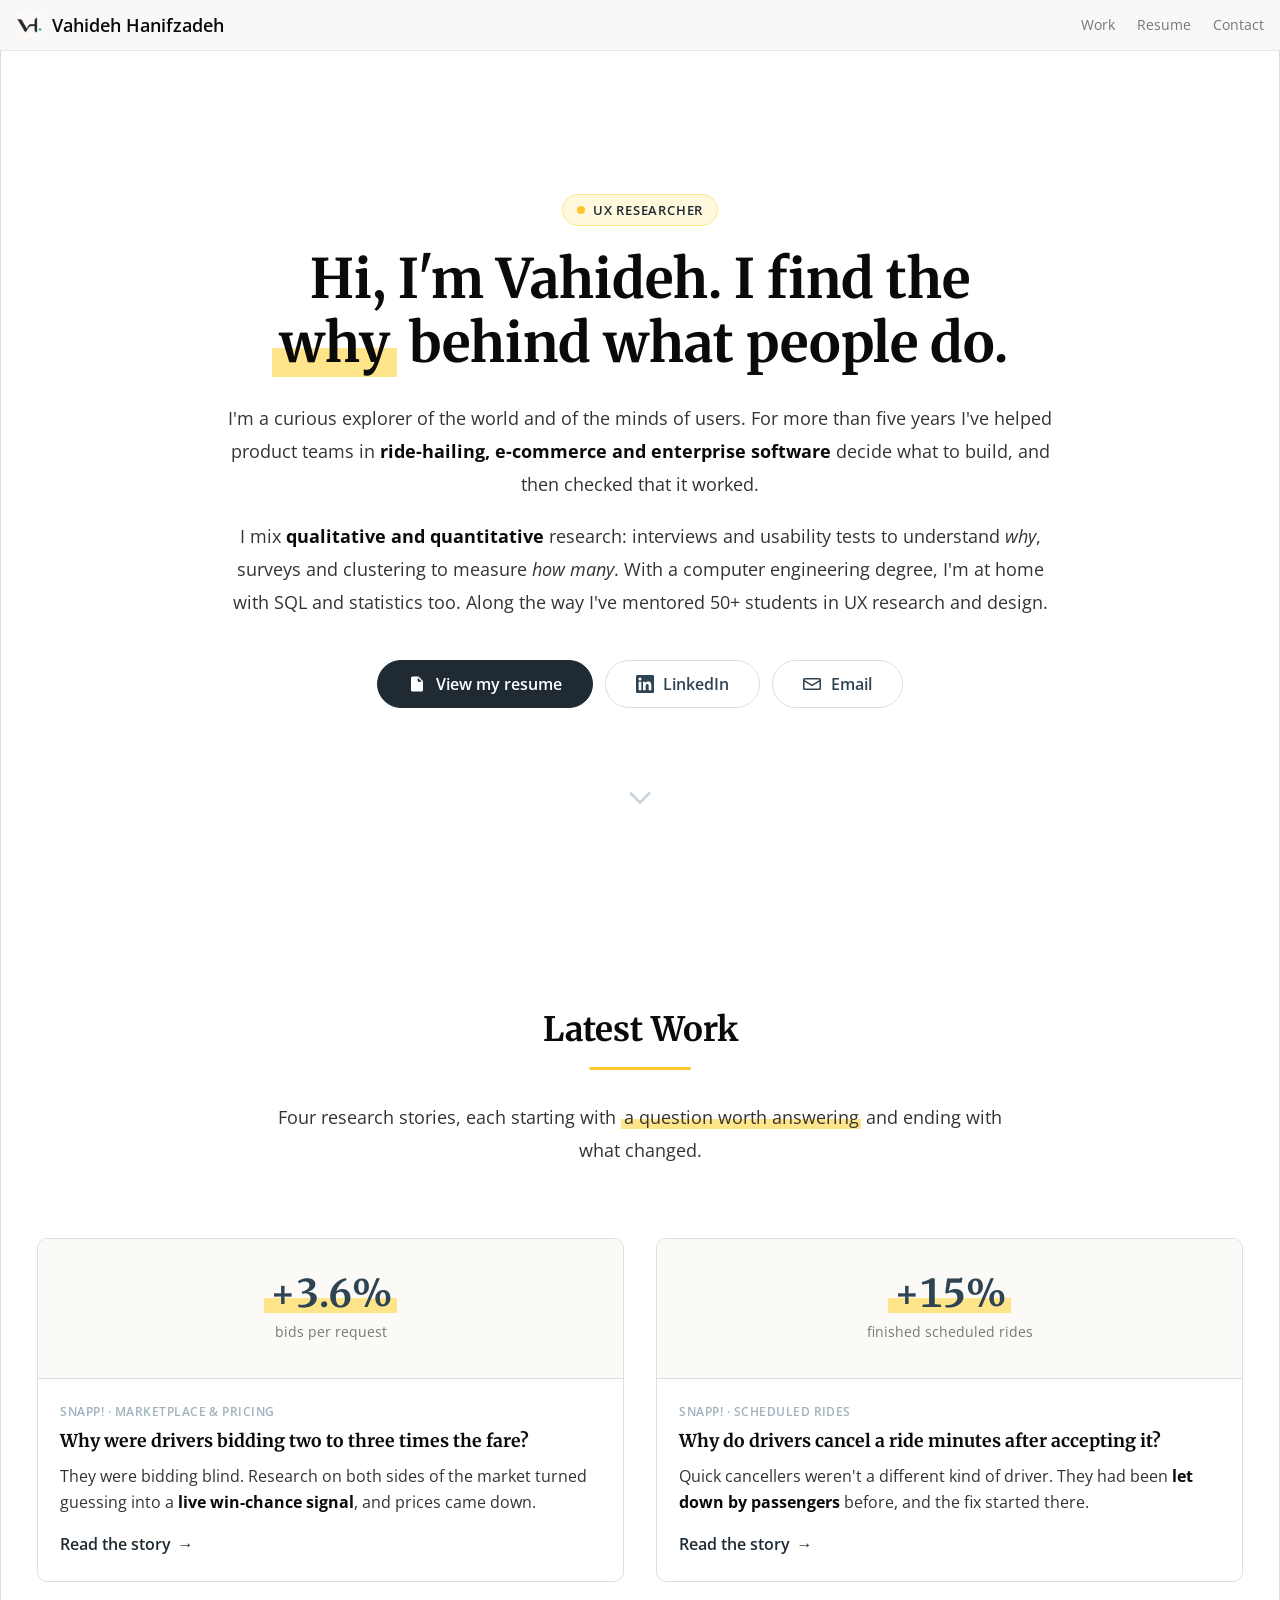
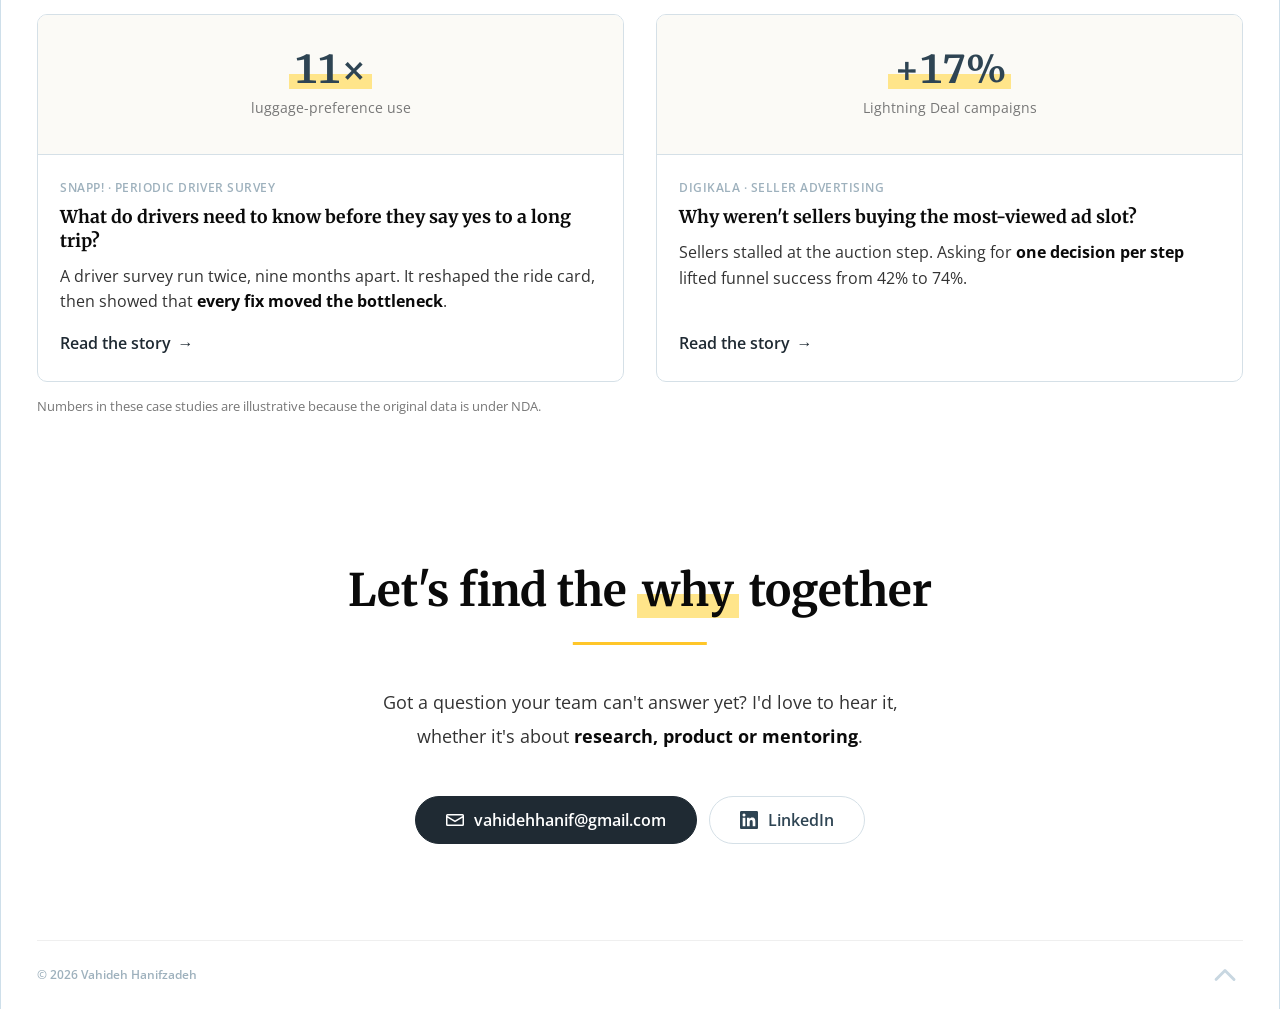
<file: index.html>
<!doctype html>
<html lang="en">
<head>
<meta charset="utf-8">
<meta name="viewport" content="width=device-width, initial-scale=1">
<title>Vahideh Hanifzadeh — UX Researcher</title>
<meta name="description" content="Vahideh Hanifzadeh, UX Researcher. Mixed-methods research, survey design, usability testing and marketplace products.">
<link rel="icon" href="favicon.ico" sizes="48x48">
<link rel="icon" type="image/png" sizes="32x32" href="assets/favicon-32.png">
<link rel="icon" type="image/png" sizes="16x16" href="assets/favicon-16.png">
<link rel="icon" type="image/png" sizes="512x512" href="assets/favicon-512.png">
<link rel="apple-touch-icon" href="assets/apple-touch-icon.png">
<link rel="preconnect" href="https://fonts.googleapis.com">
<link rel="preconnect" href="https://fonts.gstatic.com" crossorigin>
<link rel="stylesheet" href="https://fonts.googleapis.com/css2?family=Merriweather:ital,wght@0,300;0,400;0,700;1,400&family=Open+Sans:ital,wght@0,300;0,400;0,600;0,700;1,400&display=swap">
<style>
/* Style based on the Phantom Jekyll theme (github.com/jamigibbs/phantom):
   grey page, white centred column, Merriweather headings, outline buttons,
   alternating project rows with short underline bars and grey tag chips. */
:root{
  --page:#E9EDF0; --main:#FFFFFF; --edge:#CEDFEA;
  --ink:#0A0A0A; --text:#333333; --muted:#777777; --soft:#9EB1BD;
  --btn-ink:#2E4453; --btn-line:#D5E0E7; --btn-hover:#B0C5D2;
  --bar:#ECEFF1; --chev:#C8D7E1; --link:#1E6FB8; --hover:#FF5B33;
  --nav:#F8F8F8; --nav-line:#E7E7E7;
  --serif:"Merriweather", Georgia, serif;
  --sans:"Open Sans", "Helvetica Neue", Arial, sans-serif;
  color-scheme:light;
}
*{box-sizing:border-box}
html{scroll-behavior:smooth;scroll-padding-top:64px}
@media (prefers-reduced-motion: reduce){html{scroll-behavior:auto}}
body{margin:0;background:var(--page);color:var(--text);font:400 16px/1.6 var(--sans);-webkit-font-smoothing:antialiased}
h1,h2,h3{font-family:var(--serif);font-weight:700;color:var(--ink);margin:0;line-height:1.25;text-wrap:balance}
p{margin:0;line-height:1.8;font-size:1.15rem}
a{color:var(--link);text-decoration:none;transition:color .2s ease-in-out}
a:hover{color:var(--hover)}
a:focus-visible{outline:2px solid var(--btn-ink);outline-offset:3px;border-radius:2px}

.main{max-width:1200px;margin:0 auto;background:var(--main);border-inline:1px solid var(--edge);min-height:100vh}
.inner{padding-inline:clamp(16px,3vw,36px)}

/* Navbar */
.navbar{position:fixed;inset:0 0 auto 0;z-index:10;background:var(--nav);border-bottom:1px solid var(--nav-line)}
.navbar .bar{max-width:1200px;margin:0 auto;display:flex;align-items:center;justify-content:space-between;gap:16px;padding:0 16px;min-height:50px}
.navbar .brand{color:var(--muted);font-size:18px}
.navbar .brand:hover{color:var(--ink)}
.navbar ul{display:flex;gap:4px 22px;list-style:none;margin:0;padding:0;flex-wrap:wrap}
.navbar ul a{color:var(--muted);font-size:14px;padding-block:14px;display:inline-block}
.navbar ul a:hover{color:var(--ink)}

/* Buttons */
.btn{display:inline-flex;align-items:center;gap:.6em;padding:12px 30px;border:1px solid var(--btn-line);border-radius:4px;background:#fff;color:var(--btn-ink);font:600 16px var(--sans);transition:border-color .2s, box-shadow .2s}
.btn:hover{color:var(--btn-ink);border-color:var(--btn-hover);box-shadow:0 1px 0 var(--btn-hover)}
.btn svg{width:18px;height:18px;flex:none;fill:currentColor}

/* Hero */
.hero{padding:calc(50px + 9em) 0 6em;text-align:center}
.hero-content{max-width:46rem;margin:0 auto}
.hero h1{font-size:clamp(2rem,5vw,3rem)}
.hero p{margin:1.6em auto 2.6em;color:var(--text)}
.hero .intro{max-width:40rem;margin:1.6em auto 2.6em}
.hero .intro p{margin:0}
.hero .intro p + p{margin-top:1em}
.hero-buttons{display:flex;flex-wrap:wrap;justify-content:center;gap:12px}
.section-jump{display:table;margin:4.5em auto 0;color:var(--chev);position:relative;top:0;transition:top .2s ease-in}
.section-jump:hover{top:3px;color:var(--chev)}
.section-jump svg{width:36px;height:36px;display:block}

/* Section titles */
.section{padding:6em 0 2em}
.section-title{text-align:center;font-size:clamp(1.6rem,3.2vw,2.1rem);position:relative;padding-bottom:.6em;margin-bottom:.9em}
.section-title::after{content:"";position:absolute;bottom:0;left:50%;transform:translateX(-50%);width:3em;height:3px;background:var(--bar)}
.section-subtitle{text-align:center;max-width:34rem;margin:0 auto;color:var(--text)}

/* Project rows */
.projects{margin-top:5em;display:grid;gap:7em}
.post-row{display:grid;grid-template-columns:repeat(2,minmax(0,1fr));gap:56px;align-items:center}
.post-row:nth-child(even) .content{order:2}
.content .label{font-size:13px;font-weight:600;color:var(--soft);letter-spacing:.04em;text-transform:uppercase;margin-bottom:.8em;display:block}
.content h3{font-size:1.55rem;position:relative;padding-bottom:.7em;margin-bottom:1em}
.content h3::after{content:"";position:absolute;bottom:0;left:0;width:3em;height:3px;background:var(--bar)}
.content p{max-width:34rem}
.content p + p{margin-top:.9em}
.tags{display:flex;flex-wrap:wrap;gap:8px;margin-top:2em}
.tags span{color:var(--soft);background:var(--bar);padding:.45em 1.3em;font-size:14px}

/* "Featured image" panel: a figure card standing in for a screenshot */
.figure{background:#F5F8FA;border:1px solid var(--btn-line);border-radius:4px;overflow:hidden}
.figure .chrome{display:flex;gap:6px;padding:10px 14px;border-bottom:1px solid var(--btn-line);background:#fff}
.figure .chrome i{width:9px;height:9px;border-radius:50%;background:var(--btn-line)}
.figure .stats{display:grid;gap:1px;background:var(--btn-line);grid-template-columns:repeat(auto-fit,minmax(min(100%,8.5rem),1fr))}
.figure .stat{background:#F5F8FA;padding:2.2em 1.6em;text-align:center}
.figure .num{font:700 clamp(2.2rem,4.5vw,3.2rem)/1 var(--serif);color:var(--btn-ink);font-variant-numeric:tabular-nums}
.figure .cap{margin-top:.7em;font-size:14px;color:var(--muted);line-height:1.5}
.figure .list{list-style:none;margin:0;padding:1.6em 1.8em;display:grid;gap:.9em}
.figure .list li{display:grid;grid-template-columns:1.6rem 1fr;gap:.4em;font-size:15px;line-height:1.5}
.figure .list b{font:700 14px var(--serif);color:var(--soft)}

/* Grouped work (unused) */
.group-title{font-size:clamp(1.35rem,2.6vw,1.7rem);margin-top:4.5em;padding-top:2.5em;border-top:1px solid #EFEFEF}
.group-title .label{display:block;font:600 13px var(--sans);color:var(--soft);letter-spacing:.04em;text-transform:uppercase;margin-bottom:.6em}
.group-intro{max-width:46rem;margin-top:1em}
.group-title + .projects{margin-top:4em}
.group-intro + .projects{margin-top:4.5em}
.content p b{color:var(--ink);font-weight:600}
.more{margin-top:7em}
.more-title{font-size:1.3rem;margin-bottom:1.6em}
.cards{display:grid;grid-template-columns:repeat(auto-fill,minmax(min(100%,17rem),1fr));gap:20px}
.card{border:1px solid var(--btn-line);border-radius:4px;padding:1.5em 1.5em 1.6em;background:#fff;transition:border-color .2s, box-shadow .2s}
.card:hover{border-color:var(--btn-hover);box-shadow:0 1px 0 var(--btn-hover)}
.card .label{font-size:12px;font-weight:600;color:var(--soft);letter-spacing:.04em;text-transform:uppercase;display:block;margin-bottom:.7em}
.card h4{font:700 1.05rem/1.35 var(--serif);color:var(--ink);margin:0 0 .6em}
.card p{font-size:.98rem;line-height:1.7;color:var(--text)}

/* Featured case-study cards */
.featured{margin-top:4.5em}
.feat-grid{display:grid;grid-template-columns:repeat(2,minmax(0,1fr));gap:28px}
@media (max-width:620px){.feat-grid{grid-template-columns:1fr}}
.feat{display:flex;flex-direction:column;border:1px solid var(--btn-line);border-radius:4px;overflow:hidden;color:var(--text);background:#fff;transition:border-color .2s, box-shadow .2s, transform .2s}
.feat:hover{color:var(--text);border-color:var(--btn-hover);box-shadow:0 2px 0 var(--btn-hover);transform:translateY(-2px)}
.feat-thumb{background:#F5F8FA;border-bottom:1px solid var(--btn-line);padding:2.2em 1.2em;text-align:center;display:grid;gap:.5em}
.feat-num{font:700 2.4rem/1 var(--serif);color:var(--btn-ink);font-variant-numeric:tabular-nums}
.feat-cap{font-size:14px;color:var(--muted)}
.feat-body{padding:1.4em 1.4em 1.5em;display:flex;flex-direction:column;gap:.6em;flex:1}
.feat-body .label{font-size:12px;font-weight:600;color:var(--soft);letter-spacing:.04em;text-transform:uppercase}
.feat-body h4{font:700 1.1rem/1.35 var(--serif);color:var(--ink);margin:0}
.feat-body p{font-size:.98rem;line-height:1.65}
.feat-more{margin-top:auto;padding-top:.4em;font-weight:600;color:var(--link)}
.feat:hover .feat-more{color:var(--hover)}
.feat-note{font-size:13px;color:var(--muted);margin-top:1em}
@media (prefers-reduced-motion: reduce){.feat,.feat:hover{transition:none;transform:none}}

/* Password-protected case studies */
.sr-only{position:absolute;width:1px;height:1px;padding:0;margin:-1px;overflow:hidden;clip:rect(0,0,0,0);border:0}
.locked{margin-top:4em}
.locked-panel{max-width:40rem;margin:0 auto;text-align:center;border:1px solid var(--btn-line);border-radius:4px;background:#F5F8FA;padding:2.6em clamp(20px,5vw,48px)}
.lock-icon{width:34px;height:34px;color:var(--chev);margin-bottom:.8em}
.locked-panel h3{font-size:1.3rem;margin-bottom:.7em}
.locked-panel > p{font-size:1rem;margin:0 auto;max-width:32rem}
.locked-list{list-style:none;margin:1.6em auto 0;padding:0;display:grid;gap:.45em;font-size:15px;color:var(--muted)}
.locked-list li:last-child{color:var(--soft)}
.unlock{display:flex;gap:10px;justify-content:center;flex-wrap:wrap;margin-top:1.8em}
.unlock input{font:400 16px var(--sans);padding:12px 16px;border:1px solid var(--btn-line);border-radius:4px;min-width:0;flex:0 1 16rem;background:#fff;color:var(--ink)}
.unlock input:focus{outline:2px solid var(--btn-ink);outline-offset:1px}
.unlock-msg{min-height:1.6em;margin-top:.8em !important;font-size:14px !important;color:#B3261E}
#locked-content:empty{display:none}

/* Experience */
.timeline{max-width:48rem;margin:4em auto 0;list-style:none;padding:0}
.timeline > li{display:grid;grid-template-columns:11rem minmax(0,1fr);gap:24px;padding:2em 0;border-top:1px solid #EFEFEF}
.timeline > li:first-child{border-top:0}
.timeline .when{font-size:14px;color:var(--soft);font-weight:600;font-variant-numeric:tabular-nums;padding-top:.3em}
.timeline h3{font-size:1.15rem}
.timeline .org{color:var(--muted);margin-top:.2em;font-size:15px}
.timeline ul{margin:.9em 0 0;padding-left:1.1em;display:grid;gap:.5em}
.timeline ul li{line-height:1.7}

/* Skills grid */
.facts{max-width:60rem;margin:4em auto 0;display:grid;grid-template-columns:repeat(auto-fit,minmax(min(100%,16rem),1fr));gap:40px 48px}
.facts h3{font-size:1.05rem;position:relative;padding-bottom:.6em;margin-bottom:1em}
.facts h3::after{content:"";position:absolute;bottom:0;left:0;width:2.4em;height:3px;background:var(--bar)}
.facts ul{list-style:none;margin:0;padding:0;display:grid;gap:.55em}
.facts li{line-height:1.5}
.facts .sub{color:var(--soft);font-size:14px}

/* Contact */
.contact{text-align:center;padding:7em 0 6em}
.contact p{max-width:34rem;margin:0 auto 2.4em}

/* Footer */
.site-footer{border-top:1px solid #EFEFEF;padding:1em 0;display:flex;align-items:center;justify-content:space-between;gap:16px}
.site-footer p{font-size:12px;font-weight:600;color:var(--soft);margin:0}
.site-footer .section-jump{margin:0}

/* Reveal on scroll (Phantom's "wow fadeIn") */
.js .reveal{opacity:0;transform:translateY(16px);transition:opacity .7s ease, transform .7s ease}
.js .reveal.in{opacity:1;transform:none}
@media (prefers-reduced-motion: reduce){.js .reveal{opacity:1;transform:none;transition:none}}

@media (max-width:860px){
  .post-row{grid-template-columns:1fr;gap:28px}
  .post-row:nth-child(even) .content{order:0}
  .projects{gap:4.5em}
  .hero{padding:calc(50px + 4.5em) 0 4em}
  .section{padding-top:4em}
}
@media (max-width:600px){
  .timeline > li{grid-template-columns:1fr;gap:6px}
  .navbar ul{gap:4px 14px}
  .navbar .brand{font-size:16px}
  .hero-buttons .btn{width:100%;justify-content:center;max-width:20rem}
}
@media (max-width:420px){ .navbar ul li.opt{display:none} }
/* ===== Colour & motion layer: one yellow accent, used for highlights,
   bars and hover states only (never for body text). ===== */
:root{ --accent:#FFC629; --accent-soft:#FFE58A; --accent-tint:#FFF8DC; --accent-deep:#C99400; --ink2:#1F2A33 }
::selection{background:var(--accent-soft);color:var(--ink)}
a{color:var(--ink2);text-decoration:none;background:linear-gradient(var(--accent),var(--accent)) 0 100%/100% 2px no-repeat;transition:background-size .25s ease, color .2s}
a:hover{color:var(--ink);background-size:100% 100%}
.navbar a, .btn, .feat, .section-jump, .site-footer a{background:none}
mark{color:inherit;padding:0 .12em;background:linear-gradient(transparent 58%, var(--accent-soft) 58%) 0 0/0% 100% no-repeat;transition:background-size .9s cubic-bezier(.2,.7,.2,1) .25s}
.in mark, mark.on{background-size:100% 100%}
.hero mark{animation:draw .9s cubic-bezier(.2,.7,.2,1) .7s forwards}
@keyframes draw{to{background-size:100% 100%}}
b, strong{color:var(--ink);font-weight:700}

/* Nav */
.navbar .brand{display:inline-flex;align-items:center;gap:10px;color:var(--ink);font-weight:600}
.navbar .brand img{width:26px;height:26px;border-radius:6px}
.navbar ul a{position:relative}
.navbar ul a::after{content:"";position:absolute;left:0;right:0;bottom:10px;height:2px;background:var(--accent);transform:scaleX(0);transform-origin:left;transition:transform .25s ease}
.navbar ul a:hover::after{transform:scaleX(1)}

/* Hero */
.eyebrow{display:inline-flex;align-items:center;gap:8px;font:600 13px var(--sans);letter-spacing:.06em;text-transform:uppercase;color:var(--ink2);background:var(--accent-tint);border:1px solid var(--accent-soft);padding:6px 14px;border-radius:99px;margin-bottom:1.6em}
.eyebrow i{width:8px;height:8px;border-radius:50%;background:var(--accent);box-shadow:0 0 0 0 rgba(255,198,41,.6);animation:pulse 2.4s infinite}
@keyframes pulse{70%{box-shadow:0 0 0 8px rgba(255,198,41,0)}100%{box-shadow:0 0 0 0 rgba(255,198,41,0)}}
.hero h1{font-size:clamp(2.1rem,5.4vw,3.4rem);line-height:1.18}
.hero-stats{display:flex;justify-content:center;flex-wrap:wrap;gap:12px 40px;margin:3em 0 0;padding:0;list-style:none}
.hero-stats li{display:grid;gap:2px;text-align:center}
.hero-stats b{font:700 1.7rem/1 var(--serif);color:var(--ink)}
.hero-stats span{font-size:13px;color:var(--muted)}
.hero .anim{opacity:0;transform:translateY(14px);animation:rise .8s cubic-bezier(.2,.7,.2,1) forwards}
.hero .d1{animation-delay:.05s}.hero .d2{animation-delay:.18s}.hero .d3{animation-delay:.32s}.hero .d4{animation-delay:.46s}.hero .d5{animation-delay:.6s}
@keyframes rise{to{opacity:1;transform:none}}
.section-jump{animation:bob 2.6s ease-in-out infinite}
@keyframes bob{50%{transform:translateY(6px)}}

/* Buttons: first is the solid primary */
.btn{border-radius:99px;transition:background .2s, border-color .2s, box-shadow .2s, transform .2s}
.btn:hover{border-color:var(--accent);box-shadow:0 4px 0 var(--accent);transform:translateY(-2px)}
.btn.primary{background:var(--ink2);border-color:var(--ink2);color:#fff}
.btn.primary:hover{background:var(--accent);border-color:var(--accent);color:var(--ink);box-shadow:0 4px 0 var(--accent-deep)}

/* Section titles: yellow bar that draws in */
.section-title::after, .facts h3::after{background:var(--accent);transition:width .8s cubic-bezier(.2,.7,.2,1) .2s}
.js .section-title.reveal:not(.in)::after{width:0}

/* Work cards */
.feat{border-radius:10px;position:relative}
.feat::before{content:"";position:absolute;inset:0 0 auto 0;height:4px;background:var(--accent);transform:scaleX(0);transform-origin:left;transition:transform .35s ease;z-index:1}
.feat:hover{border-color:var(--accent-soft);box-shadow:0 14px 30px -18px rgba(31,42,51,.35);transform:translateY(-4px)}
.feat:hover::before{transform:scaleX(1)}
.feat-thumb{background:#FBFAF6;transition:background .3s}
.feat:hover .feat-thumb{background:var(--accent-tint)}
.feat-num{display:inline-block;justify-self:center;padding:0 .15em;background:linear-gradient(transparent 62%, var(--accent-soft) 62%)}
.feat-body h4{transition:color .2s}
.feat-more{color:var(--ink2);display:inline-flex;gap:6px;align-items:center}
.feat-more i{font-style:normal;transition:transform .25s ease}
.feat:hover .feat-more{color:var(--ink)}
.feat:hover .feat-more i{transform:translateX(5px)}

/* Experience & skills */
.timeline ul li::marker{color:var(--accent-deep)}
.timeline > li{transition:background .3s}
.timeline .when{color:var(--ink2)}

/* Contact */
.contact h2{font-size:clamp(1.9rem,4.4vw,2.8rem)}

@media (max-width:600px){
  .navbar .brand{font-size:0;gap:0}
  .navbar .brand img{width:30px;height:30px}
  .navbar ul{flex-wrap:nowrap}
  .navbar ul a{white-space:nowrap}
}
@media (prefers-reduced-motion: reduce){
  .hero .anim{opacity:1;transform:none;animation:none}
  .section-jump,.eyebrow i{animation:none}
  mark,.hero mark{transition:none;animation:none;background-size:100% 100%}
  .feat,.feat::before,.btn,.feat-more i{transition:none}
  .js .section-title.reveal:not(.in)::after{width:3em}
}
/* Wider layout on large screens */
@media (min-width:900px){
  .main, .navbar .bar{max-width:1440px}
  .hero-content{max-width:58rem}
  .hero .intro{max-width:52rem}
  .section-subtitle{max-width:46rem}
  .feat-grid{gap:32px}
}
</style>
</head>
<body>

<nav class="navbar" aria-label="Main">
  <div class="bar">
    <a class="brand" href="#top" aria-label="Vahideh Hanifzadeh, back to top"><img src="assets/favicon-32.png" alt="" width="26" height="26">Vahideh Hanifzadeh</a>
    <ul>
      <li><a href="#work">Work</a></li>
      <li><a href="resume.html">Resume</a></li>
      <li><a href="#contact">Contact</a></li>
    </ul>
  </div>
</nav>

<div class="main" id="top">
<div class="inner">

<header class="hero">
  <div class="hero-content">
    <span class="eyebrow anim d1"><i></i>UX Researcher</span>
    <h1 class="anim d2">Hi, I'm Vahideh. I find the <mark>why</mark> behind what people do.</h1>
    <div class="intro anim d3">
      <p>I'm a curious explorer of the world and of the minds of users. For more than five years I've helped product teams in <b>ride-hailing, e-commerce and enterprise software</b> decide what to build, and then checked that it worked.</p>
      <p>I mix <b>qualitative and quantitative</b> research: interviews and usability tests to understand <i>why</i>, surveys and clustering to measure <i>how many</i>. With a computer engineering degree, I'm at home with SQL and statistics too. Along the way I've mentored 50+ students in UX research and design.</p>
    </div>
    <div class="hero-buttons anim d4">
      <a class="btn primary" href="resume.html"><svg viewBox="0 0 24 24" aria-hidden="true"><path d="M6 2h8l6 6v12a2 2 0 0 1-2 2H6a2 2 0 0 1-2-2V4a2 2 0 0 1 2-2zm7 1.5V9h5.5L13 3.5zM8 13h8v2H8v-2zm0 4h8v2H8v-2zm0-8h3v2H8V9z"/></svg>View my resume</a>
      <a class="btn" href="https://www.linkedin.com/in/vahide-hanifzade" rel="noopener"><svg viewBox="0 0 24 24" aria-hidden="true"><path d="M20.45 20.45h-3.56v-5.57c0-1.33-.02-3.04-1.85-3.04-1.85 0-2.14 1.45-2.14 2.94v5.67H9.35V9h3.41v1.56h.05c.48-.9 1.64-1.85 3.37-1.85 3.6 0 4.27 2.37 4.27 5.46v6.28zM5.34 7.43a2.06 2.06 0 1 1 0-4.13 2.06 2.06 0 0 1 0 4.13zM7.12 20.45H3.56V9h3.56v11.45zM22.22 0H1.77C.79 0 0 .77 0 1.73v20.54C0 23.23.79 24 1.77 24h20.45c.98 0 1.78-.77 1.78-1.73V1.73C24 .77 23.2 0 22.22 0z"/></svg>LinkedIn</a>
      <a class="btn" href="mailto:vahidehhanif@gmail.com"><svg viewBox="0 0 24 24" aria-hidden="true"><path d="M2 4h20a2 2 0 0 1 2 2v12a2 2 0 0 1-2 2H2a2 2 0 0 1-2-2V6a2 2 0 0 1 2-2zm0 2v.5l10 6.25L22 6.5V6H2zm20 2.86-9.47 5.92a1 1 0 0 1-1.06 0L2 8.86V18h20V8.86z"/></svg>Email</a>
    </div>
  </div>
  <a class="section-jump" href="#work" aria-label="Jump to work"><svg viewBox="0 0 24 24" aria-hidden="true"><path fill="currentColor" d="M5.3 8.3a1 1 0 0 1 1.4 0L12 13.6l5.3-5.3a1 1 0 1 1 1.4 1.4l-6 6a1 1 0 0 1-1.4 0l-6-6a1 1 0 0 1 0-1.4z"/></svg></a>
</header>

<section class="section" id="work">
  <h2 class="section-title reveal">Latest Work</h2>
  <p class="section-subtitle reveal">Four research stories, each starting with <mark>a question worth answering</mark> and ending with what changed.</p>

  <div class="featured" id="case-studies">
    <div class="feat-grid">
      <a class="feat reveal" href="case-studies/bid-win-chance.html">
        <div class="feat-thumb" aria-hidden="true"><span class="feat-num">+3.6%</span><span class="feat-cap">bids per request</span></div>
        <div class="feat-body">
          <span class="label">Snapp! · Marketplace &amp; pricing</span>
          <h4>Why were drivers bidding two to three times the fare?</h4>
          <p>They were bidding blind. Research on both sides of the market turned guessing into a <b>live win-chance signal</b>, and prices came down.</p>
          <span class="feat-more">Read the story <i>→</i></span>
        </div>
      </a>
      <a class="feat reveal" href="case-studies/scheduled-rides.html">
        <div class="feat-thumb" aria-hidden="true"><span class="feat-num">+15%</span><span class="feat-cap">finished scheduled rides</span></div>
        <div class="feat-body">
          <span class="label">Snapp! · Scheduled rides</span>
          <h4>Why do drivers cancel a ride minutes after accepting it?</h4>
          <p>Quick cancellers weren't a different kind of driver. They had been <b>let down by passengers</b> before, and the fix started there.</p>
          <span class="feat-more">Read the story <i>→</i></span>
        </div>
      </a>
      <a class="feat reveal" href="case-studies/driver-survey.html">
        <div class="feat-thumb" aria-hidden="true"><span class="feat-num">11×</span><span class="feat-cap">luggage-preference use</span></div>
        <div class="feat-body">
          <span class="label">Snapp! · Periodic driver survey</span>
          <h4>What do drivers need to know before they say yes to a long trip?</h4>
          <p>A driver survey run twice, nine months apart. It reshaped the ride card, then showed that <b>every fix moved the bottleneck</b>.</p>
          <span class="feat-more">Read the story <i>→</i></span>
        </div>
      </a>
      <a class="feat reveal" href="case-studies/lightning-deal.html">
        <div class="feat-thumb" aria-hidden="true"><span class="feat-num">+17%</span><span class="feat-cap">Lightning Deal campaigns</span></div>
        <div class="feat-body">
          <span class="label">Digikala · Seller advertising</span>
          <h4>Why weren't sellers buying the most-viewed ad slot?</h4>
          <p>Sellers stalled at the auction step. Asking for <b>one decision per step</b> lifted funnel success from 42% to 74%.</p>
          <span class="feat-more">Read the story <i>→</i></span>
        </div>
      </a>
    </div>
    <p class="feat-note">Numbers in these case studies are illustrative because the original data is under NDA.</p>
  </div>

  <!-- PASSWORD-PROTECTED STUDIES: disabled for now. Remove this comment wrapper to bring them back.
  <div class="locked" id="locked">
    <div class="locked-panel reveal">
      <svg class="lock-icon" viewBox="0 0 24 24" aria-hidden="true"><path fill="currentColor" d="M12 2a5 5 0 0 0-5 5v3H6a2 2 0 0 0-2 2v8a2 2 0 0 0 2 2h12a2 2 0 0 0 2-2v-8a2 2 0 0 0-2-2h-1V7a5 5 0 0 0-5-5zm-3 5a3 3 0 1 1 6 0v3H9V7zm3 7a2 2 0 0 1 1 3.73V19h-2v-1.27A2 2 0 0 1 12 14z"/></svg>
      <h3>More studies, with real results</h3>
      <p>These include confidential product results, so they are password-protected. If you are reviewing my work for a role, <a href="#contact">ask me for the password</a>.</p>
      <ul class="locked-list">
        <li>Giving drivers feedback before they bid</li>
        <li>Why drivers cancel after accepting</li>
        <li>Making the carpool wait less uncertain</li>
        <li>Can we trust the star ratings?</li>
        <li>Getting people to answer our surveys</li>
        <li>+ 8 more studies</li>
      </ul>
      <form class="unlock" id="unlock-form" autocomplete="off">
        <label class="sr-only" for="unlock-pw">Password</label>
        <input id="unlock-pw" type="password" placeholder="Password" required>
        <button class="btn" type="submit">Unlock</button>
      </form>
      <p class="unlock-msg" id="unlock-msg" role="status" aria-live="polite"></p>
    </div>
  </div>
  <div id="locked-content"></div>
  <script type="application/json" id="locked-data">{"v":1,"iter":600000,"salt":"nZThosGRY5y/zVwqJGZMHA==","iv":"ca5WcA8WgG8NTrml","ct":"tY5lrOLlPWgzdUgz9Exq7lNnc1GTdVRQfgebletpPRQ4fwZmTW34vPjOGZ1I4osvaDRHHHIn++w4gmk5WS6vZcIKgZXrlJaHiPAgC38e9V3AscM5e69GLZPbkMyWO+xJOSo1mqFmCxcUNW/i/W6360N8juXxUVDaB0Wvi0b54lYJmkE96bqYldAen+UE+daP2R085m2bq/1YtpF12fTMED22M7rzeZr1zfbLo+OuQUk0JhgbrwM3ebDo/BpRkaaS5F5rXYxXCQ+Sn9H10OfNZIc4Xj82EZ2uJmut9MgTz5Vi9DJRjcmqcnhMcLXhdk6BG4EEL52oB0T1sxWgVAdoqiqolD63pHmLdz1Mpxr4fRvtckvN9D/7EWkzaCvVcTK8c0vGSvKwm72KB3ibAMQMQWJ+c9wkcyIRjn2xUQRmD22ezvpOztuWURiyQZx98DWC3LjGbyhmUsSqgBLXWvDRALhjzd1zUpbwVenV4OcsfKT8VxcCydMGNEpvF3qgQMNsd4WjVo70BZGcNvpsGLxChlZ1i/qpcc0XxbnnWdMJc9RzHMqJKxnznYGNXZhgmramvB8BTs4Ed5sFkC/lu/4F1xbJYSqiihDfYu1AwCegjeH7nHdPMSLxQJ0dhd0dMA2Ihm3ZccBFwIaWp97+sjxpO/fKM0lRn+SxqOGiW1V5380Fni4I6nX2ef6PvogHsFSTejGqQ5xlEZ3btSYmv+bYPVaaW0roEFlPewvH7ceOm02TpQNvrY9maO/x15H/H+3otO02n3wiHyhrkPPeC7ZZppVLUuLD9iJsVhGuXJhFMofdF3RbBzkrQWTlasI3jpsatkjzSH/8Vdao22YTy/WRfNKKrHYQVRNyBwpjRJvbTNh9nryb41nHqoCHEEQnxxGE/BpiVku7ndjdSZtj6+J4Fv07OfSrilIQKq9cYTk1VWT/FPWI4KIufJA1LEL8Bhcooauc+E6jhKjoFcQsKoK8DPsrCOFXaNLCIgM8xZj/s7uevFeSgs7FYI0inxAtO76V+Ktv3oW04RYfVrJoqejQ0gNp/iKdxZutuX4Cw3PXQUP6ktsehaZRCuwLFqdib69cWFSq5i7HZMfIt586kOjiDV0C7d87QjMoUvAfTKnx9CMchg8ZXdfPbUwr/TVgWPvOnS8x4+a8pr+RwEAV5T9tjMlJZ5WcoPze10WjL7kBpVJ4qta635XgWZCzdBhRftM4kHe5c1YF9gZr1h5Pl0HQqdZv6yigtGUbx4k0bklr0ecSPIcwT8OeJrp2KPjN9neYcG0l5uVY6IG/kc7i+Kyirxmt+o9gSafNz89L2qqnxsFOqZY1kKWv4bf/xIwvynJOHex5x6pOwJrsi3Vfk9NexEzn5vQ5DWQO7cHDg4ApEUMpJzeY/1i7jly8gq22z+feIXlgXZ3GETy+u1vjYH6zv5857D8X3HU8heXDJ8CfxtVprBTYkCsizSn9EyjZ8VAcjB2eXYz6XxE1MdgDCuzorxoJbji7mwbrb2cav5FhsSp+SVE8EpIxPNRvENA46rITZUJHiNatMIJuzxuWIRkcH+CVF9f/Z2juwoaNCy9OEa8/4e1ll1f2gvnpWwouCaIPHqMS2LeTrjhXcp3TwEUUR7efg2MuAOeIeJbwCq0a/CQSbxkEVo5wxaratBcd2b//ctrHkB6OjBzfKNB1CmLqhpGeGCf+98eKBBj4K8BTYYevT2YLAWnmlkUpxka2nBpWleDsbmH7BGVWG73IJQ3Y9D6hIF5MUoVzI7R4JI9VxVK6nW27KyfuO0xzOM6R64+cTxafpaAidxqn/nZS1wZE6MLDwfI08pmQwteZpqGOvLegb5CoG8z+1swzOnISU8hojoutb2hg3sSQ4PCY2IyL6Uy8WfGELCaBA52dw15Xoy0GPI+XFxIR1c6ftMZOJ/0thMfe4YPfEBROmtnCgWe4J0j7F/[base64]/x6mkPy2r7mkZnVp2RH4NYkHGfLWlKbG+MFghEISiD4pkHMLSE/aSiSdvCTm9acXoAhwUE+o0AQxy3qLXdo3IihFy1BWLV5Dy7v2SvHGZUCD3saqJOQsxbCs0gjqy2YHwep0I3l/xGQlDMEU9b7NLov8fSK8Pfbc2JFD2/JONq30mg20qX2SQk30cjgnjDdrC8B9cNvIEXr02bb2V57I1GS89hDyGBoQzM5fRdj7VRpsyAL5jha5HWpZi3VWEyGxz1xrnjCA8djXU7fH6Oz15ebgIdosgCvEf0EzKW4m1jdeGuZVJivdmgcFgKK+PUCKBLwvC1x1mYM/bfdHTi7N0Oqtd8ngWy/XyFBSD3g4F/FPB2aVKh6Uwr4qKp0ZmliprWlp690joxP0brQubygi+jyMio8S31N036wvd1bnbOkej17QqKvMzTOS5qAlA8dj62Wx1Szhw5TYioo3Y83+BUsWEbCVK71fcAEKj9aFiU/RZdYjPVeosNnXJZiX0JEAcTMH2VxSnSaktUlBaE8ZiLd5T1gBO29rSuOSbE7vWARuGeTt/zq8U2ab5kze0dRTcDkr6fAx2yd3JipozMWQjqFPwllEBsS5r5ywI6eDv4R5yHye9K71gCPj6IbEPqYeU/UhSh7HG/X0zos13B3J2pPQzg+DpIW2bPsRq3pHWPqqvxjWvZWQIe/WgwpuwwCMX/ncJz9fePHSvrSlyFXnvr5ucHDwxc8LeD6D1sB8Os+NXDr8c3yrXzQvQmnpXKpw9f91RMpGC/y9O/[base64]/kNCOClmhR9dopxrTToLSukTi1FCdUDNRiLT4NPcCfJtyM76pAZBmAPqA2cZnkxmhV2QaBGc75v7TpWCP4Ed8jW4F8dimNV2SyGEji5KU1MOgfLduSEh9MytQbj7vvBnKqlRUlY1zJIEBfG3mZOXtoR6a479m+sBBqoV4wu/lLocHH+m2G8kAyFr+kQzsrWl6n9p40DuEAQFdRjmIRtxZ3NQlWr0xGumlOIuu3II2VFDeKwnbxfDdSgXrdMjdEXlXqqvuDZeaNPGUyZ36hQT0aelobybzQ+iiO/CUBBoounkJ8I0EiedFY7985QHXLUbaMh5qFeXclghRZb3o4Zj6Qv1UpAITbY3Ku/0Y2UQj0RHa4u9Yd+3oN5RTOyok2fAuV9XlCMfYlmynoaOaL0Q0ecCsL6/ZyJIvftAN4l5z8YDBmaN3lskz4VkLaz0IXnmnxcTOaHe9ybaPhl912ulBM41RABeufTdmAdtw+nxFBvi2Uv4IcnVjK/wepw9jBQMU5Yp8vGtaGEzXamyJEcLFVVWSLi33Q+J+9WnG6XSPQW4z9vq78VoNeyt4KR44R5eAmHQZr0oo/C3YJakOobsxbIadOAQsBsCZDl26ExRbUm/K/YoRNdZ6SgUVocNTjYYZDqGpowU3lhu7FNGd1ypueC+jjqOJn7smi1G6iHAkcB7xgn7IRGNgqP6rY2e0cE/dhMNWY+yQX+kh32OEZc2P1HztHjxXG4au6nYgL50foFwJeDHy06xPVU7RL/SkMAVIFnE5EEXj/kVrOJRveEuK47rCFt9xWSL1b3Sx2b9ayaa0eH2szSg2sRpMSjYbQUj8jxIaLCFbKoJkYu9XmT7nWhm95zxZCEj82ZuwevVGFjnQ9XFdNkgC1iu6SyAUfW66zJP/[base64]/BZlxeQbcDHJiEB4o7TFQFXbibjYf2o5FhkhW8g8CMeDP2jHuRW1Dgw1o79kDl+eXrwFTy6yxopgpiMdeVoiJGblYZ9fCEx+qd4D0xkLsQ3lSk+EVE9jvV2/TzSJ4qxGmoE9mYFuUlHKMiaYOT+z/[base64]/fRyebt+L4+ov6XOfD+0+xhr+/PmyeVIcieXhahFpKEnSt/5RnpQCQXY2hSOsnysFB4IWmah105OtCJzwVRziA5Soq5MdPEYmYjj/59/Y6jCY1HvD4R7a8+2AYWNsTBr0GjPbUK3y+84poTJVl+X1GGTv8+yzxF4NT5gfu2NRW2ap+JZp7+cmvZ70beThIOf3jT6JwgdfEwBL4KgvNduzDI2Ygni/jBrfk0fLin46D7T8ukDWLLx7fxlAatl/XlMZorf7Qjsrz91Ox3C07e9GEUPlDxc2q49q3GR0ZZl7GLWtbjAShh06E0H/4N5wkhznoZsSZ65aUeGhmxpZZJxSSp+H+O2ANpsEN9jLtpY7o6B2X9Q4fHFG/pL9dlSuDqXwJUVNTHBdtPR50uS9/ELMUd3RUcN2oioVpvfPoo/OeKWO3YwS4KSLePpef5wYxVZHJg6jr5XLKW0lo2GnBIf+aa62PTNzCaaMBkjBLqpFVOKyBNt6sKOBIWN3Fb3Lt0rnRY8MKCIu2R8/yF4KekK/LBnpBBtx09dOWuVxIUGBOT9VZZfMy6KqNBSFzhF1ykEk0QOhNUwBPCLlvJTfjQIOfalMym8NQrMWqD7Zu8vx5Lsc3GYI5Nw3DNTZ89bPC7K5yz6e9LVS6PC9lAWQBENqprYyyU+cidP9fCdwH3YpL7ifms3VnxIGCoxluBIGMkBycQUmxV9rENVa0B5/r9S827g+VE6g6uLGMyd/ERw7uGYpkTY7dcu39bd06Y50u7CqDrHSgsxXJaPsyAgtCE2oOxl5ecXeL54UwkTRD3JCkM7ZIlioqc8GmuCu6rwl3p1E5eA56lVYTowugbjvr9SRv0QwgTeHAoJZ26ysBUoCbBSrtpsMxhDDBZAW7D7tbw+/d6v1lUQtj0cgmfycdxQnjbkioixBmEMJhgOTdjro+dMT0C7gImyEz+4WDS7C4yJN+egKpryqOnIsLvy92Iw5H/e2JPib+xpbhf2ZiIb/[base64]/5QKhgef+P/W940A7lCi++mLFvuM53qadMdJJjLL77c1r9ZH+oAfjsSDlRViWUL1yjeIoYhAfUAeo745okr4YEaXYoKOSyuXFTLDAMwI64v2tC9W4kWScW0MtvIxBbhdsVMj7nj8iiyzjHO06/D79BjMm2IxPUn0xfvvm6uPIq0C1gkj1mD9LGrCs2mzAw/THbKNictoyqJ+OuGMZE+E1swrrz1W3TmwYl47k2hN6ne+90/zIsaSewPJDL8eYemEF5iEULMQBl4UM5u0ws0aA5hWVmFp5PvmZkQ0Q7z2njeVDdkUdbFlkLIaIGXAFBUKrIfnbbAWGVHCxORxckF2mMLM/AVLLyAWZWp8ez3mWDseQxeiU+Lj5eJeYLx0h9NnkgNYtiL/gxmCO++64NFhusyxouyzzYf7mRW7yZ4PDgMf4hjj5acqLKh+DF1advhqgUlwNNICbl/GlShHZVHbrb+czaihcAaVRkJrw0HMf6F0zvPuYds6jtlMFUyS9kwYc3CzSIeRctXbB/URnyQOcm6ei+MupKBhGUNc6y+rNUlwFNopf7c32sA8DGwDA7svnTvRgzX98MrtRpIHko/[base64]/kxRfgxyd0TJtAqZjN/MhL1AdlvDhlgLQsd/MxMhfI/DDTZXUrRttLvMek7WJKKDY0LxJ1nxLTUgGK9L3X3kfh/ZBUldiigyPSQ438epgmye4UTxeJDlbFz5WqkdX6tkhBkGgL+SJacgwWrG0iAgvOlMqPePAGQxprweUR7vF+4sdhaYBmQZZcMmSep0whdr/MByc8ALCHFyv72Dbf64o8MlvVRveyRhquHzK2g5+olddR7tBsJNiZoGgD/wl3aWvkTmNd1xF2JUuRQe985BcxCtvkMnFwL02WYCJSEx5izIlH9KD9j2UTuxPU/A+4e4y+9yI8U/C3pr+bCxh5eIkxUALj5oZIzQVrfNSwqw6rXM7dirXwbJ3pKOMVVxkaZWEJ2lWsPYds5UCqin9ujyj5VGFph+RrLaR2Yz7sxttGqbzDpdF9wt7P6mm+srYZSV6aE8MkdFg8ayPVCQvy+gNTuLWpEcmdrRkKtpzi0OPxKnBbdlMxSFHbshnlTG/ikd7a2AVaUEUKT8M4XOej/MrIGKIWIZjZW4vMldYsqu+p+iHtxCCTOBO0PSRDwICWwoKY21xyBdQJxGAYzsSF5lC/3Px4t4lG54LtOqLoNhMOc0MvPcRkxWJTFlwGAJQoIM+qFxaQlDHcbcPif6yTbU2KBYVbdD7jVkYZb/6AQxAFBKrx3GLyX9Et7sTDypaoDN0sDM6fV/jHDD8uN68O58e34BDOmFpHM6teDS0mGxn4Z/yc4aASl4u1ySDh9HzxicKl7O7p4dURxEpsdRiQFhDyw/FPlxStcqHJm3Nyn8fPye0FjjCB8G5+6k/B+dQzNkXEXkCWAPJ02z5hH3Q8UFwwAk1/bipoTDluzJN0SdJydbqAD+tnzIcHuXJnAV3le6hoXElwRoc3n0rNSYUW2iYqSgYFN5EDHRmbZFjkncJXEghxLfCdFq8wP47p9JZbKk8zIrezSGdF08/vx/[base64]/HQ06KDCGTFMrHJCO9n1AUzrDRO6ZX1qE4SA+H0ag41fTyCHR1KkKA2MpG45YJMamMsh4Qucu8vYXqxdxVLGm08vJQeIE6quaKlimI/Wefq3BMaLUqy9TT1iFyTEl2qZpIWtxTadSVPQBcjcPmiPApyZG5qEihqi3LBPER0ewA+cQ84COlA2Cz4dqhfD4VPi59HxMeyFLKB7qJ0YeaPjz7w2iOtDixPA/VXQ0eJ0vRd3Lj0HI2tNgVRxDQp0XKqqaG56jq0axV+pHNCGMWqox15jdNPxT7CkvEwORoZwmZpFKiTPYxWkqzZyCh/X7wVnL9rgcLu9F3ru0GWsxmRDVvh2M7PltBZ+g8DkrV/EOCu2iTIn6Xd2u9rYlB3rUPZ4dBJ+hlMjTmuCpuZdkAoi6Af8qpuzRGBKAmzWr/efEYS1ShvoKqVesGv4CixWiz2x7QgU8BqO5B1Pf7R0TweufaPCPWvqHw775iizTyuu+aXnHU79a6pjIkLc2T9mKzccm1HoG2OK87L9NDmE68IU7Tu65yUPzfncFlHbFx8MRrfoT7dN/Z6AahU/+PM0pIP8Q8tj5Ko5I6cr5reYO7zeMdjKg847Lc33jkPdNWm3EnKlBeF2GmcDU7AVNQ7AWRVd4SFgcSXc2cB715WhV/vfvr0BTy7P4HA2ONUS11hF6ZygY9XHO6eZHzF5uPLvL/QmsFyMMVFANg5sM49iU3IXk+9cp5Z7xik+PF1bjl8PIeECKzFopyXqUtYs3Qb/tuKLannRppKmGmPqVxME3G2S9BtSHr+KxRVW+sU2kz5JQ7SEMP5QvK3do+XSILmGsgwkfTyU4ydXCCNdd4RCqFE8xINl2ybYSGa+XA0I6eDXphXHk+oMEQLJ9o1g6cRB+AhM+R8yyCIlQs1Ed6lNQyPidkTLTIUEZYcra5eBS/ChdbrSC+9vo73cNMK/RER0R5ctwiEN0/iIIOr7gG3VSa3X2erHuzX1jNrSFQNN9+4muuJW8hB5yEg267hqpAhkBm1PvbagSeeZ9dZ/0hvkGZj5zXmUtOwI8tELUpVarX00z8HI9pnaZHK1QG7en8nrs+eaJVOVTvttLOZn/WOjtx0q8Q2uo0xe4GOqusGTOv0Bl3gV/csK61/dBOPcMn3rQSwUeir707VH4lHDFlJkCwJ4v+sWAjPyrfY9myptfpXGqQfxkg1R24jjmlkXAq3M/+UPuizXR87AzsQak7IaeWSlEEi3l2x/OvUAJ1yUw3v+KnmsBOe09tje2xcNYkeqbw5RsMp7OETpm7Uon3ZWFg0n0mJMzQqLbo72C+5rl+mShG4p+xOLUONGyeko778OTdRSmhXP2uRdRReyQ12UrJH+0Eqrk6AbgjKwx0+1aj+5D3QARZXJ/WsY4rxmjT38edgh/KY43CX/Wy2rmfpgdkTEmHCE3Ui59rECBjGJCOC/hDGPVRP/wT7FVHqGEoEA3aL8Zr1GwxH04QLDCGRYb/hQAEkZ9Ms8cMA67DFTNiqgDueGLROiPGvVWjcrPQQvFsyQ/FHdq+Rg4rG56mH50Nf12N2do8XNJQeCx0yxFyaESIl6+yxBL8nn2n3SoR3bDTQraxdVDc7wnLuevIhHwbSn5XqQCofDslZ0RiBoSA3AwmEvNrI1zFiqCsRmhullf4/bCTJSkM7/VaKm349qeW5qB/nGTZd0CgxAelFP8IIj8uVv95BVp8l7GAcsU+cdtunBrzzo1sDJJ2Ydk90BBjgctobtrKHmuQjJSS901IeZmn5L6eknTS8X7bUe41sKkYfbaNBs6Aa+U93HsIZTUYyTvirzepxLfMan3NUjYWZTMiLDqHPA6rTBEHhU4ggblevj6Rgc9YuiIt+xzn3OkiB/6EU6M0pAo2XoYmOCwxZJvwGi3Qea3/j6gwkMiQtHByb36KN3QWmyoBOHjRJUFVU0wAtO2WQHGBOJajuUdcUyP2rM4nuhTb1MucHaBwQdyVYfoEJ+tSAu4USwrwCFkq6H7qoLcAh248t0AZjnL0PSu5Ub94ZC2kRWZMVh8GPwbT25+IXl5umdmW2fzBH/h0V0Tyc8eAYPfxYC1rHmA9Ew5N0YvvPfdImOEkRySU1Gz5fOteF1iK1P+KmPd99ZKQAIj/2KSzyYl27XL4XyNblaWRZkDrTIxrg8xaIEB9X1fQZa8mRilzi6CIPzQN/dfpX2mmzjROZqnE3xikkI+CIc/ZgYztRmwUS0ksacF+hAd8Vk27lvc3lexru5P4isPncmmXAB7wcnCf6CJPPc078XCoNwJWknrsGJvS67PBq3LsJ7d3Adt1pG3swg2R4DvMpINJsvPndvz/9FyzBWQzNzx8y7xnEzP6qQpkgKH2FvELo2yhZdbOBfkO8GK73F+qhJUSx6dIAs5f2WeA0l4twQntWTK9m8anIHhq5Cw6oaplFcmhSS1e3k03dU/Z9iUkhrOPkVP2C75WhVrJR/4Pu1xPxvWzCpbkv5iQAc1zwR5BqrBOtqP1+gM1NJwBpeCsMD5Q3nctKRQKoYS7spC89SwFWKtzfczI/0Odu4qMHU0Lt5dqFoWBtBNRiXMnvUbUvfakZNzs49jg/8nW/W5Ahs+A9ipp93ka+89x3b6uMgbuOGJ7QLyb0ZKKtso6+4TNlOzNvV1IGC6XAjqWH/7Ea0RWIbFlXC4gMhA34OFLqUcragbJh2q78ksz6sw/1qAGOB91gsXFap7YE6QlnIFmBv4LechGWl++nn9rPUonwT18iUQ4HAk44kQcDOm6lNxuDI8qmW4eeFR5GJ3CRzdvcQKdIA+/2gOtg79sqh2nuuD0fkCy8mGEA7VSouVRaKOVCv4ld47a8ZT1SPwMwbVmTIENV8jAyHRTodUtDhdl67YShSFDbddwNaloXxwys9e6cUnvT2837Y/NdF9X6cl2HQ0rSu8Rc5sCdgijJSoVoilK5sWNPswiBPFMEYYnirCrT/NCb75kXKq5uvgzUjYRAEGVOqli7r4urdvvXHaDtIwRX916l2tKvkum5+1edNHjk7hbVslB08Ob6fCj3th1MGF4Pq0/c8BamDe4glg5b7pdkBGxM8S6VfViBVNTVxx9NsKjFFi2PGmGeavs2xCG6+ufocG+5HFfB6u9sQn9cJM3nf/5E/FkQ7MzR7O1c2DVcYWj4Ri5KChbhgPiQ7u4tBlJiLjRVnpFQIlhBoFsLUlhgWxe+QpSccdd1X6E738TZGgczVo+Y9uT7E94DV0l0z4tQcnWzd/FzSq6zriXcqbF1g+RG2N1fRRBVsYL+Zb9b8EnSvDHCK5RmzMlXLL1CUh62zTaA+JYR+vxUBUHMV4giBtR0dm7lk5ISWp8YSI5BqdS/YebRhjl7nbWAWx04jPPCa9TFSpmDkdRK/mlRn6UDkR61/uEst6Sj6jQ6edJMxh2+e2XY5RILxX3Qck8jYdASpF2W1MH9j1g9H1XSKuH2ld1Vxm1Jdhp7/JH7nQxyFxfJDoW+SosQwu2DhcB0sTfUGyfpBtbQ8xd6a5R/TCmdFcE5cI67cQilqJ6Sl1lxGUh8UGQV7iTdVPfZB4w5Xa6D+a5PC4d2bbF9BUL0h/[base64]/WInnisFozDGNpjbBKQBXxy9VpY0CV+cdBwy4Pqz6QnBqduhWKMieU7Exg+mCyhH5ADl/[base64]/Cg/O0y9oyYGDhnfYadMZqeEQQGFlveTnSWqsuLFOJ4B71uw02jcSp+YurlIFZWpw4yKVIyl7hBTB/UP2XxFJ57Yl/zCvR97KB2bCewPhhq2CH0XFOiQLb8bSzJRTTuhZ79x+r4Lnmz5rCR04xU5iFiDQKRDz6GNSGRpC/46l3aPJdnTzMTkKbWOwwn7IgxZSDUPTrCIQmuw171Eqk1dNmlonCZG1tCqKphmErxx6H/2hDESdmzT/2ohjBNG6eTKi3Smm4UPzcwpkdrZGVVCoWzoMQWiNNMuOGFCbcNjVgZC7ouuTmCfgilP0l+21Pd9MDEe5UI99QDsovXrAHDP5IXmlK+DwrlX+AM5TflPokV/5vOobdh8OEdnCs3q4dVbEBLUIrHGRnjTScSsOvZMxTb5NZJDBoTFi/EDOwW/UShUxuS18nspRgR3D/27Fd9xuceGsKIlw/0TtYiBoApgxj0SPydZ7DW7PoBZG5F+oFMrlrPzVhYf5wN/2PGXWIhvLdYPo7C8vQ7JFe6eLMbQxpsy+SZThC/f8NvNm8rwNlwtYufJ91L2Qxpy34hwxFzl238FL2/nwq8w3phuRV95FS8axeR/umnUHxmg2/mfBK03PXWtp/MmSZI3oEeziQYWajwb0B5iYdcCdt3Bh7djWJyqgFMHkIOj7f0/ecLbQ4/r7fMi8jrwCeNjOnqhqpsaBPXigoHFgKeC1Ayu/k3NF9Ge24UQq5uzLFZsYXU9gk+kG1uvNQlMs2qmGJfylXNWWBJS4HqYSE7gMz4dlnCHYZ5V4YpE0JSO/[base64]/TBbNCwQmGCu7F5WMPs5Wv0UBltyF9b9L373Vw2yqCJ95THt/9klY+3KfTaaPWo/KUsjBWFdWoyTq293a7nQj43e/OP9TKRdIranW6GsrGlUnj5YpdsdbkBVFphZpjSxlGEOeFHotOC13t6miSmBryejAVViH0xu7RfsYqfvBOcfcR1OgS5I3eY6ll7Y+Ss14ez89OxFiOzSXIEnToWK1xLfMDnvtv+TDYhNGE+5cjbXg89smQgssNx4HJxzYaHWn2/liHF0TQZxhHaIC+T/evak/iX31JhvBAI5ruPzn9XaOdggbV3+ln/4Yarqowvw9bOQSLmf0yB9K/ZmGv3oi7L1VecIDvy25TicE7fGLbxDPXkauAZYWlGf6mUizXmYeIfEnr8RROZ1AQcZABeC8qbMunQy8qrqoj6xOiV74SKJRsKED/yZB3KmlhfeB6/uZOIhdnuVnbiI3WJnfWFHRzTTDjgUO2nfFEXg76o8Oavx32BBkNKW9PCHRNuvF09GJRyQKdbVf5luVygjpr7LjoxaJzsRn3QdlSaZNUUGEhzlhx5R8o38paWut0iipNkbZs26kzSLoKK6hSBlWkUl1hfyTHsrCcliQueveEEK/9CbQM0fPJtVjmeSah3TzWpIzF8PmGgyRm8BiO9VXuSGl+74XBdC7h5w8G6vRm0d7WtZWt+g81uW3eIP6AlB+elcRZZHkR8tw81Sr9H/WTns4AJdiYMaWnPdDIhhJzvQB8k4H5+4FaTGEbUr7u+JyjR8kOlQCW9SXVGcRZhqLuffjrZvc75KzaW0QZLqLGOS/tVWAaVRshcJccmSVgw0/i0sf+dUT+0icwPnaYrTpT5KsC0k54x/8wCTsn1IPumhjXWTQeynngrcKMnnfwJ+HycQgpWk7S418IED4MUYLFWxudJWfG2U3/0IiP5tnYYI5maB8viKykm9lSUsyrsvn4zE0ftq50KAoSGRyt/tDlkelrhxLsTKoX3uj+/NEsUHBEuyPtGP/7beWKimbo/P0ZF4j2qCz4bTQSY1FSr5hKW06p+kcXKvyD+RzzWsxtm2HoueRLEVp5fJwH+6LXTe0cfPnry3fan18ceI3mPxCzk4o2GCGAi6+WlJoIgTDvFkfjEl/SBjV/mSkoEfLPbGN+Uw01d51DdpNrqmpQ=="}</script>
  -->

</section>

<section class="contact" id="contact">
  <h2 class="section-title reveal">Let's find the <mark>why</mark> together</h2>
  <p class="reveal">Got a question your team can't answer yet? I'd love to hear it, whether it's about <b>research, product or mentoring</b>.</p>
  <div class="hero-buttons reveal">
    <a class="btn primary" href="mailto:vahidehhanif@gmail.com"><svg viewBox="0 0 24 24" aria-hidden="true"><path d="M2 4h20a2 2 0 0 1 2 2v12a2 2 0 0 1-2 2H2a2 2 0 0 1-2-2V6a2 2 0 0 1 2-2zm0 2v.5l10 6.25L22 6.5V6H2zm20 2.86-9.47 5.92a1 1 0 0 1-1.06 0L2 8.86V18h20V8.86z"/></svg>vahidehhanif@gmail.com</a>
    <a class="btn" href="https://www.linkedin.com/in/vahide-hanifzade" rel="noopener"><svg viewBox="0 0 24 24" aria-hidden="true"><path d="M20.45 20.45h-3.56v-5.57c0-1.33-.02-3.04-1.85-3.04-1.85 0-2.14 1.45-2.14 2.94v5.67H9.35V9h3.41v1.56h.05c.48-.9 1.64-1.85 3.37-1.85 3.6 0 4.27 2.37 4.27 5.46v6.28zM5.34 7.43a2.06 2.06 0 1 1 0-4.13 2.06 2.06 0 0 1 0 4.13zM7.12 20.45H3.56V9h3.56v11.45zM22.22 0H1.77C.79 0 0 .77 0 1.73v20.54C0 23.23.79 24 1.77 24h20.45c.98 0 1.78-.77 1.78-1.73V1.73C24 .77 23.2 0 22.22 0z"/></svg>LinkedIn</a>
  </div>
</section>

<footer class="site-footer">
  <p>© 2026 Vahideh Hanifzadeh</p>
  <a class="section-jump" href="#top" aria-label="Back to top"><svg viewBox="0 0 24 24" aria-hidden="true"><path fill="currentColor" d="M18.7 15.7a1 1 0 0 1-1.4 0L12 10.4l-5.3 5.3a1 1 0 0 1-1.4-1.4l6-6a1 1 0 0 1 1.4 0l6 6a1 1 0 0 1 0 1.4z"/></svg></a>
</footer>

</div>
</div>

<script>
// Fade sections in as they scroll into view; content stays visible without JS.
(function(){
  document.documentElement.classList.add('js');
  var els = document.querySelectorAll('.reveal');
  if (!('IntersectionObserver' in window)) { els.forEach(function(e){ e.classList.add('in'); }); return; }
  var io = new IntersectionObserver(function(entries){
    entries.forEach(function(en){ if (en.isIntersecting) { en.target.classList.add('in'); io.unobserve(en.target); } });
  }, {rootMargin: '0px 0px -8% 0px'});
  els.forEach(function(e){ io.observe(e); });
})();

/* PASSWORD UNLOCK: disabled for now, together with the locked section above.
// Locked case studies are AES-GCM encrypted (see scripts/lock-case-studies.mjs);
// the password decrypts them in the browser. Nothing readable is in the page source.
(function(){
  var form = document.getElementById('unlock-form');
  if (!form || !window.crypto || !crypto.subtle) return;
  var data; try { data = JSON.parse(document.getElementById('locked-data').textContent); } catch (e) { return; }
  if (!data.ct) return;
  var msg = document.getElementById('unlock-msg');
  function b64(s){ return Uint8Array.from(atob(s), function(c){ return c.charCodeAt(0); }); }
  function unlock(pw){
    return crypto.subtle.importKey('raw', new TextEncoder().encode(pw), 'PBKDF2', false, ['deriveKey'])
      .then(function(base){ return crypto.subtle.deriveKey({name:'PBKDF2', salt:b64(data.salt), iterations:data.iter, hash:'SHA-256'}, base, {name:'AES-GCM', length:256}, false, ['decrypt']); })
      .then(function(key){ return crypto.subtle.decrypt({name:'AES-GCM', iv:b64(data.iv)}, key, b64(data.ct)); })
      .then(function(buf){
        var box = document.getElementById('locked-content');
        box.innerHTML = new TextDecoder().decode(buf);
        box.querySelectorAll('.reveal').forEach(function(e){ e.classList.add('in'); });
        document.getElementById('locked').hidden = true;
        try { sessionStorage.setItem('cs-pw', pw); } catch (e) {}
        return true;
      });
  }
  form.addEventListener('submit', function(ev){
    ev.preventDefault();
    var pw = document.getElementById('unlock-pw').value;
    msg.textContent = 'Unlocking…'; msg.style.color = 'var(--muted)';
    unlock(pw).then(function(){ msg.textContent = ''; }, function(){ msg.style.color = ''; msg.textContent = 'That password didn\'t work. Please try again.'; });
  });
  var saved = null; try { saved = sessionStorage.getItem('cs-pw'); } catch (e) {}
  if (saved) unlock(saved).catch(function(){ try { sessionStorage.removeItem('cs-pw'); } catch (e) {} });
})();
*/
</script>
</body>
</html>
</file>
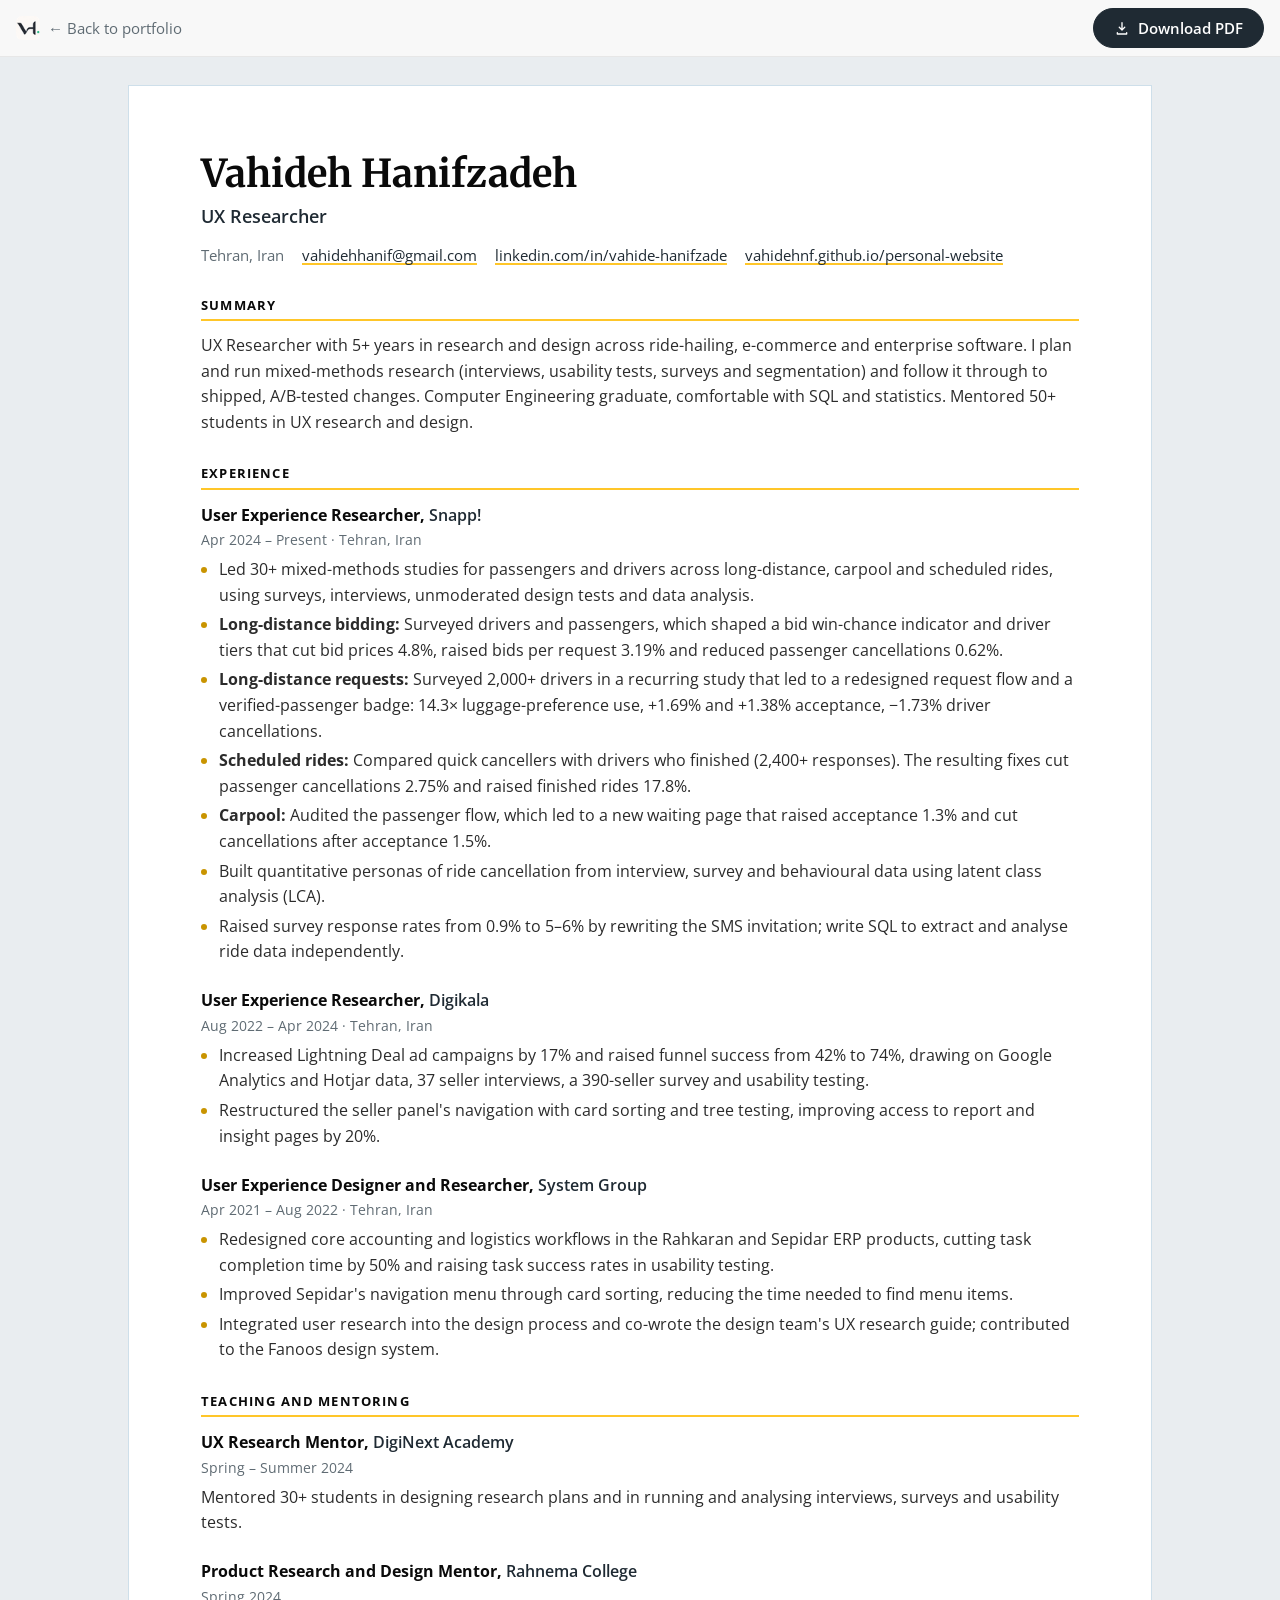
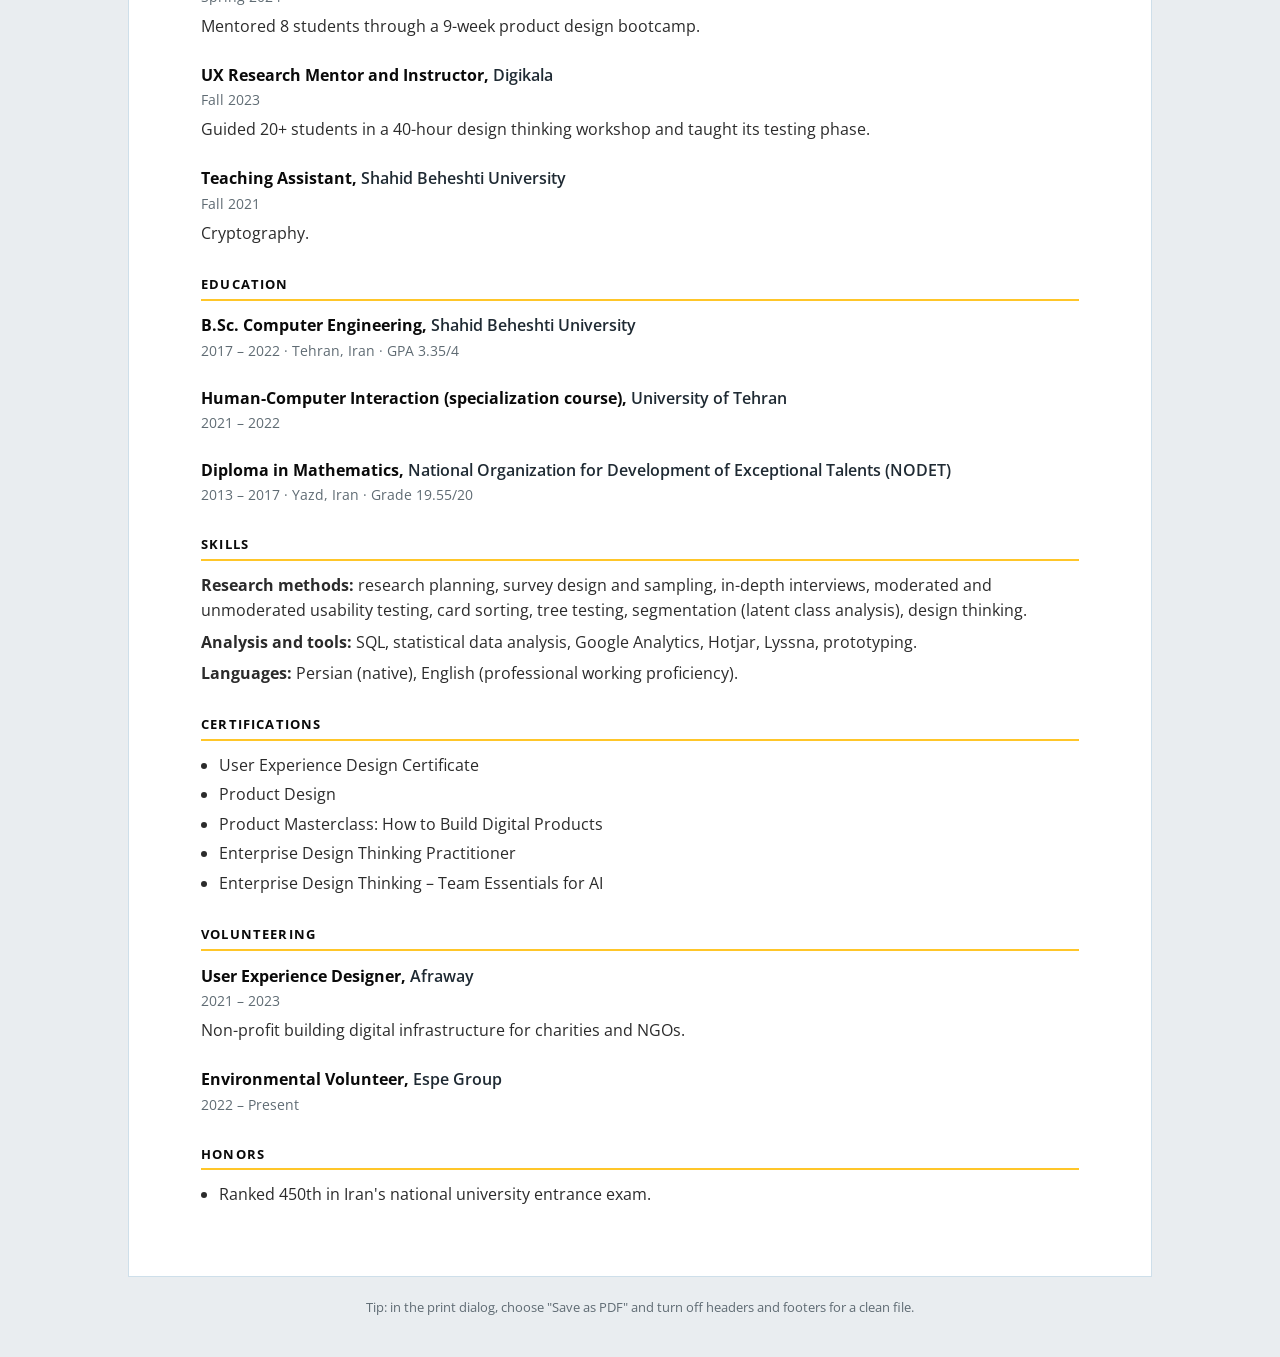
<file: resume.html>
<!doctype html>
<html lang="en">
<head>
<meta charset="utf-8">
<meta name="viewport" content="width=device-width, initial-scale=1">
<title>Vahideh Hanifzadeh — Resume</title>
<meta name="description" content="Resume of Vahideh Hanifzadeh, UX Researcher: mixed-methods research, survey design, usability testing and data analysis.">
<link rel="icon" href="favicon.ico" sizes="48x48">
<link rel="icon" type="image/png" sizes="32x32" href="assets/favicon-32.png">
<link rel="apple-touch-icon" href="assets/apple-touch-icon.png">
<link rel="preconnect" href="https://fonts.googleapis.com">
<link rel="preconnect" href="https://fonts.gstatic.com" crossorigin>
<link rel="stylesheet" href="https://fonts.googleapis.com/css2?family=Merriweather:wght@700&family=Open+Sans:ital,wght@0,400;0,600;0,700;1,400&display=swap">
<style>
/* Resume page. ATS-friendly by design: one column, real text (no images or
   icons carrying information), standard section headings, no tables, and
   dates written out. "Download PDF" uses the browser's print dialog; the print
   styles below turn the page into a clean A4 resume. */
:root{
  --page:#E9EDF0; --main:#FFFFFF; --edge:#CEDFEA; --ink:#0A0A0A; --text:#2B2B2B; --muted:#5F6B73;
  --line:#E3E8EC; --accent:#FFC629; --accent-soft:#FFE58A; --accent-tint:#FFF8DC; --ink2:#1F2A33;
  --serif:"Merriweather", Georgia, serif; --sans:"Open Sans", "Helvetica Neue", Arial, sans-serif;
  color-scheme:light;
}
*{box-sizing:border-box}
body{margin:0;background:var(--page);color:var(--text);font:400 16px/1.6 var(--sans);-webkit-font-smoothing:antialiased}
a{color:var(--ink2);text-decoration:none;background:linear-gradient(var(--accent),var(--accent)) 0 100%/100% 2px no-repeat;transition:background-size .25s}
a:hover{background-size:100% 100%}
a:focus-visible,button:focus-visible{outline:2px solid var(--ink2);outline-offset:3px}

.toolbar{position:sticky;top:0;z-index:5;background:#F8F8F8;border-bottom:1px solid #E7E7E7}
.toolbar .bar{max-width:1440px;margin:0 auto;display:flex;align-items:center;justify-content:space-between;gap:12px;padding:8px 16px}
.toolbar a.home{display:inline-flex;align-items:center;gap:8px;background:none;color:var(--muted);font-size:15px}
.toolbar a.home img{width:24px;height:24px;border-radius:6px}
.toolbar a.home:hover{color:var(--ink)}
.btn{display:inline-flex;align-items:center;gap:8px;padding:9px 20px;border-radius:99px;border:1px solid var(--ink2);background:var(--ink2);color:#fff;font:600 15px var(--sans);cursor:pointer;transition:background .2s, color .2s, transform .2s, box-shadow .2s}
.btn:hover{background:var(--accent);border-color:var(--accent);color:var(--ink);transform:translateY(-1px);box-shadow:0 3px 0 #C99400}
.btn svg{width:16px;height:16px;fill:currentColor}

.sheet{max-width:64rem;margin:28px auto 48px;background:var(--main);border:1px solid var(--edge);padding:clamp(24px,6vw,64px) clamp(18px,6vw,72px)}
header.top h1{font:700 clamp(1.9rem,4.5vw,2.4rem)/1.2 var(--serif);color:var(--ink);margin:0}
header.top .role{font-size:1.15rem;font-weight:600;color:var(--ink2);margin:.25em 0 .7em}
.contact{margin:0;padding:0;list-style:none;display:flex;flex-wrap:wrap;gap:4px 18px;font-size:15px;color:var(--muted)}
h2{font:700 13px var(--sans);letter-spacing:.09em;text-transform:uppercase;color:var(--ink);margin:2.2em 0 .9em;padding-bottom:.45em;border-bottom:2px solid var(--accent)}
.summary{margin:0}
.entry{margin:0 0 1.4em}
.entry h3{margin:0;font-size:1.02rem;font-weight:700;color:var(--ink)}
.entry .org{font-weight:600;color:var(--ink2)}
.entry .meta{font-size:14px;color:var(--muted);margin:.1em 0 .4em}
.entry ul{margin:.3em 0 0;padding-left:1.15em}
.entry li{margin:.25em 0}
.entry li::marker{color:#C99400}
.entry p{margin:.2em 0 0}
.skills p{margin:.35em 0}
.plain{margin:0;padding-left:1.15em}
.plain li{margin:.25em 0}
.note{font-size:13px;color:var(--muted);text-align:center;margin:-28px auto 40px;max-width:64rem;padding:0 16px}

@media print{
  @page{size:A4;margin:11mm 13mm}
  body{background:#fff;color:#000;font-size:9.6pt;line-height:1.32}
  .toolbar,.note{display:none}
  .sheet{max-width:none;margin:0;padding:0;border:0}
  a{color:#000;background:none}
  header.top h1{font-size:18pt}
  header.top .role{font-size:11pt;color:#000;margin:.1em 0 .35em}
  .contact{color:#000;font-size:9pt;gap:2px 14px}
  h2{font-size:9.5pt;margin:.9em 0 .35em;padding-bottom:.2em;border-bottom:1px solid #000;color:#000;break-after:avoid}
  .entry{margin-bottom:.55em;break-inside:avoid}
  .entry h3{font-size:9.8pt}
  .entry .org{color:#000}
  .entry .meta{color:#333;font-size:8.8pt;margin:0 0 .15em}
  .entry ul{margin:.1em 0 0}
  .entry li,.plain li{margin:.08em 0}
  .entry li::marker{color:#000}
  .skills p{margin:.15em 0}
}
</style>
</head>
<body>

<div class="toolbar"><div class="bar">
  <a class="home" href="index.html"><img src="assets/favicon-32.png" alt="" width="24" height="24">← Back to portfolio</a>
  <button class="btn" type="button" onclick="window.print()"><svg viewBox="0 0 24 24" aria-hidden="true"><path d="M12 3a1 1 0 0 1 1 1v8.6l2.3-2.3a1 1 0 1 1 1.4 1.4l-4 4a1 1 0 0 1-1.4 0l-4-4a1 1 0 1 1 1.4-1.4l2.3 2.3V4a1 1 0 0 1 1-1zM5 18a1 1 0 0 1 1 1v1h12v-1a1 1 0 1 1 2 0v2a1 1 0 0 1-1 1H5a1 1 0 0 1-1-1v-2a1 1 0 0 1 1-1z"/></svg>Download PDF</button>
</div></div>

<main class="sheet">

<header class="top">
  <h1>Vahideh Hanifzadeh</h1>
  <p class="role">UX Researcher</p>
  <ul class="contact">
    <li>Tehran, Iran</li>
    <li><a href="mailto:vahidehhanif@gmail.com">vahidehhanif@gmail.com</a></li>
    <li><a href="https://www.linkedin.com/in/vahide-hanifzade">linkedin.com/in/vahide-hanifzade</a></li>
    <li><a href="https://vahidehnf.github.io/personal-website/">vahidehnf.github.io/personal-website</a></li>
  </ul>
</header>

<section>
  <h2>Summary</h2>
  <p class="summary">UX Researcher with 5+ years in research and design across ride-hailing, e-commerce and enterprise software. I plan and run mixed-methods research (interviews, usability tests, surveys and segmentation) and follow it through to shipped, A/B-tested changes. Computer Engineering graduate, comfortable with SQL and statistics. Mentored 50+ students in UX research and design.</p>
</section>

<section>
  <h2>Experience</h2>

  <div class="entry">
    <h3>User Experience Researcher, <span class="org">Snapp!</span></h3>
    <p class="meta">Apr 2024 – Present · Tehran, Iran</p>
    <ul>
      <li>Led 30+ mixed-methods studies for passengers and drivers across long-distance, carpool and scheduled rides, using surveys, interviews, unmoderated design tests and data analysis.</li>
      <li><b>Long-distance bidding:</b> Surveyed drivers and passengers, which shaped a bid win-chance indicator and driver tiers that cut bid prices 4.8%, raised bids per request 3.19% and reduced passenger cancellations 0.62%.</li>
      <li><b>Long-distance requests:</b> Surveyed 2,000+ drivers in a recurring study that led to a redesigned request flow and a verified-passenger badge: 14.3× luggage-preference use, +1.69% and +1.38% acceptance, −1.73% driver cancellations.</li>
      <li><b>Scheduled rides:</b> Compared quick cancellers with drivers who finished (2,400+ responses). The resulting fixes cut passenger cancellations 2.75% and raised finished rides 17.8%.</li>
      <li><b>Carpool:</b> Audited the passenger flow, which led to a new waiting page that raised acceptance 1.3% and cut cancellations after acceptance 1.5%.</li>
      <li>Built quantitative personas of ride cancellation from interview, survey and behavioural data using latent class analysis (LCA).</li>
      <li>Raised survey response rates from 0.9% to 5–6% by rewriting the SMS invitation; write SQL to extract and analyse ride data independently.</li>
    </ul>
  </div>

  <div class="entry">
    <h3>User Experience Researcher, <span class="org">Digikala</span></h3>
    <p class="meta">Aug 2022 – Apr 2024 · Tehran, Iran</p>
    <ul>
      <li>Increased Lightning Deal ad campaigns by 17% and raised funnel success from 42% to 74%, drawing on Google Analytics and Hotjar data, 37 seller interviews, a 390-seller survey and usability testing.</li>
      <li>Restructured the seller panel's navigation with card sorting and tree testing, improving access to report and insight pages by 20%.</li>
    </ul>
  </div>

  <div class="entry">
    <h3>User Experience Designer and Researcher, <span class="org">System Group</span></h3>
    <p class="meta">Apr 2021 – Aug 2022 · Tehran, Iran</p>
    <ul>
      <li>Redesigned core accounting and logistics workflows in the Rahkaran and Sepidar ERP products, cutting task completion time by 50% and raising task success rates in usability testing.</li>
      <li>Improved Sepidar's navigation menu through card sorting, reducing the time needed to find menu items.</li>
      <li>Integrated user research into the design process and co-wrote the design team's UX research guide; contributed to the Fanoos design system.</li>
    </ul>
  </div>
</section>

<section>
  <h2>Teaching and Mentoring</h2>
  <div class="entry">
    <h3>UX Research Mentor, <span class="org">DigiNext Academy</span></h3>
    <p class="meta">Spring – Summer 2024</p>
    <p>Mentored 30+ students in designing research plans and in running and analysing interviews, surveys and usability tests.</p>
  </div>
  <div class="entry">
    <h3>Product Research and Design Mentor, <span class="org">Rahnema College</span></h3>
    <p class="meta">Spring 2024</p>
    <p>Mentored 8 students through a 9-week product design bootcamp.</p>
  </div>
  <div class="entry">
    <h3>UX Research Mentor and Instructor, <span class="org">Digikala</span></h3>
    <p class="meta">Fall 2023</p>
    <p>Guided 20+ students in a 40-hour design thinking workshop and taught its testing phase.</p>
  </div>
  <div class="entry">
    <h3>Teaching Assistant, <span class="org">Shahid Beheshti University</span></h3>
    <p class="meta">Fall 2021</p>
    <p>Cryptography.</p>
  </div>
</section>

<section>
  <h2>Education</h2>
  <div class="entry">
    <h3>B.Sc. Computer Engineering, <span class="org">Shahid Beheshti University</span></h3>
    <p class="meta">2017 – 2022 · Tehran, Iran · GPA 3.35/4</p>
  </div>
  <div class="entry">
    <h3>Human-Computer Interaction (specialization course), <span class="org">University of Tehran</span></h3>
    <p class="meta">2021 – 2022</p>
  </div>
  <div class="entry">
    <h3>Diploma in Mathematics, <span class="org">National Organization for Development of Exceptional Talents (NODET)</span></h3>
    <p class="meta">2013 – 2017 · Yazd, Iran · Grade 19.55/20</p>
  </div>
</section>

<section class="skills">
  <h2>Skills</h2>
  <p><b>Research methods:</b> research planning, survey design and sampling, in-depth interviews, moderated and unmoderated usability testing, card sorting, tree testing, segmentation (latent class analysis), design thinking.</p>
  <p><b>Analysis and tools:</b> SQL, statistical data analysis, Google Analytics, Hotjar, Lyssna, prototyping.</p>
  <p><b>Languages:</b> Persian (native), English (professional working proficiency).</p>
</section>

<section>
  <h2>Certifications</h2>
  <ul class="plain">
    <li>User Experience Design Certificate</li>
    <li>Product Design</li>
    <li>Product Masterclass: How to Build Digital Products</li>
    <li>Enterprise Design Thinking Practitioner</li>
    <li>Enterprise Design Thinking – Team Essentials for AI</li>
  </ul>
</section>

<section>
  <h2>Volunteering</h2>
  <div class="entry">
    <h3>User Experience Designer, <span class="org">Afraway</span></h3>
    <p class="meta">2021 – 2023</p>
    <p>Non-profit building digital infrastructure for charities and NGOs.</p>
  </div>
  <div class="entry">
    <h3>Environmental Volunteer, <span class="org">Espe Group</span></h3>
    <p class="meta">2022 – Present</p>
  </div>
</section>

<section>
  <h2>Honors</h2>
  <ul class="plain">
    <li>Ranked 450th in Iran's national university entrance exam.</li>
  </ul>
</section>

</main>
<p class="note">Tip: in the print dialog, choose "Save as PDF" and turn off headers and footers for a clean file.</p>

</body>
</html>
</file>
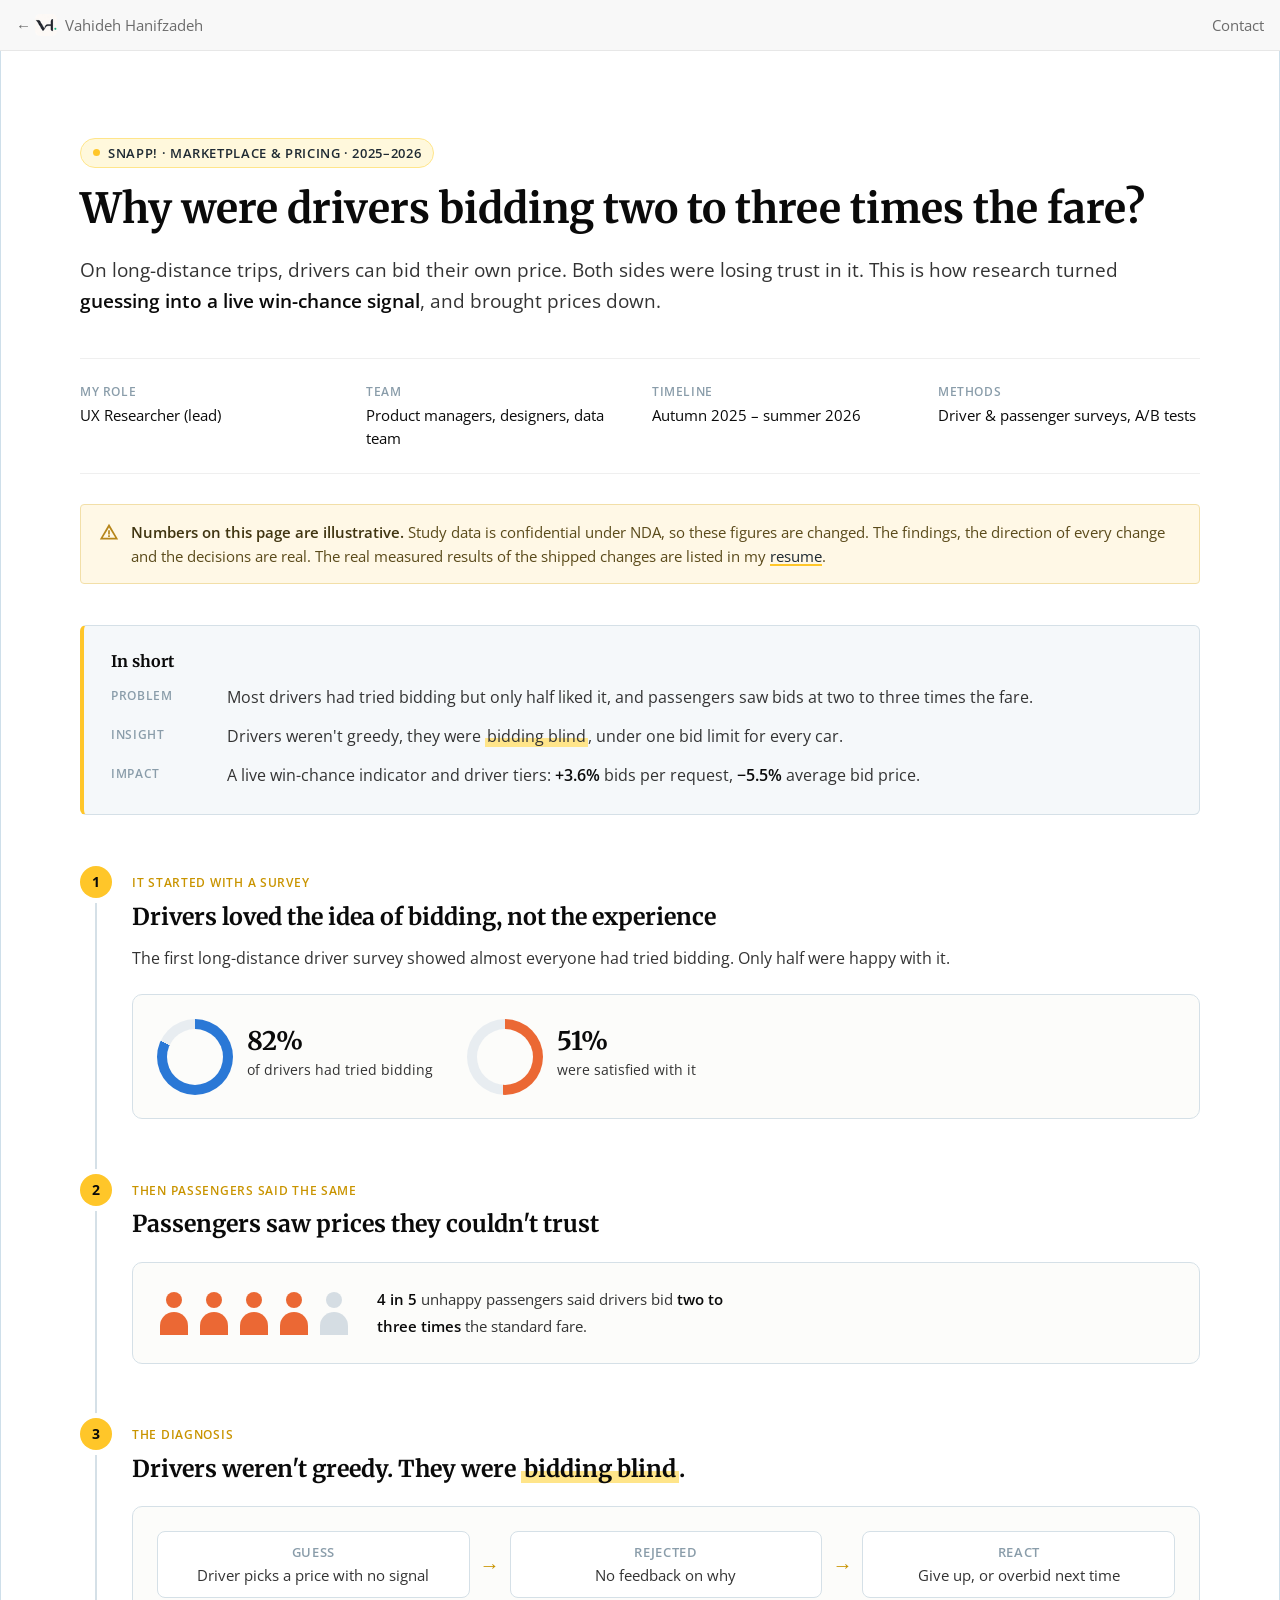
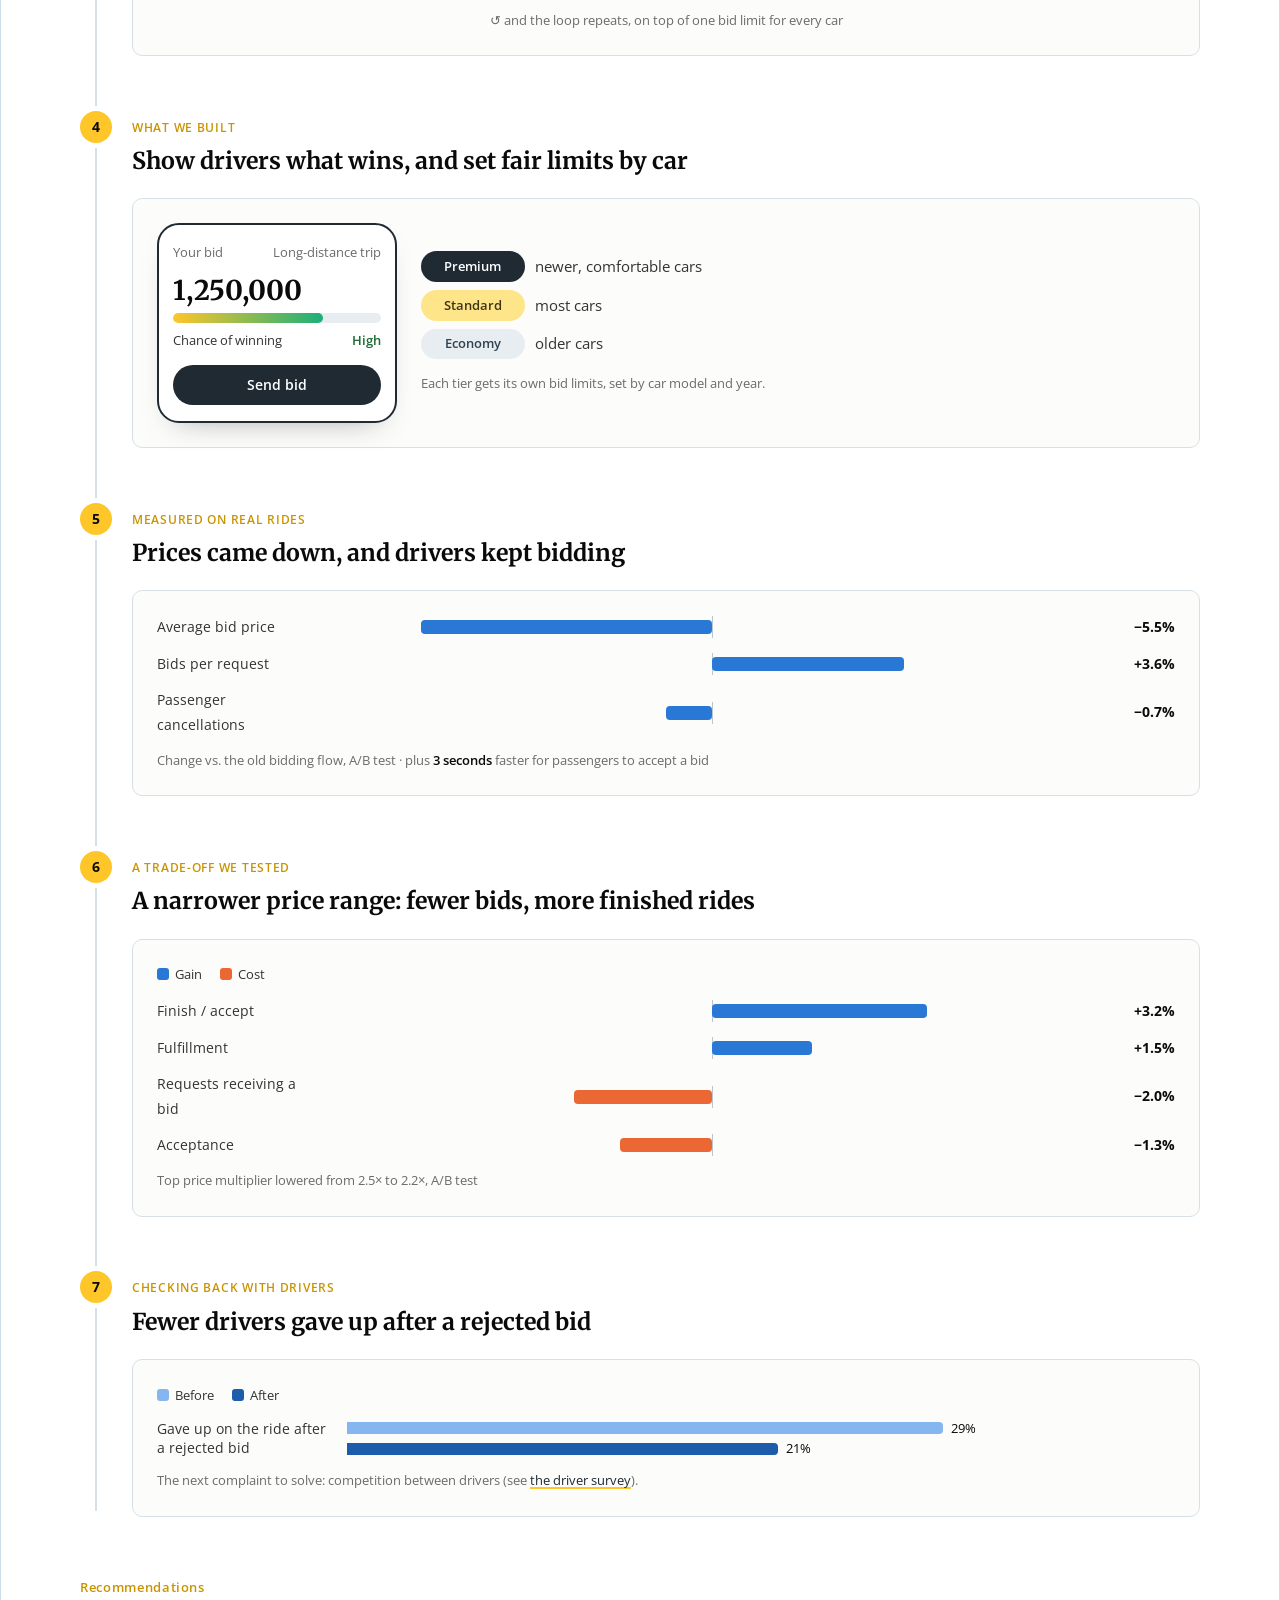
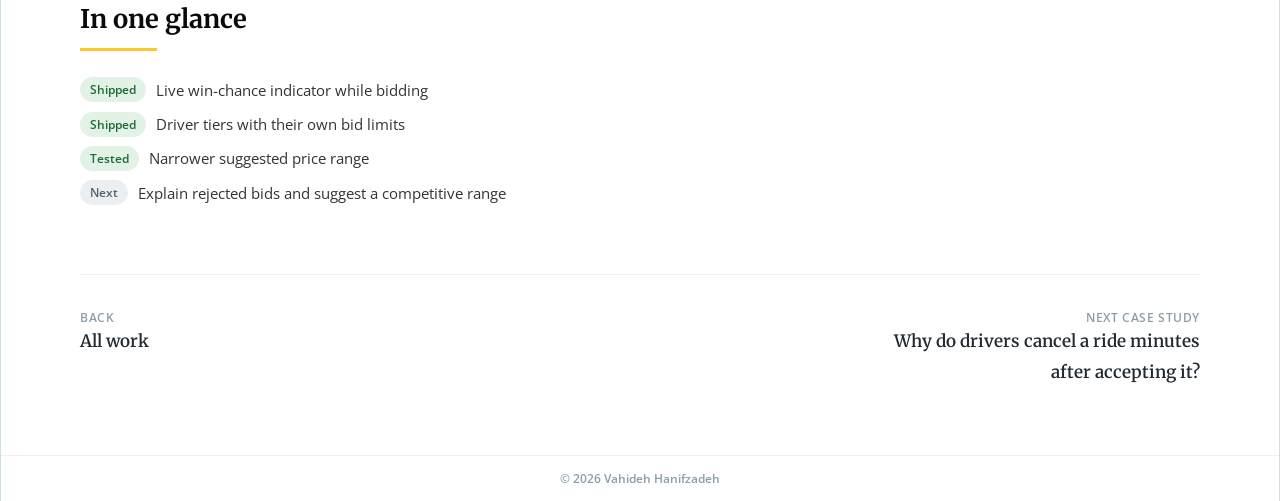
<file: case-studies/bid-win-chance.html>
<!doctype html>
<html lang="en">
<head>
<meta charset="utf-8">
<meta name="viewport" content="width=device-width, initial-scale=1">
<title>Fair Bidding — Vahideh Hanifzadeh</title>
<meta name="description" content="Case study: how driver and passenger research led to a bid win-chance indicator and driver tiers that brought bid prices down.">
<link rel="icon" href="../favicon.ico" sizes="48x48">
<link rel="icon" type="image/png" sizes="32x32" href="../assets/favicon-32.png">
<link rel="icon" type="image/png" sizes="16x16" href="../assets/favicon-16.png">
<link rel="icon" type="image/png" sizes="512x512" href="../assets/favicon-512.png">
<link rel="apple-touch-icon" href="../assets/apple-touch-icon.png">
<link rel="preconnect" href="https://fonts.googleapis.com">
<link rel="preconnect" href="https://fonts.gstatic.com" crossorigin>
<link rel="stylesheet" href="https://fonts.googleapis.com/css2?family=Merriweather:ital,wght@0,400;0,700;1,400&family=Open+Sans:ital,wght@0,400;0,600;1,400&display=swap">
<link rel="stylesheet" href="case.css?v=2026-10-16c">
</head>
<body>
<nav class="navbar" aria-label="Main"><div class="bar">
  <a href="../index.html#work">← <img class="logo" src="../assets/favicon-32.png" alt="" width="22" height="22">Vahideh Hanifzadeh</a>
  <a href="../index.html#contact">Contact</a>
</div></nav>

<div class="main"><article class="wrap">

<header class="case-hero">
  <span class="kicker">Snapp! · Marketplace &amp; pricing · 2025–2026</span>
  <h1>Why were drivers bidding two to three times the fare?</h1>
  <p class="sub">On long-distance trips, drivers can bid their own price. Both sides were losing trust in it. This is how research turned <b>guessing into a live win-chance signal</b>, and brought prices down.</p>
  <dl class="meta">
    <div><dt>My role</dt><dd>UX Researcher (lead)</dd></div>
    <div><dt>Team</dt><dd>Product managers, designers, data team</dd></div>
    <div><dt>Timeline</dt><dd>Autumn 2025 – summer 2026</dd></div>
    <div><dt>Methods</dt><dd>Driver &amp; passenger surveys, A/B tests</dd></div>
  </dl>
  <div class="nda" role="note">
    <svg viewBox="0 0 24 24" aria-hidden="true"><path fill="currentColor" d="M12 2 1 21h22L12 2zm0 4.5L19.5 19h-15L12 6.5zM11 10v5h2v-5h-2zm0 6v2h2v-2h-2z"/></svg>
    <p><b>Numbers on this page are illustrative.</b> Study data is confidential under NDA, so these figures are changed. The findings, the direction of every change and the decisions are real. The real measured results of the shipped changes are listed in my <a href="../resume.html">resume</a>.</p>
  </div>
</header>

<div class="tldr">
  <h2>In short</h2>
  <ul>
    <li><span>Problem</span><div>Most drivers had tried bidding but only half liked it, and passengers saw bids at two to three times the fare.</div></li>
    <li><span>Insight</span><div>Drivers weren't greedy, they were <mark>bidding blind</mark>, under one bid limit for every car.</div></li>
    <li><span>Impact</span><div>A live win-chance indicator and driver tiers: <b>+3.6%</b> bids per request, <b>−5.5%</b> average bid price.</div></li>
  </ul>
</div>

<ol class="story">

  <li class="step">
    <span class="dot">1</span>
    <span class="when">It started with a survey</span>
    <h2>Drivers loved the idea of bidding, not the experience</h2>
    <p>The first long-distance driver survey showed almost everyone had tried bidding. Only half were happy with it.</p>
    <div class="vis">
      <div class="rings">
        <div class="ring"><i style="--p:82" aria-hidden="true"></i><div><b>82%</b><span>of drivers had tried bidding</span></div></div>
        <div class="ring"><i style="--p:51;--c:#eb6834" aria-hidden="true"></i><div><b>51%</b><span>were satisfied with it</span></div></div>
      </div>
    </div>
  </li>

  <li class="step">
    <span class="dot">2</span>
    <span class="when">Then passengers said the same</span>
    <h2>Passengers saw prices they couldn't trust</h2>
    <div class="vis">
      <div class="people-row">
        <div class="people" role="img" aria-label="4 out of 5"><svg viewBox="0 0 34 44" class="on" aria-hidden="true"><circle cx="17" cy="9" r="8"/><path d="M3 44v-9a14 14 0 0 1 28 0v9z"/></svg><svg viewBox="0 0 34 44" class="on" aria-hidden="true"><circle cx="17" cy="9" r="8"/><path d="M3 44v-9a14 14 0 0 1 28 0v9z"/></svg><svg viewBox="0 0 34 44" class="on" aria-hidden="true"><circle cx="17" cy="9" r="8"/><path d="M3 44v-9a14 14 0 0 1 28 0v9z"/></svg><svg viewBox="0 0 34 44" class="on" aria-hidden="true"><circle cx="17" cy="9" r="8"/><path d="M3 44v-9a14 14 0 0 1 28 0v9z"/></svg><svg viewBox="0 0 34 44" class="off" aria-hidden="true"><circle cx="17" cy="9" r="8"/><path d="M3 44v-9a14 14 0 0 1 28 0v9z"/></svg></div>
        <p><b>4 in 5</b> unhappy passengers said drivers bid <b>two to three times</b> the standard fare.</p>
      </div>
    </div>
  </li>

  <li class="step">
    <span class="dot">3</span>
    <span class="when">The diagnosis</span>
    <h2>Drivers weren't greedy. They were <mark>bidding blind</mark>.</h2>
    <div class="vis">
      <div class="loop" role="img" aria-label="Guess a price, get rejected with no feedback, give up or overbid next time, and repeat">
        <div class="box"><b>Guess</b>Driver picks a price with no signal</div>
        <span class="arrow" aria-hidden="true">→</span>
        <div class="box"><b>Rejected</b>No feedback on why</div>
        <span class="arrow" aria-hidden="true">→</span>
        <div class="box"><b>React</b>Give up, or overbid next time</div>
      </div>
      <p class="loop-back">↺ and the loop repeats, on top of one bid limit for every car</p>
    </div>
  </li>

  <li class="step">
    <span class="dot">4</span>
    <span class="when">What we built</span>
    <h2>Show drivers what wins, and set fair limits by car</h2>
    <div class="vis">
      <div class="mock">
        <div class="phone" aria-hidden="true">
          <div class="row1"><span>Your bid</span><span>Long-distance trip</span></div>
          <div class="price">1,250,000</div>
          <div class="meter"><i></i></div>
          <div class="chance"><span>Chance of winning</span><b>High</b></div>
          <div class="btnx">Send bid</div>
        </div>
        <div class="tiers">
          <div class="tier"><span class="t1">Premium</span>newer, comfortable cars</div>
          <div class="tier"><span class="t2">Standard</span>most cars</div>
          <div class="tier"><span class="t3">Economy</span>older cars</div>
          <p class="cap" style="margin:.4em 0 0">Each tier gets its own bid limits, set by car model and year.</p>
        </div>
      </div>
    </div>
  </li>

  <li class="step">
    <span class="dot">5</span>
    <span class="when">Measured on real rides</span>
    <h2>Prices came down, and drivers kept bidding</h2>
    <div class="vis">
      <ul class="div-rows"><li class="div-row" title="Average bid price: −5.5% (better)"><span class="lbl">Average bid price</span><span class="div-track"><i class="neg" style="width:38%;background:#2a78d6"></i></span><span class="v">−5.5%</span></li><li class="div-row" title="Bids per request: +3.6% (better)"><span class="lbl">Bids per request</span><span class="div-track"><i class="pos" style="width:25%;background:#2a78d6"></i></span><span class="v">+3.6%</span></li><li class="div-row" title="Passenger cancellations: −0.7% (better)"><span class="lbl">Passenger cancellations</span><span class="div-track"><i class="neg" style="width:6%;background:#2a78d6"></i></span><span class="v">−0.7%</span></li></ul>
      <p class="cap">Change vs. the old bidding flow, A/B test · plus <b>3 seconds</b> faster for passengers to accept a bid</p>
    </div>
  </li>

  <li class="step">
    <span class="dot">6</span>
    <span class="when">A trade-off we tested</span>
    <h2>A narrower price range: fewer bids, more finished rides</h2>
    <div class="vis">
      <div class="legend2"><span><i style="background:#2a78d6"></i>Gain</span><span><i style="background:#eb6834"></i>Cost</span></div>
      <ul class="div-rows"><li class="div-row" title="Finish / accept: +3.2% (gain)"><span class="lbl">Finish / accept</span><span class="div-track"><i class="pos" style="width:28%;background:#2a78d6"></i></span><span class="v">+3.2%</span></li><li class="div-row" title="Fulfillment: +1.5% (gain)"><span class="lbl">Fulfillment</span><span class="div-track"><i class="pos" style="width:13%;background:#2a78d6"></i></span><span class="v">+1.5%</span></li><li class="div-row" title="Requests receiving a bid: −2.0% (cost)"><span class="lbl">Requests receiving a bid</span><span class="div-track"><i class="neg" style="width:18%;background:#eb6834"></i></span><span class="v">−2.0%</span></li><li class="div-row" title="Acceptance: −1.3% (cost)"><span class="lbl">Acceptance</span><span class="div-track"><i class="neg" style="width:12%;background:#eb6834"></i></span><span class="v">−1.3%</span></li></ul>
      <p class="cap">Top price multiplier lowered from 2.5× to 2.2×, A/B test</p>
    </div>
  </li>

  <li class="step">
    <span class="dot">7</span>
    <span class="when">Checking back with drivers</span>
    <h2>Fewer drivers gave up after a rejected bid</h2>
    <div class="vis">
      <figure class="chart" style="margin:0;border:0;padding:0">
        <div class="legend"><span><i style="background:var(--before)"></i>Before</span><span><i style="background:var(--after)"></i>After</span></div>
        <ul class="rows">
          <li class="row" title="Abandoned the ride after a rejected bid: 29% before, 21% after"><span class="lbl">Gave up on the ride after a rejected bid</span><span class="bars"><div><span class="b" style="width:72%;background:var(--before)"></span><span class="v">29%</span></div><div><span class="b" style="width:52%;background:var(--after)"></span><span class="v">21%</span></div></span></li>
        </ul>
      </figure>
      <p class="cap">The next complaint to solve: competition between drivers (see <a href="driver-survey.html">the driver survey</a>).</p>
    </div>
  </li>

</ol>

<section>
  <h2><span class="n">Recommendations</span>In one glance</h2>
  <ul class="next-list">
    <li><span class="status shipped">Shipped</span>Live win-chance indicator while bidding</li>
    <li><span class="status shipped">Shipped</span>Driver tiers with their own bid limits</li>
    <li><span class="status shipped">Tested</span>Narrower suggested price range</li>
    <li><span class="status later">Next</span>Explain rejected bids and suggest a competitive range</li>
  </ul>
</section>

<nav class="next" aria-label="More case studies">
  <a href="../index.html#work"><small>Back</small><strong>All work</strong></a>
  <a href="scheduled-rides.html" style="text-align:right"><small>Next case study</small><strong>Why do drivers cancel a ride minutes after accepting it?</strong></a>
</nav>

</article>
<footer>© 2026 Vahideh Hanifzadeh</footer>
</div>
</body>
</html>
</file>
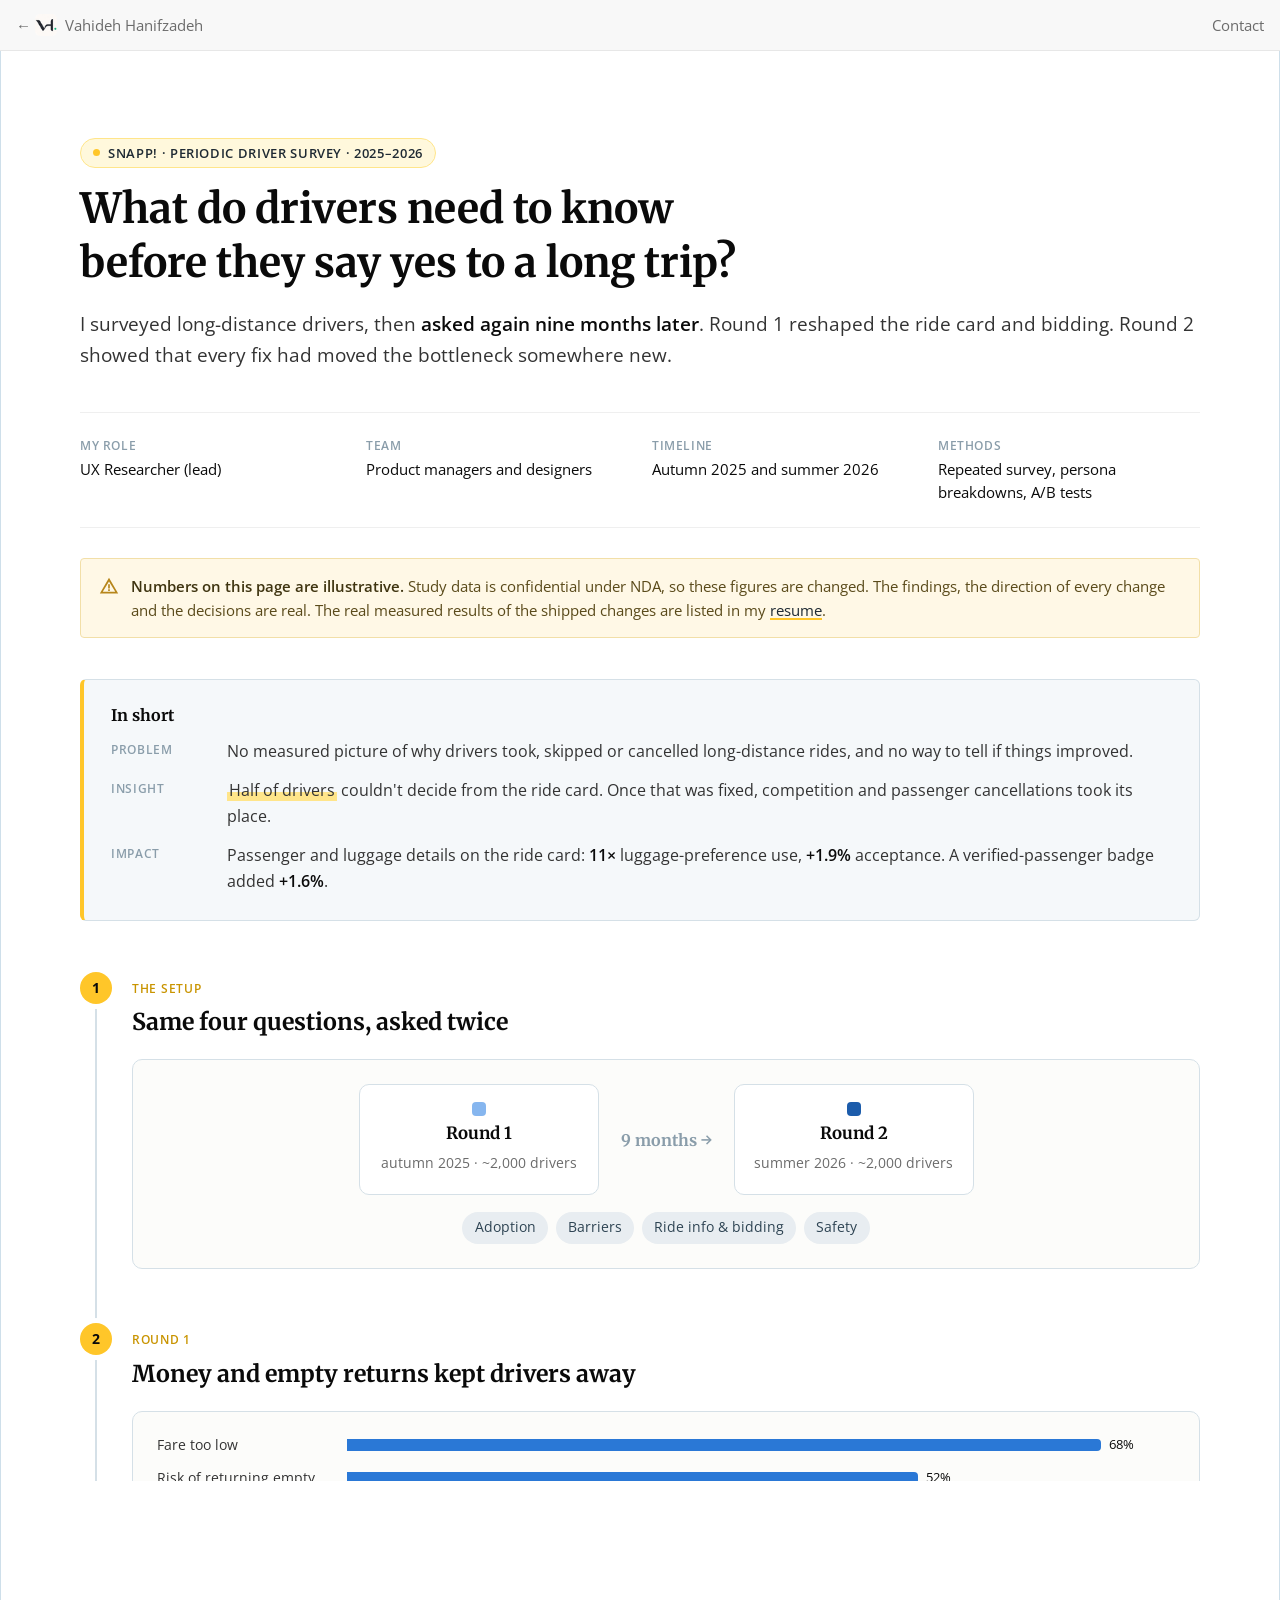
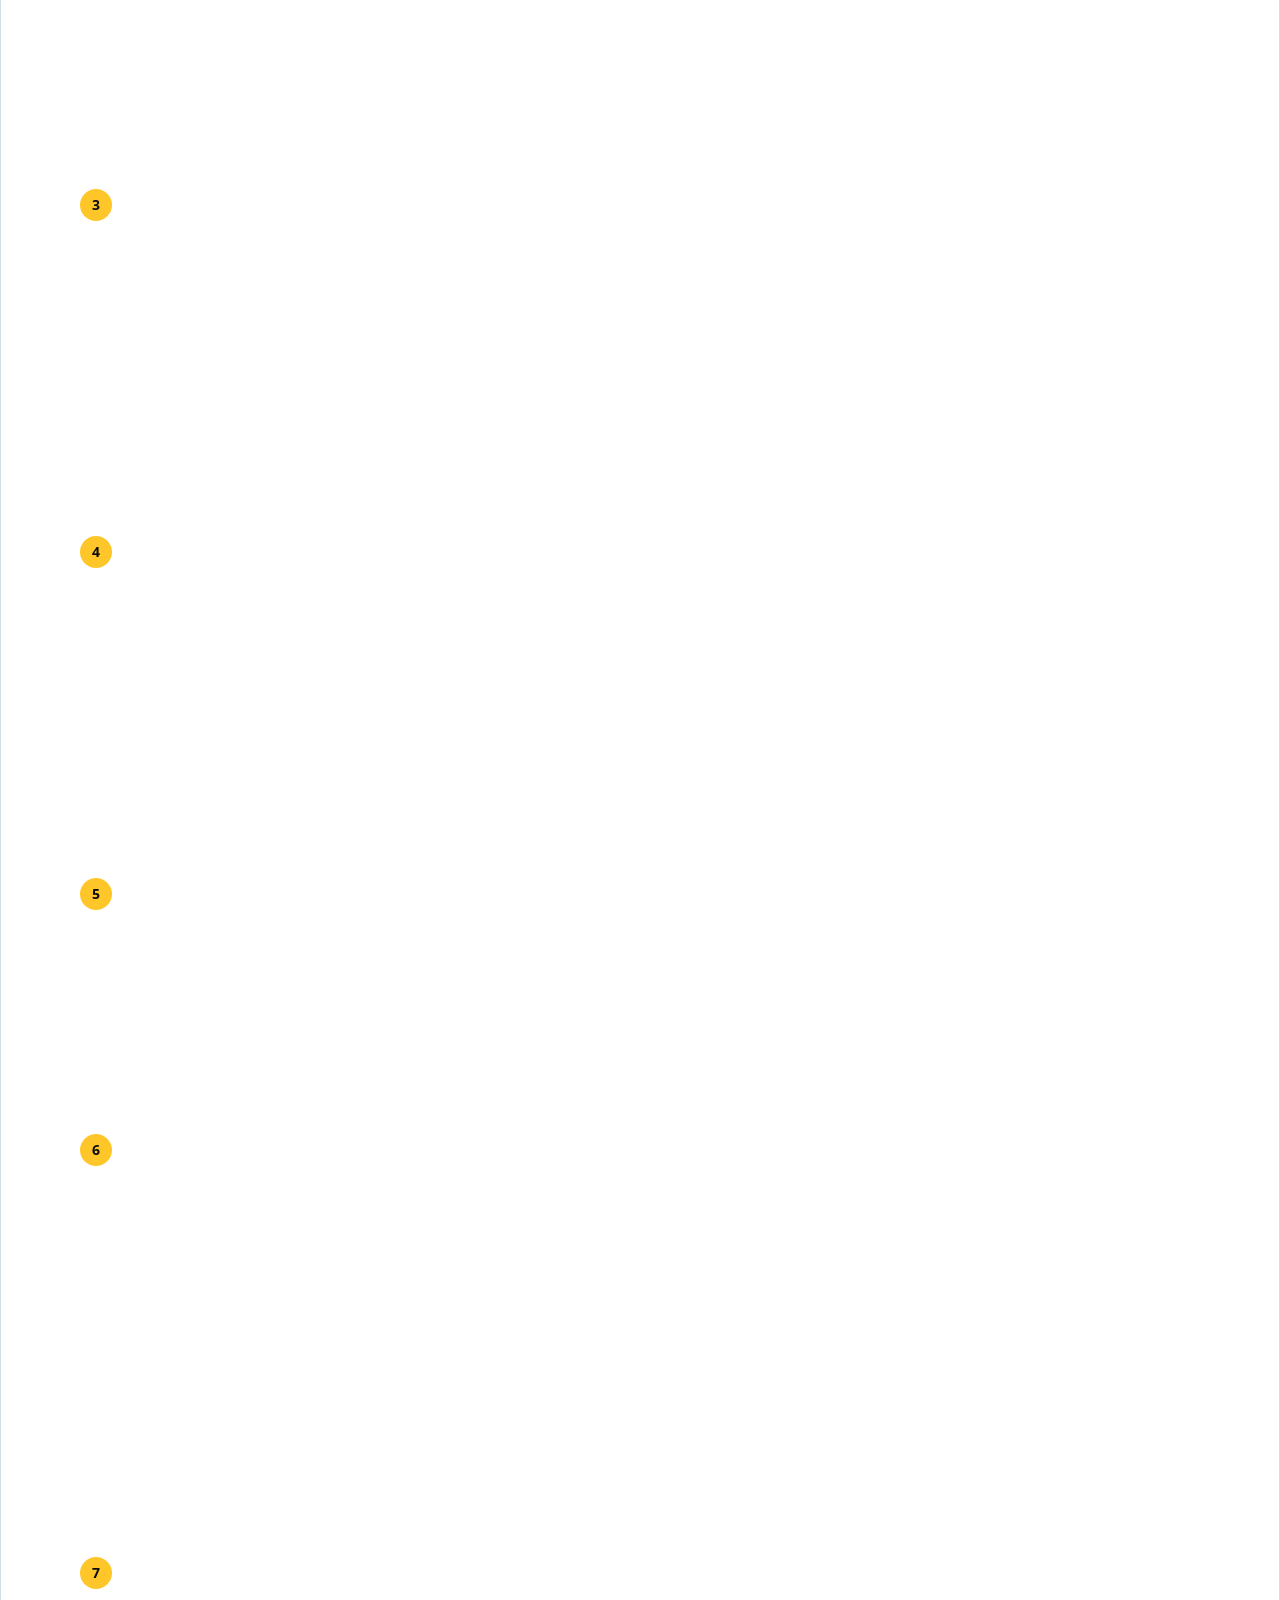
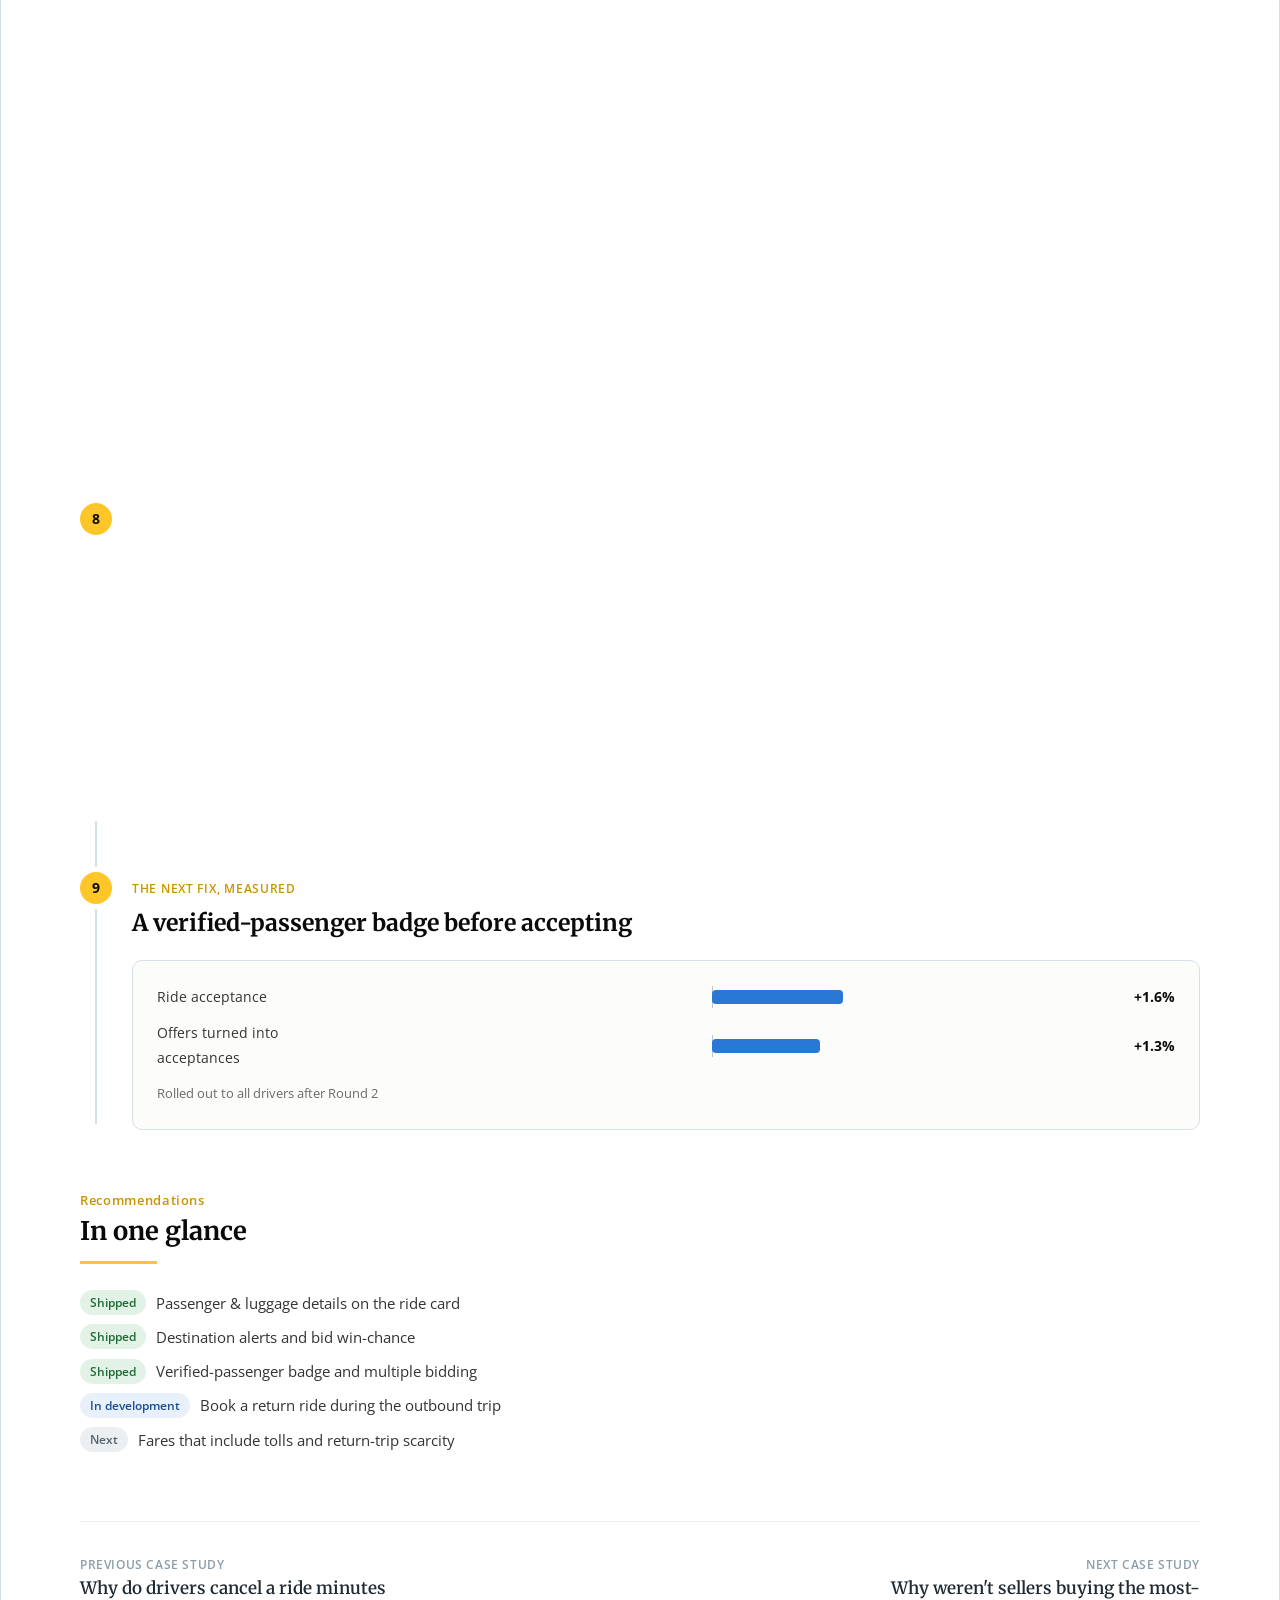
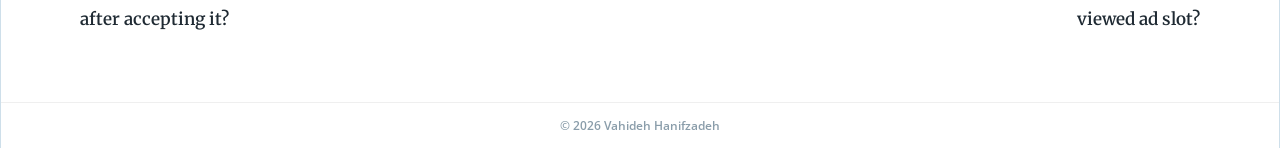
<file: case-studies/driver-survey.html>
<!doctype html>
<html lang="en">
<head>
<meta charset="utf-8">
<meta name="viewport" content="width=device-width, initial-scale=1">
<title>Driver Survey — Vahideh Hanifzadeh</title>
<meta name="description" content="Case study: a periodic survey of long-distance drivers, run twice nine months apart, that shaped the ride card, bidding and trust features and showed how each fix moved the bottleneck.">
<link rel="icon" href="../favicon.ico" sizes="48x48">
<link rel="icon" type="image/png" sizes="32x32" href="../assets/favicon-32.png">
<link rel="icon" type="image/png" sizes="16x16" href="../assets/favicon-16.png">
<link rel="icon" type="image/png" sizes="512x512" href="../assets/favicon-512.png">
<link rel="apple-touch-icon" href="../assets/apple-touch-icon.png">
<link rel="preconnect" href="https://fonts.googleapis.com">
<link rel="preconnect" href="https://fonts.gstatic.com" crossorigin>
<link rel="stylesheet" href="https://fonts.googleapis.com/css2?family=Merriweather:ital,wght@0,400;0,700;1,400&family=Open+Sans:ital,wght@0,400;0,600;1,400&display=swap">
<link rel="stylesheet" href="case.css?v=2026-10-16c">
</head>
<body>
<nav class="navbar" aria-label="Main"><div class="bar">
  <a href="../index.html#work">← <img class="logo" src="../assets/favicon-32.png" alt="" width="22" height="22">Vahideh Hanifzadeh</a>
  <a href="../index.html#contact">Contact</a>
</div></nav>

<div class="main"><article class="wrap">

<header class="case-hero">
  <span class="kicker">Snapp! · Periodic driver survey · 2025–2026</span>
  <h1>What do drivers need to know before they say yes to a long trip?</h1>
  <p class="sub">I surveyed long-distance drivers, then <b>asked again nine months later</b>. Round 1 reshaped the ride card and bidding. Round 2 showed that every fix had moved the bottleneck somewhere new.</p>
  <dl class="meta">
    <div><dt>My role</dt><dd>UX Researcher (lead)</dd></div>
    <div><dt>Team</dt><dd>Product managers and designers</dd></div>
    <div><dt>Timeline</dt><dd>Autumn 2025 and summer 2026</dd></div>
    <div><dt>Methods</dt><dd>Repeated survey, persona breakdowns, A/B tests</dd></div>
  </dl>
  <div class="nda" role="note">
    <svg viewBox="0 0 24 24" aria-hidden="true"><path fill="currentColor" d="M12 2 1 21h22L12 2zm0 4.5L19.5 19h-15L12 6.5zM11 10v5h2v-5h-2zm0 6v2h2v-2h-2z"/></svg>
    <p><b>Numbers on this page are illustrative.</b> Study data is confidential under NDA, so these figures are changed. The findings, the direction of every change and the decisions are real. The real measured results of the shipped changes are listed in my <a href="../resume.html">resume</a>.</p>
  </div>
</header>

<div class="tldr">
  <h2>In short</h2>
  <ul>
    <li><span>Problem</span><div>No measured picture of why drivers took, skipped or cancelled long-distance rides, and no way to tell if things improved.</div></li>
    <li><span>Insight</span><div><mark>Half of drivers</mark> couldn't decide from the ride card. Once that was fixed, competition and passenger cancellations took its place.</div></li>
    <li><span>Impact</span><div>Passenger and luggage details on the ride card: <b>11×</b> luggage-preference use, <b>+1.9%</b> acceptance. A verified-passenger badge added <b>+1.6%</b>.</div></li>
  </ul>
</div>

<ol class="story">

  <li class="step">
    <span class="dot">1</span>
    <span class="when">The setup</span>
    <h2>Same four questions, asked twice</h2>
    <div class="vis">
      <div class="vs">
        <div class="grp"><i style="background:var(--before)"></i><b>Round 1</b><span>autumn 2025 · ~2,000 drivers</span></div>
        <span class="x">9 months →</span>
        <div class="grp"><i style="background:var(--after)"></i><b>Round 2</b><span>summer 2026 · ~2,000 drivers</span></div>
      </div>
      <div class="same"><span>Adoption</span><span>Barriers</span><span>Ride info &amp; bidding</span><span>Safety</span></div>
    </div>
  </li>

  <li class="step">
    <span class="dot">2</span>
    <span class="when">Round 1</span>
    <h2>Money and empty returns kept drivers away</h2>
    <div class="vis">
      <ul class="rows"><li class="row" title="Fare too low: 68%"><span class="lbl">Fare too low</span><span class="bars"><div><span class="b" style="width:91%;background:var(--s1)"></span><span class="v">68%</span></div></span></li><li class="row" title="Risk of returning empty: 52%"><span class="lbl">Risk of returning empty</span><span class="bars"><div><span class="b" style="width:69%;background:var(--s1)"></span><span class="v">52%</span></div></span></li><li class="row" title="Little demand on my routes: 21%"><span class="lbl">Little demand on my routes</span><span class="bars"><div><span class="b" style="width:28%;background:var(--s1)"></span><span class="v">21%</span></div></span></li><li class="row" title="Commission too high: 14%"><span class="lbl">Commission too high</span><span class="bars"><div><span class="b" style="width:19%;background:var(--s1)"></span><span class="v">14%</span></div></span></li><li class="row" title="Didn't see long-distance requests: 11%"><span class="lbl">Didn't see long-distance requests</span><span class="bars"><div><span class="b" style="width:15%;background:var(--s1)"></span><span class="v">11%</span></div></span></li><li class="row" title="Felt unsafe with passengers: 6%"><span class="lbl">Felt unsafe with passengers</span><span class="bars"><div><span class="b" style="width:8%;background:var(--s1)"></span><span class="v">6%</span></div></span></li></ul>
      <p class="cap">Drivers with no long-distance ride last month · multiple answers</p>
    </div>
  </li>

  <li class="step">
    <span class="dot">3</span>
    <span class="when">Round 1</span>
    <h2>Half of drivers couldn't decide from the ride card</h2>
    <div class="vis">
      <div class="rings"><div class="ring"><i style="--p:47;--c:#eb6834" aria-hidden="true"></i><div><b>47%</b><span>said the offer didn't tell them enough</span></div></div></div>
      <p class="cap" style="margin-top:1.2em">What they asked for:</p>
      <div class="same" style="justify-content:flex-start;margin-top:.5em"><span><b>Passengers &amp; luggage</b></span><span>Exact origin &amp; destination</span><span>Total trip time</span><span>Fare incl. tolls</span><span>Verified passenger</span></div>
    </div>
  </li>

  <li class="step">
    <span class="dot">4</span>
    <span class="when">Round 1</span>
    <h2>Everyone tried bidding. Personas reacted in opposite ways.</h2>
    <div class="vis">
      <div class="rings">
        <div class="ring"><i style="--p:82" aria-hidden="true"></i><div><b>82%</b><span>tried bidding</span></div></div>
        <div class="ring"><i style="--p:51;--c:#eb6834" aria-hidden="true"></i><div><b>51%</b><span>were satisfied</span></div></div>
      </div>
      <div class="split" style="margin-top:1.4em">
        <div><div class="big" style="font-size:1.25rem">Part-timers</div><p>often <b>gave up</b> on the ride after a rejected bid</p></div>
        <div><div class="big" style="font-size:1.25rem">Older drivers</div><p><b>lowered their price</b> and tried again</p></div>
      </div>
    </div>
  </li>

  <li class="step">
    <span class="dot">5</span>
    <span class="when">Round 1</span>
    <h2>A safety baseline to track</h2>
    <div class="vis">
      <div class="split">
        <div><div class="big">3.8 / 5</div><p>average safety score</p></div>
        <div><p style="margin-top:0">Main fears:</p><div class="same" style="justify-content:flex-start;margin-top:.4em"><span>Crime</span><span>Unpaid fares</span><span>Unverified passengers</span></div></div>
      </div>
    </div>
  </li>

  <li class="step">
    <span class="dot">6</span>
    <span class="when">Between the rounds</span>
    <h2>Fixes shipped, and measured</h2>
    <div class="vis">
      <div class="same" style="justify-content:flex-start;margin:0 0 1.2em"><span>Passenger &amp; luggage on the ride card</span><span>Destination alerts</span><span>Bid win-chance indicator</span><span>Scheduled rides</span></div>
      <div class="split" style="margin-bottom:1.2em"><div><div class="big">11×</div><p>luggage-preference use</p></div></div>
      <ul class="div-rows"><li class="div-row" title="Ride acceptance: +1.9% (better)"><span class="lbl">Ride acceptance</span><span class="div-track"><i class="pos" style="width:20%;background:#2a78d6"></i></span><span class="v">+1.9%</span></li><li class="div-row" title="Driver cancellations: −2.0% (better)"><span class="lbl">Driver cancellations</span><span class="div-track"><i class="neg" style="width:21%;background:#2a78d6"></i></span><span class="v">−2.0%</span></li></ul>
      <p class="cap">After the ride card change</p>
    </div>
  </li>

  <li class="step">
    <span class="dot">7</span>
    <span class="when">Round 2, nine months later</span>
    <h2>The bottleneck <mark>moved</mark></h2>
    <div class="vis">
      <div class="legend"><span><i style="background:var(--before)"></i>Round 1</span><span><i style="background:var(--after)"></i>Round 2</span></div>
      <ul class="rows"><li class="row" title="Fare is a barrier: Round 1 71%, Round 2 62%"><span class="lbl">Fare is a barrier</span><span class="bars"><div><span class="b" style="width:95%;background:var(--before)"></span><span class="v">71%</span></div><div><span class="b" style="width:83%;background:var(--after)"></span><span class="v">62%</span></div></span></li><li class="row" title="Cancelled: fare didn't match distance: Round 1 57%, Round 2 44%"><span class="lbl">Cancelled: fare didn't match distance</span><span class="bars"><div><span class="b" style="width:76%;background:var(--before)"></span><span class="v">57%</span></div><div><span class="b" style="width:59%;background:var(--after)"></span><span class="v">44%</span></div></span></li><li class="row" title="Cancelled: passenger cancelled or changed plans: Round 1 19%, Round 2 27%"><span class="lbl">Cancelled: passenger cancelled or changed plans</span><span class="bars"><div><span class="b" style="width:25%;background:var(--before)"></span><span class="v">19%</span></div><div><span class="b" style="width:36%;background:var(--after)"></span><span class="v">27%</span></div></span></li><li class="row" title="Bidding complaint: competition from other drivers: Round 1 27%, Round 2 40%"><span class="lbl">Bidding complaint: competition from other drivers</span><span class="bars"><div><span class="b" style="width:36%;background:var(--before)"></span><span class="v">27%</span></div><div><span class="b" style="width:53%;background:var(--after)"></span><span class="v">40%</span></div></span></li><li class="row" title="Avoid the list: others accept faster: Round 1 19%, Round 2 29%"><span class="lbl">Avoid the list: others accept faster</span><span class="bars"><div><span class="b" style="width:25%;background:var(--before)"></span><span class="v">19%</span></div><div><span class="b" style="width:39%;background:var(--after)"></span><span class="v">29%</span></div></span></li></ul>
      <p class="cap">Fare complaints fell. Competition and passenger cancellations rose. Empty returns didn't move at all.</p>
    </div>
  </li>

  <li class="step">
    <span class="dot">8</span>
    <span class="when">Round 2</span>
    <h2>Safety fears changed shape</h2>
    <div class="vis">
      <div class="legend"><span><i style="background:var(--before)"></i>Round 1</span><span><i style="background:var(--after)"></i>Round 2</span></div>
      <ul class="rows"><li class="row" title="Risk of crime from passengers: Round 1 32%, Round 2 18%"><span class="lbl">Risk of crime from passengers</span><span class="bars"><div><span class="b" style="width:89%;background:var(--before)"></span><span class="v">32%</span></div><div><span class="b" style="width:50%;background:var(--after)"></span><span class="v">18%</span></div></span></li><li class="row" title="Payments that don't arrive: Round 1 28%, Round 2 33%"><span class="lbl">Payments that don't arrive</span><span class="bars"><div><span class="b" style="width:78%;background:var(--before)"></span><span class="v">28%</span></div><div><span class="b" style="width:92%;background:var(--after)"></span><span class="v">33%</span></div></span></li><li class="row" title="Unverified passengers: Round 1 26%, Round 2 32%"><span class="lbl">Unverified passengers</span><span class="bars"><div><span class="b" style="width:72%;background:var(--before)"></span><span class="v">26%</span></div><div><span class="b" style="width:89%;background:var(--after)"></span><span class="v">32%</span></div></span></li></ul>
    </div>
  </li>

  <li class="step">
    <span class="dot">9</span>
    <span class="when">The next fix, measured</span>
    <h2>A verified-passenger badge before accepting</h2>
    <div class="vis">
      <ul class="div-rows"><li class="div-row" title="Ride acceptance: +1.6% (better)"><span class="lbl">Ride acceptance</span><span class="div-track"><i class="pos" style="width:17%;background:#2a78d6"></i></span><span class="v">+1.6%</span></li><li class="div-row" title="Offers turned into acceptances: +1.3% (better)"><span class="lbl">Offers turned into acceptances</span><span class="div-track"><i class="pos" style="width:14%;background:#2a78d6"></i></span><span class="v">+1.3%</span></li></ul>
      <p class="cap">Rolled out to all drivers after Round 2</p>
    </div>
  </li>

</ol>

<section>
  <h2><span class="n">Recommendations</span>In one glance</h2>
  <ul class="next-list">
    <li><span class="status shipped">Shipped</span>Passenger &amp; luggage details on the ride card</li>
    <li><span class="status shipped">Shipped</span>Destination alerts and bid win-chance</li>
    <li><span class="status shipped">Shipped</span>Verified-passenger badge and multiple bidding</li>
    <li><span class="status dev">In development</span>Book a return ride during the outbound trip</li>
    <li><span class="status later">Next</span>Fares that include tolls and return-trip scarcity</li>
  </ul>
</section>

<nav class="next" aria-label="More case studies">
  <a href="scheduled-rides.html"><small>Previous case study</small><strong>Why do drivers cancel a ride minutes after accepting it?</strong></a>
  <a href="lightning-deal.html" style="text-align:right"><small>Next case study</small><strong>Why weren't sellers buying the most-viewed ad slot?</strong></a>
</nav>

</article>
<footer>© 2026 Vahideh Hanifzadeh</footer>
</div>
</body>
</html>
</file>
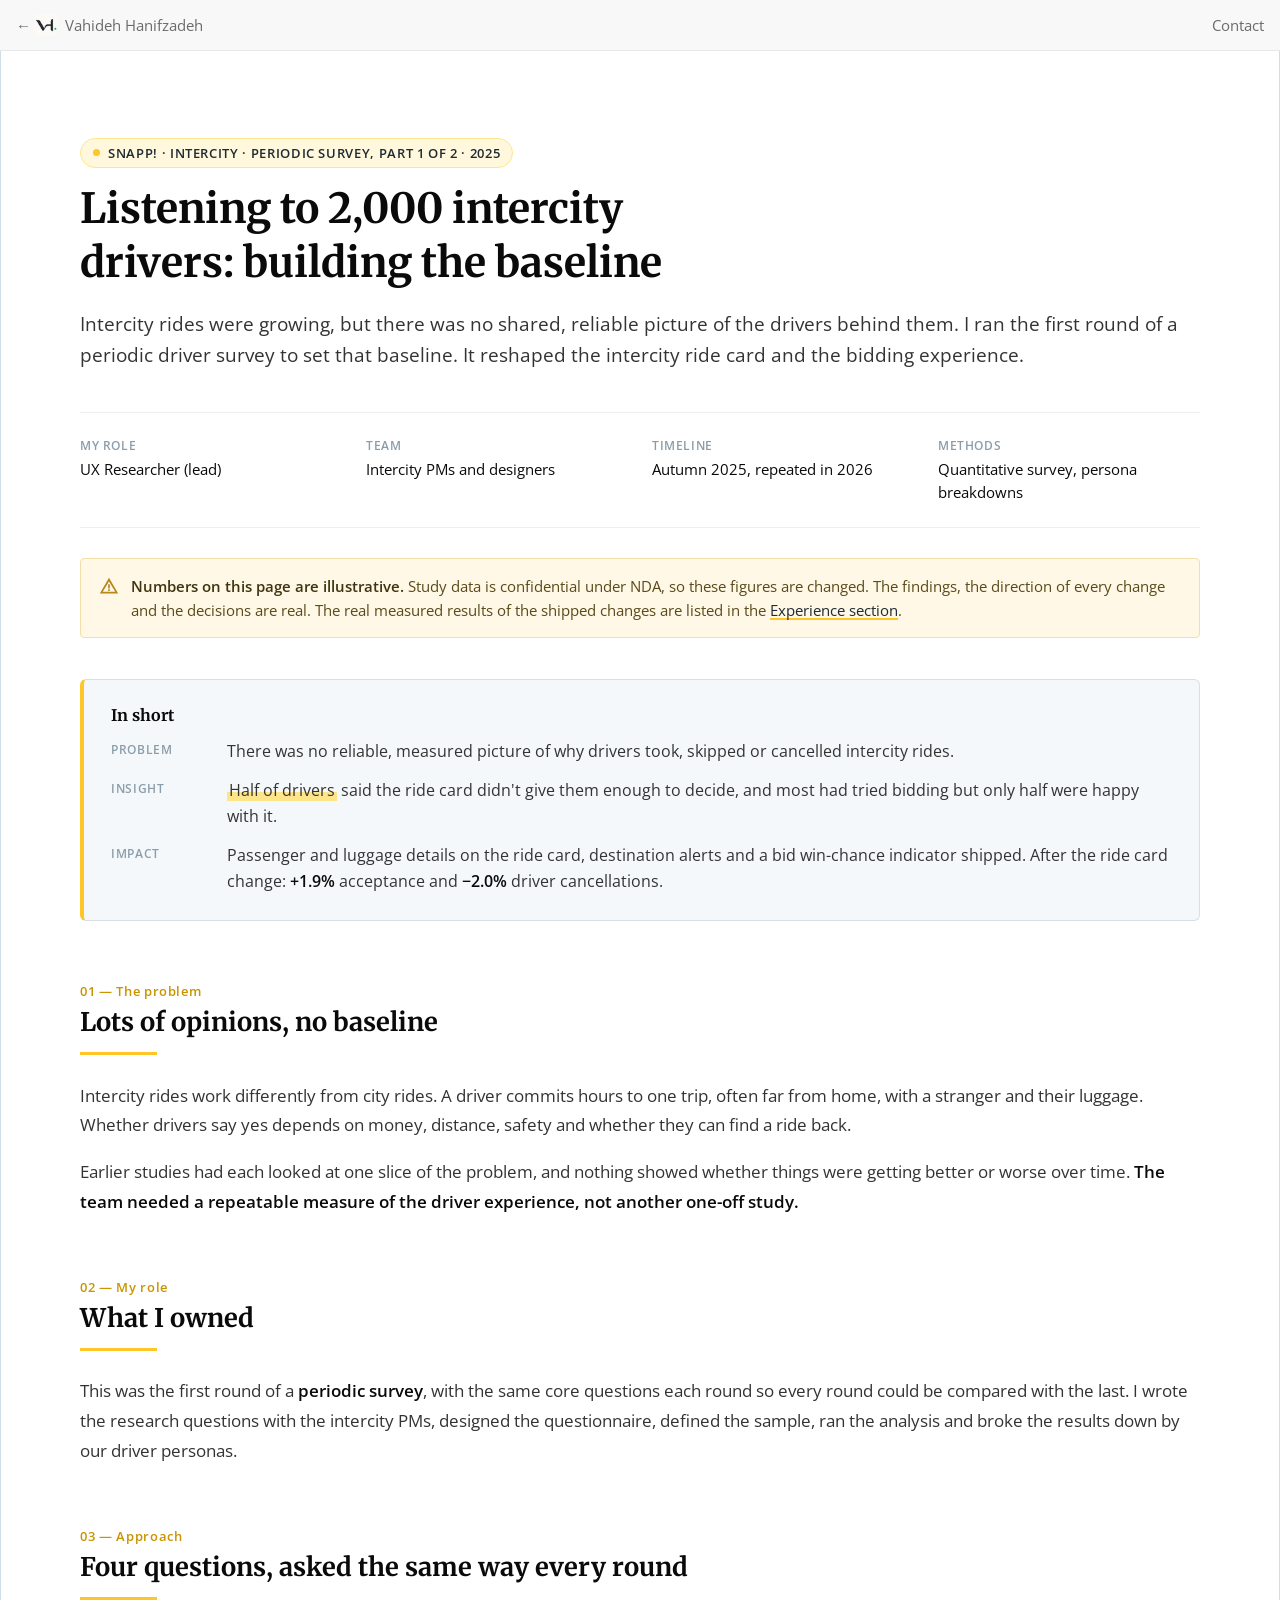
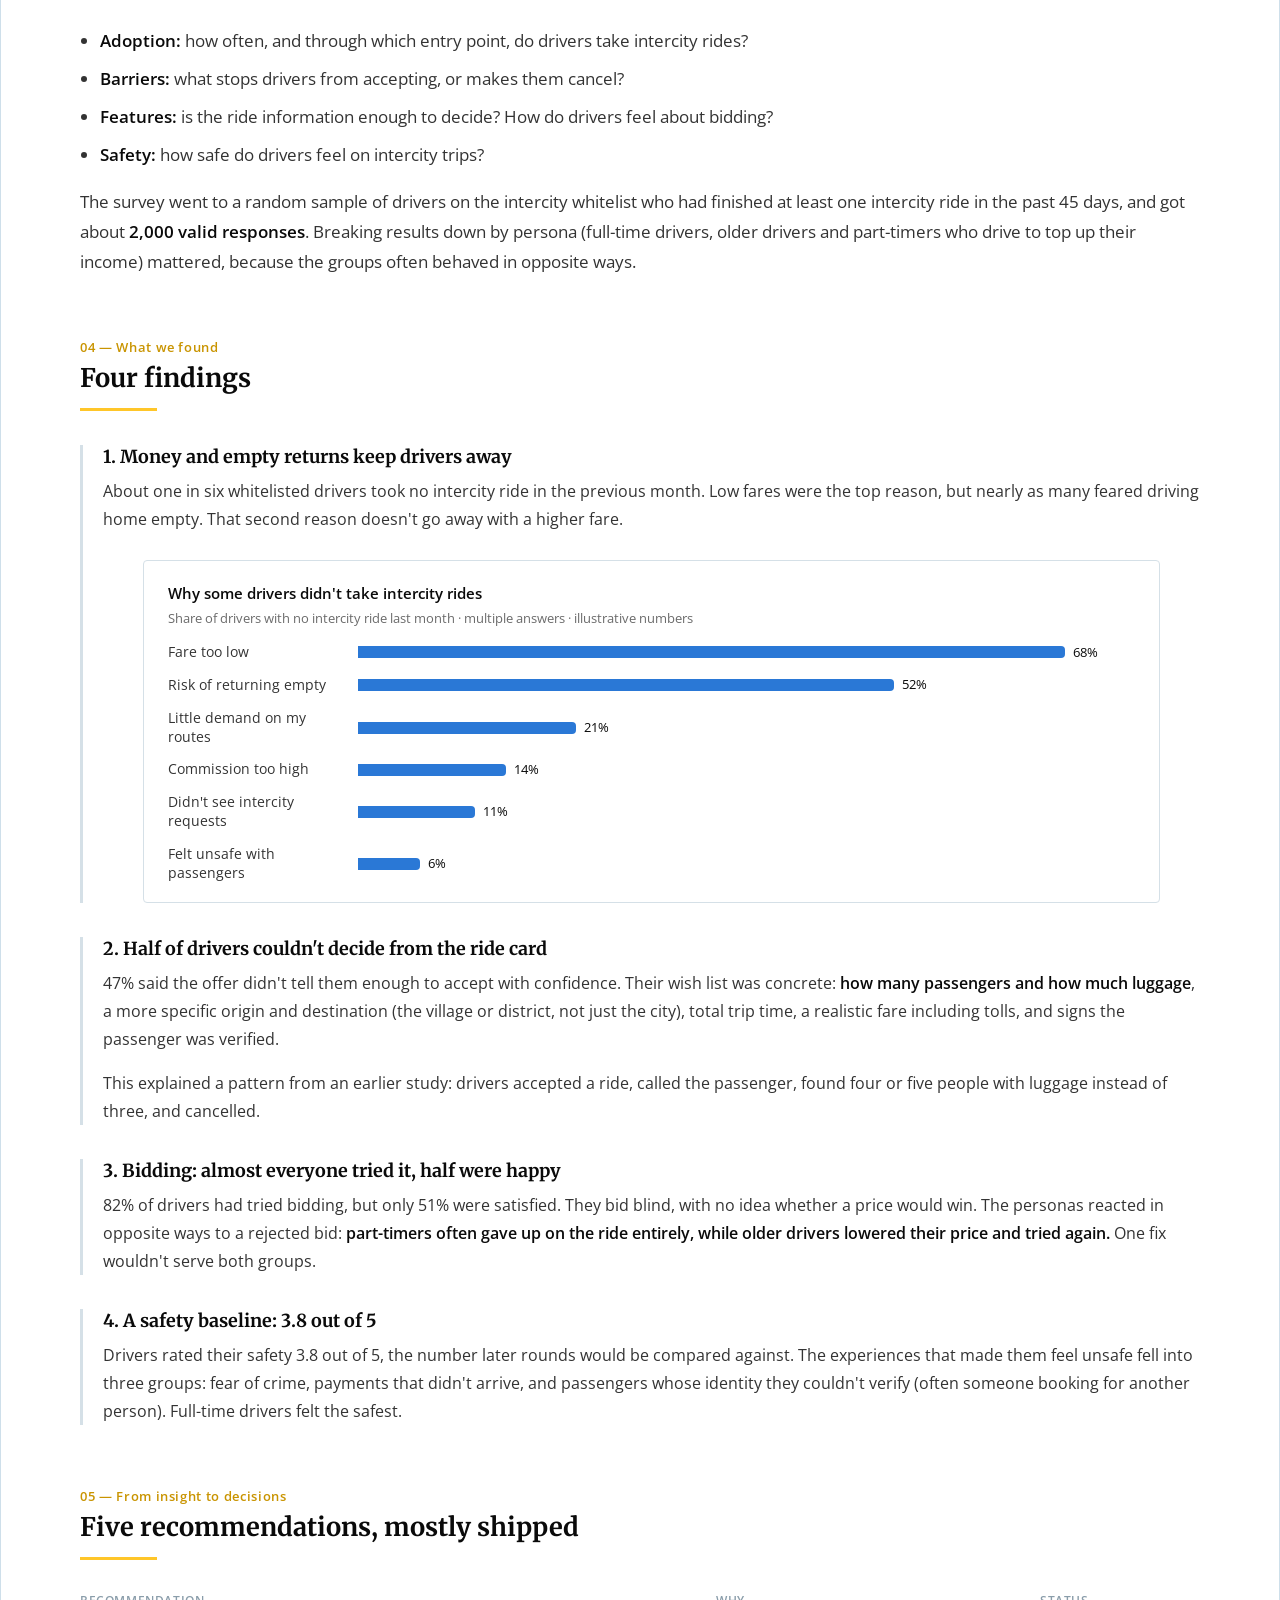
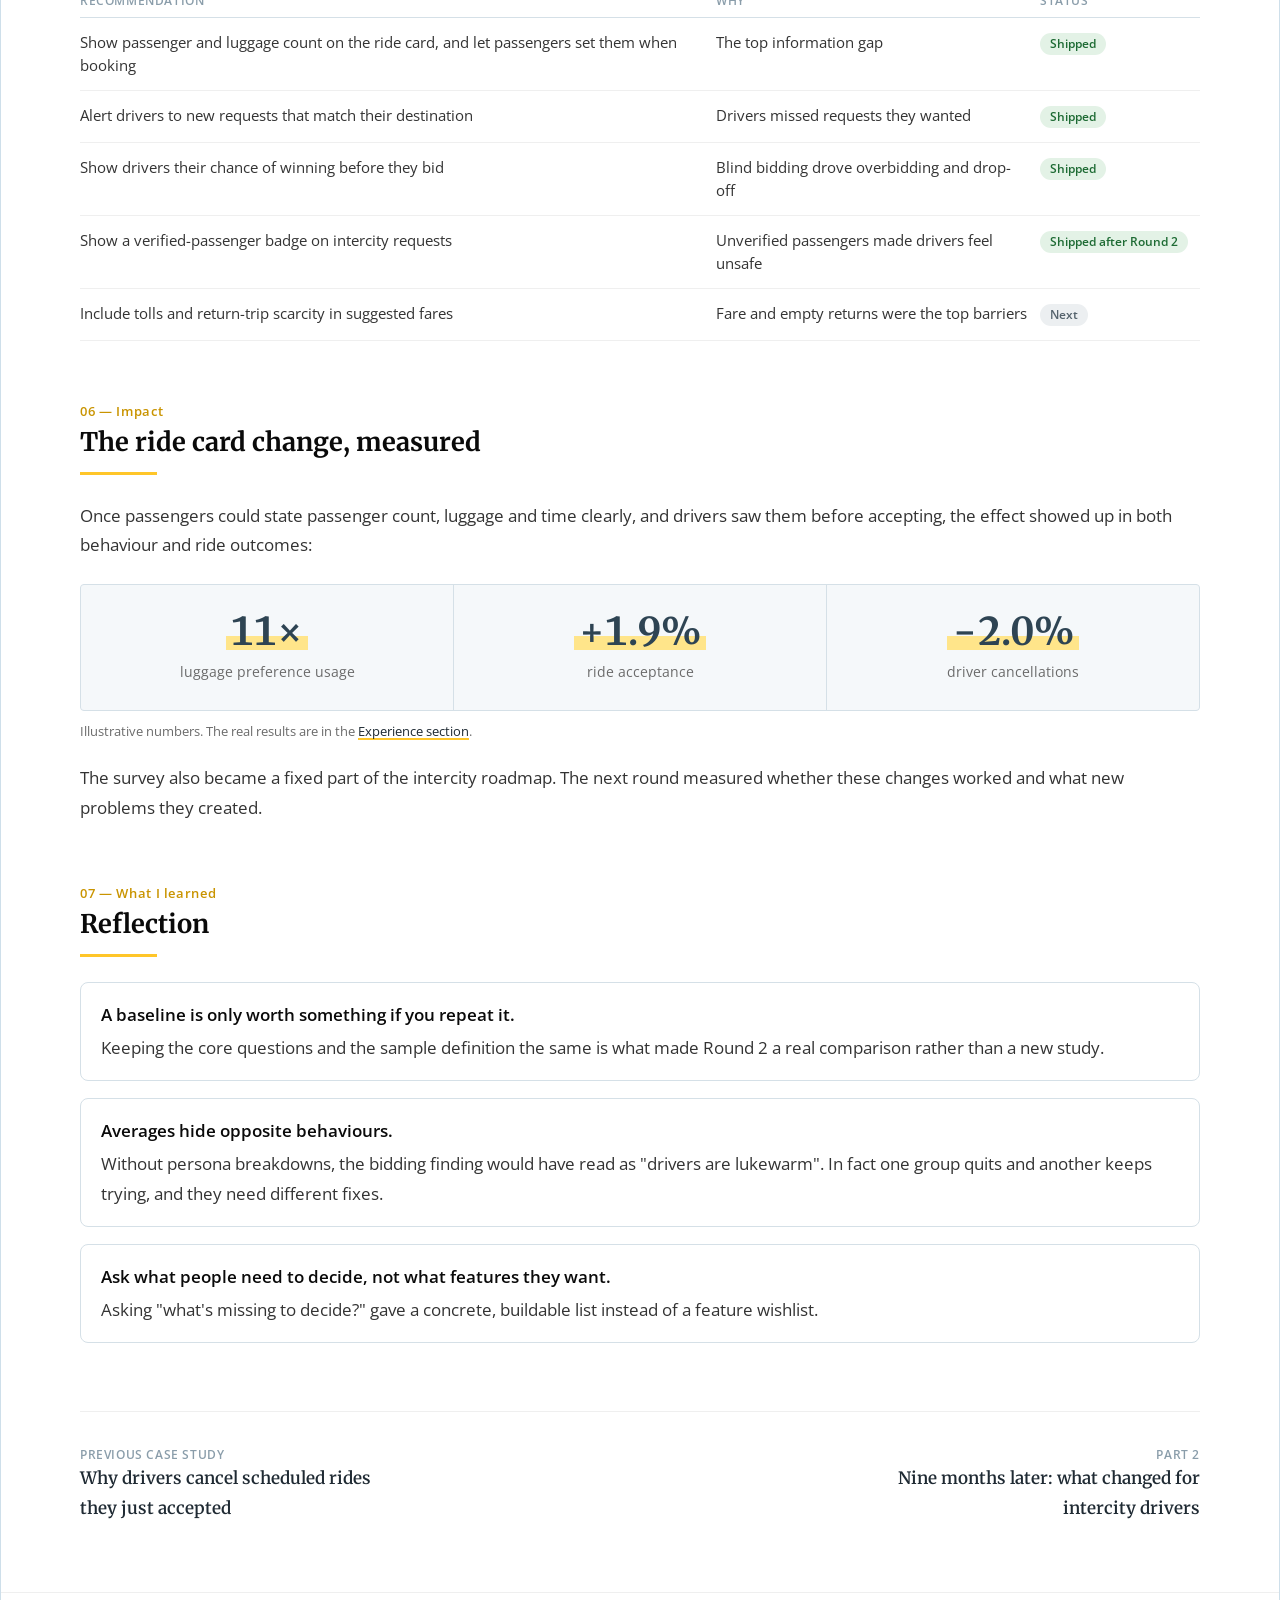
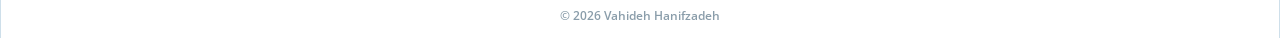
<file: case-studies/intercity-drivers-round-1.html>
<!doctype html>
<html lang="en">
<head>
<meta charset="utf-8">
<meta name="viewport" content="width=device-width, initial-scale=1">
<title>Intercity Drivers, Round 1 — Vahideh Hanifzadeh</title>
<meta name="description" content="Case study: a quarterly survey that set the first baseline for Snapp's intercity drivers and turned into shipped features.">
<link rel="icon" href="../favicon.ico" sizes="48x48">
<link rel="icon" type="image/png" sizes="32x32" href="../assets/favicon-32.png">
<link rel="icon" type="image/png" sizes="16x16" href="../assets/favicon-16.png">
<link rel="icon" type="image/png" sizes="512x512" href="../assets/favicon-512.png">
<link rel="apple-touch-icon" href="../assets/apple-touch-icon.png">
<link rel="preconnect" href="https://fonts.googleapis.com">
<link rel="preconnect" href="https://fonts.gstatic.com" crossorigin>
<link rel="stylesheet" href="https://fonts.googleapis.com/css2?family=Merriweather:ital,wght@0,400;0,700;1,400&family=Open+Sans:ital,wght@0,400;0,600;1,400&display=swap">
<link rel="stylesheet" href="case.css">
</head>
<body>
<nav class="navbar" aria-label="Main"><div class="bar">
  <a href="../index.html#work">← <img class="logo" src="../assets/favicon-32.png" alt="" width="22" height="22">Vahideh Hanifzadeh</a>
  <a href="../index.html#contact">Contact</a>
</div></nav>

<div class="main"><article class="wrap">

<header class="case-hero">
  <span class="kicker">Snapp! · Intercity · Periodic survey, part 1 of 2 · 2025</span>
  <h1>Listening to 2,000 intercity drivers: building the baseline</h1>
  <p class="sub">Intercity rides were growing, but there was no shared, reliable picture of the drivers behind them. I ran the first round of a periodic driver survey to set that baseline. It reshaped the intercity ride card and the bidding experience.</p>
  <dl class="meta">
    <div><dt>My role</dt><dd>UX Researcher (lead)</dd></div>
    <div><dt>Team</dt><dd>Intercity PMs and designers</dd></div>
    <div><dt>Timeline</dt><dd>Autumn 2025, repeated in 2026</dd></div>
    <div><dt>Methods</dt><dd>Quantitative survey, persona breakdowns</dd></div>
  </dl>
  <div class="nda" role="note">
    <svg viewBox="0 0 24 24" aria-hidden="true"><path fill="currentColor" d="M12 2 1 21h22L12 2zm0 4.5L19.5 19h-15L12 6.5zM11 10v5h2v-5h-2zm0 6v2h2v-2h-2z"/></svg>
    <p><b>Numbers on this page are illustrative.</b> Study data is confidential under NDA, so these figures are changed. The findings, the direction of every change and the decisions are real. The real measured results of the shipped changes are listed in the <a href="../index.html#experience">Experience section</a>.</p>
  </div>
</header>

<div class="tldr">
  <h2>In short</h2>
  <ul>
    <li><span>Problem</span><div>There was no reliable, measured picture of why drivers took, skipped or cancelled intercity rides.</div></li>
    <li><span>Insight</span><div><mark>Half of drivers</mark> said the ride card didn't give them enough to decide, and most had tried bidding but only half were happy with it.</div></li>
    <li><span>Impact</span><div>Passenger and luggage details on the ride card, destination alerts and a bid win-chance indicator shipped. After the ride card change: <b>+1.9%</b> acceptance and <b>−2.0%</b> driver cancellations.</div></li>
  </ul>
</div>

<section>
  <h2><span class="n">01 — The problem</span>Lots of opinions, no baseline</h2>
  <p>Intercity rides work differently from city rides. A driver commits hours to one trip, often far from home, with a stranger and their luggage. Whether drivers say yes depends on money, distance, safety and whether they can find a ride back.</p>
  <p>Earlier studies had each looked at one slice of the problem, and nothing showed whether things were getting better or worse over time. <b>The team needed a repeatable measure of the driver experience, not another one-off study.</b></p>
</section>

<section>
  <h2><span class="n">02 — My role</span>What I owned</h2>
  <p>This was the first round of a <b>periodic survey</b>, with the same core questions each round so every round could be compared with the last. I wrote the research questions with the intercity PMs, designed the questionnaire, defined the sample, ran the analysis and broke the results down by our driver personas.</p>
</section>

<section>
  <h2><span class="n">03 — Approach</span>Four questions, asked the same way every round</h2>
  <ul class="plain">
    <li><b>Adoption:</b> how often, and through which entry point, do drivers take intercity rides?</li>
    <li><b>Barriers:</b> what stops drivers from accepting, or makes them cancel?</li>
    <li><b>Features:</b> is the ride information enough to decide? How do drivers feel about bidding?</li>
    <li><b>Safety:</b> how safe do drivers feel on intercity trips?</li>
  </ul>
  <p>The survey went to a random sample of drivers on the intercity whitelist who had finished at least one intercity ride in the past 45 days, and got about <b>2,000 valid responses</b>. Breaking results down by persona (full-time drivers, older drivers and part-timers who drive to top up their income) mattered, because the groups often behaved in opposite ways.</p>
</section>

<section>
  <h2><span class="n">04 — What we found</span>Four findings</h2>

  <div class="insight">
    <h3>1. Money and empty returns keep drivers away</h3>
    <p>About one in six whitelisted drivers took no intercity ride in the previous month. Low fares were the top reason, but nearly as many feared driving home empty. That second reason doesn't go away with a higher fare.</p>
    <figure class="chart">
      <figcaption>Why some drivers didn't take intercity rides</figcaption>
      <p class="note">Share of drivers with no intercity ride last month · multiple answers · illustrative numbers</p>
      <ul class="rows">
        <li class="row" title="Fare too low: 68%"><span class="lbl">Fare too low</span><span class="bars"><div><span class="b" style="width:91%;background:var(--s1)"></span><span class="v">68%</span></div></span></li>
        <li class="row" title="Risk of returning empty: 52%"><span class="lbl">Risk of returning empty</span><span class="bars"><div><span class="b" style="width:69%;background:var(--s1)"></span><span class="v">52%</span></div></span></li>
        <li class="row" title="Little demand on my routes: 21%"><span class="lbl">Little demand on my routes</span><span class="bars"><div><span class="b" style="width:28%;background:var(--s1)"></span><span class="v">21%</span></div></span></li>
        <li class="row" title="Commission too high: 14%"><span class="lbl">Commission too high</span><span class="bars"><div><span class="b" style="width:19%;background:var(--s1)"></span><span class="v">14%</span></div></span></li>
        <li class="row" title="Didn't see intercity requests: 11%"><span class="lbl">Didn't see intercity requests</span><span class="bars"><div><span class="b" style="width:15%;background:var(--s1)"></span><span class="v">11%</span></div></span></li>
        <li class="row" title="Felt unsafe with passengers: 6%"><span class="lbl">Felt unsafe with passengers</span><span class="bars"><div><span class="b" style="width:8%;background:var(--s1)"></span><span class="v">6%</span></div></span></li>
      </ul>
    </figure>
  </div>

  <div class="insight">
    <h3>2. Half of drivers couldn't decide from the ride card</h3>
    <p>47% said the offer didn't tell them enough to accept with confidence. Their wish list was concrete: <b>how many passengers and how much luggage</b>, a more specific origin and destination (the village or district, not just the city), total trip time, a realistic fare including tolls, and signs the passenger was verified.</p>
    <p>This explained a pattern from an earlier study: drivers accepted a ride, called the passenger, found four or five people with luggage instead of three, and cancelled.</p>
  </div>

  <div class="insight">
    <h3>3. Bidding: almost everyone tried it, half were happy</h3>
    <p>82% of drivers had tried bidding, but only 51% were satisfied. They bid blind, with no idea whether a price would win. The personas reacted in opposite ways to a rejected bid: <b>part-timers often gave up on the ride entirely, while older drivers lowered their price and tried again.</b> One fix wouldn't serve both groups.</p>
  </div>

  <div class="insight">
    <h3>4. A safety baseline: 3.8 out of 5</h3>
    <p>Drivers rated their safety 3.8 out of 5, the number later rounds would be compared against. The experiences that made them feel unsafe fell into three groups: fear of crime, payments that didn't arrive, and passengers whose identity they couldn't verify (often someone booking for another person). Full-time drivers felt the safest.</p>
  </div>
</section>

<section>
  <h2><span class="n">05 — From insight to decisions</span>Five recommendations, mostly shipped</h2>
  <table class="decisions">
    <thead><tr><th>Recommendation</th><th>Why</th><th>Status</th></tr></thead>
    <tbody>
      <tr><td>Show passenger and luggage count on the ride card, and let passengers set them when booking</td><td>The top information gap</td><td><span class="status shipped">Shipped</span></td></tr>
      <tr><td>Alert drivers to new requests that match their destination</td><td>Drivers missed requests they wanted</td><td><span class="status shipped">Shipped</span></td></tr>
      <tr><td>Show drivers their chance of winning before they bid</td><td>Blind bidding drove overbidding and drop-off</td><td><span class="status shipped">Shipped</span></td></tr>
      <tr><td>Show a verified-passenger badge on intercity requests</td><td>Unverified passengers made drivers feel unsafe</td><td><span class="status shipped">Shipped after Round 2</span></td></tr>
      <tr><td>Include tolls and return-trip scarcity in suggested fares</td><td>Fare and empty returns were the top barriers</td><td><span class="status later">Next</span></td></tr>
    </tbody>
  </table>
</section>

<section>
  <h2><span class="n">06 — Impact</span>The ride card change, measured</h2>
  <p>Once passengers could state passenger count, luggage and time clearly, and drivers saw them before accepting, the effect showed up in both behaviour and ride outcomes:</p>
  <div class="impact">
    <div><div class="num">11×</div><div class="cap">luggage preference usage</div></div>
    <div><div class="num">+1.9%</div><div class="cap">ride acceptance</div></div>
    <div><div class="num">−2.0%</div><div class="cap">driver cancellations</div></div>
  </div>
  <p class="impact-note">Illustrative numbers. The real results are in the <a href="../index.html#experience">Experience section</a>.</p>
  <p style="margin-top:1.2em">The survey also became a fixed part of the intercity roadmap. The next round measured whether these changes worked and what new problems they created.</p>
</section>

<section>
  <h2><span class="n">07 — What I learned</span>Reflection</h2>
  <div class="learn">
    <div><b>A baseline is only worth something if you repeat it.</b>Keeping the core questions and the sample definition the same is what made Round 2 a real comparison rather than a new study.</div>
    <div><b>Averages hide opposite behaviours.</b>Without persona breakdowns, the bidding finding would have read as "drivers are lukewarm". In fact one group quits and another keeps trying, and they need different fixes.</div>
    <div><b>Ask what people need to decide, not what features they want.</b>Asking "what's missing to decide?" gave a concrete, buildable list instead of a feature wishlist.</div>
  </div>
</section>

<nav class="next" aria-label="More case studies">
  <a href="scheduled-rides.html"><small>Previous case study</small><strong>Why drivers cancel scheduled rides they just accepted</strong></a>
  <a href="intercity-drivers-round-2.html" style="text-align:right"><small>Part 2</small><strong>Nine months later: what changed for intercity drivers</strong></a>
</nav>

</article>
<footer>© 2026 Vahideh Hanifzadeh</footer>
</div>
</body>
</html>
</file>
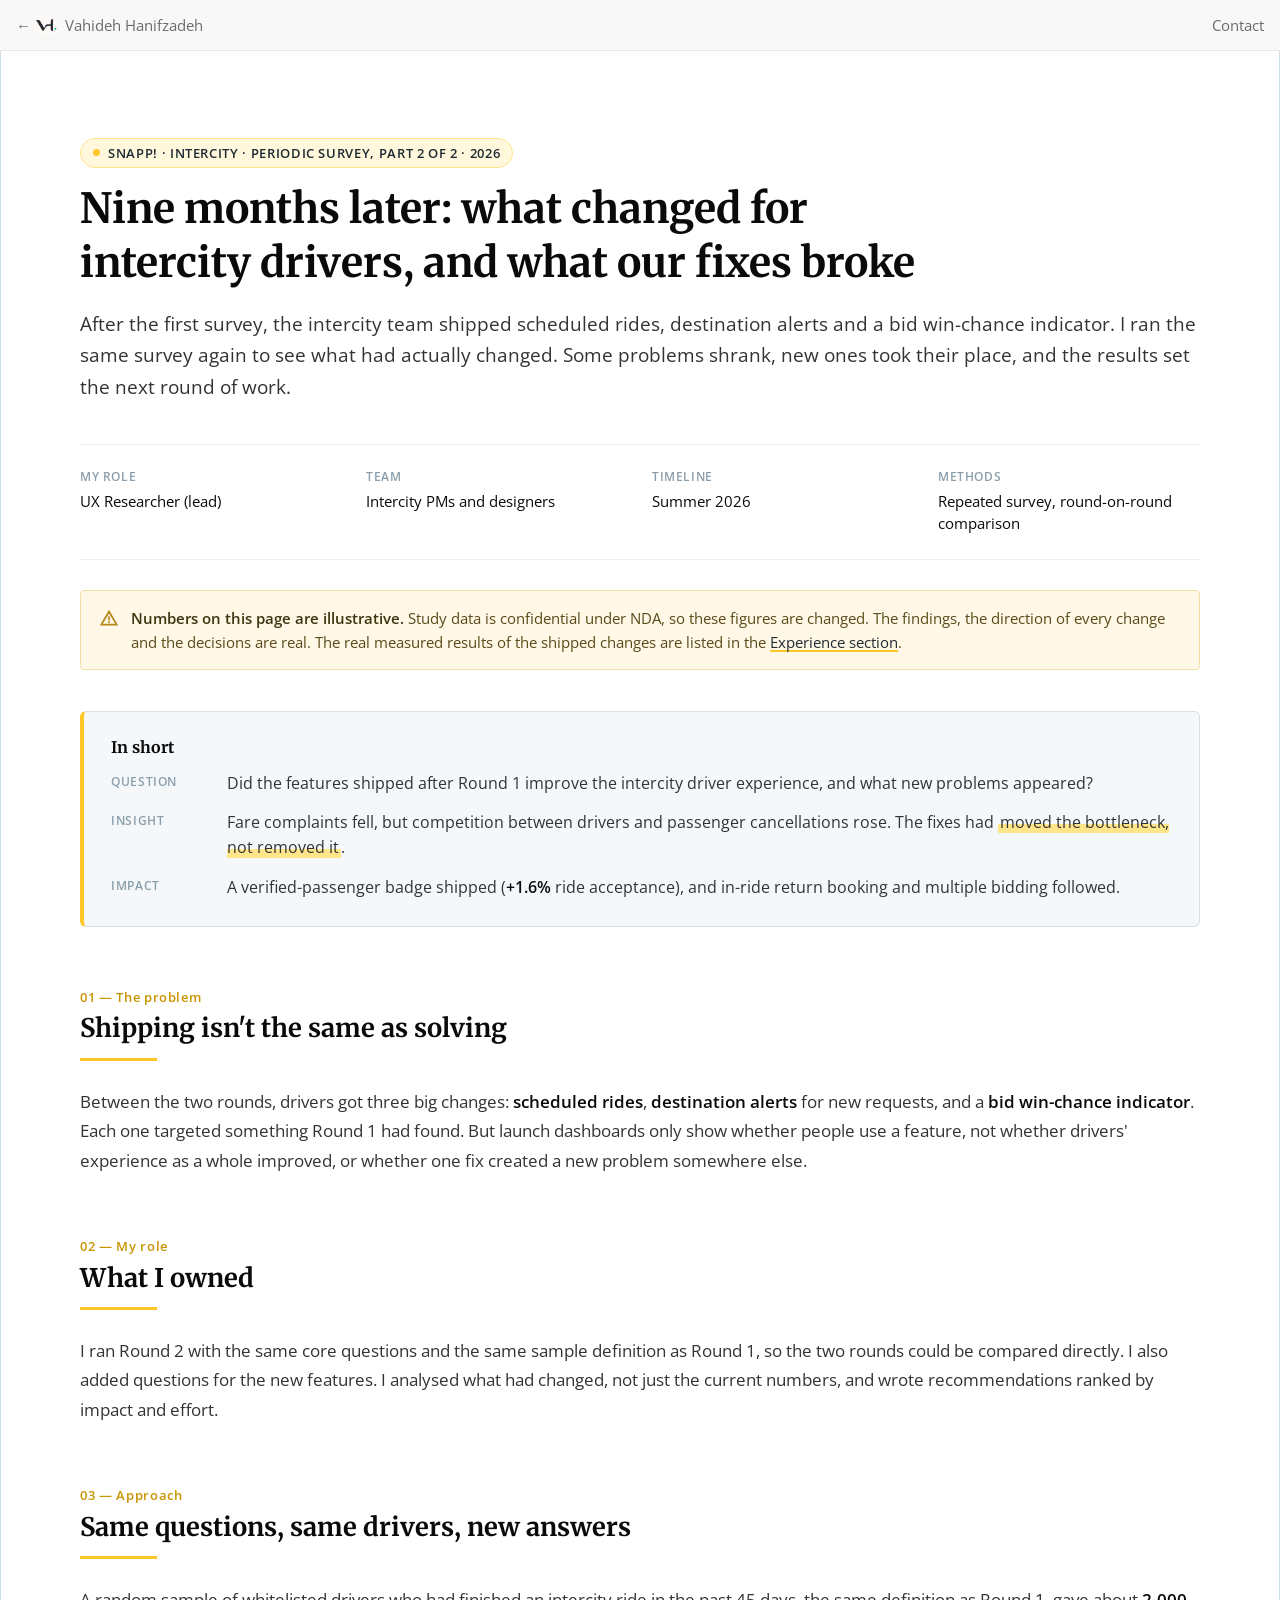
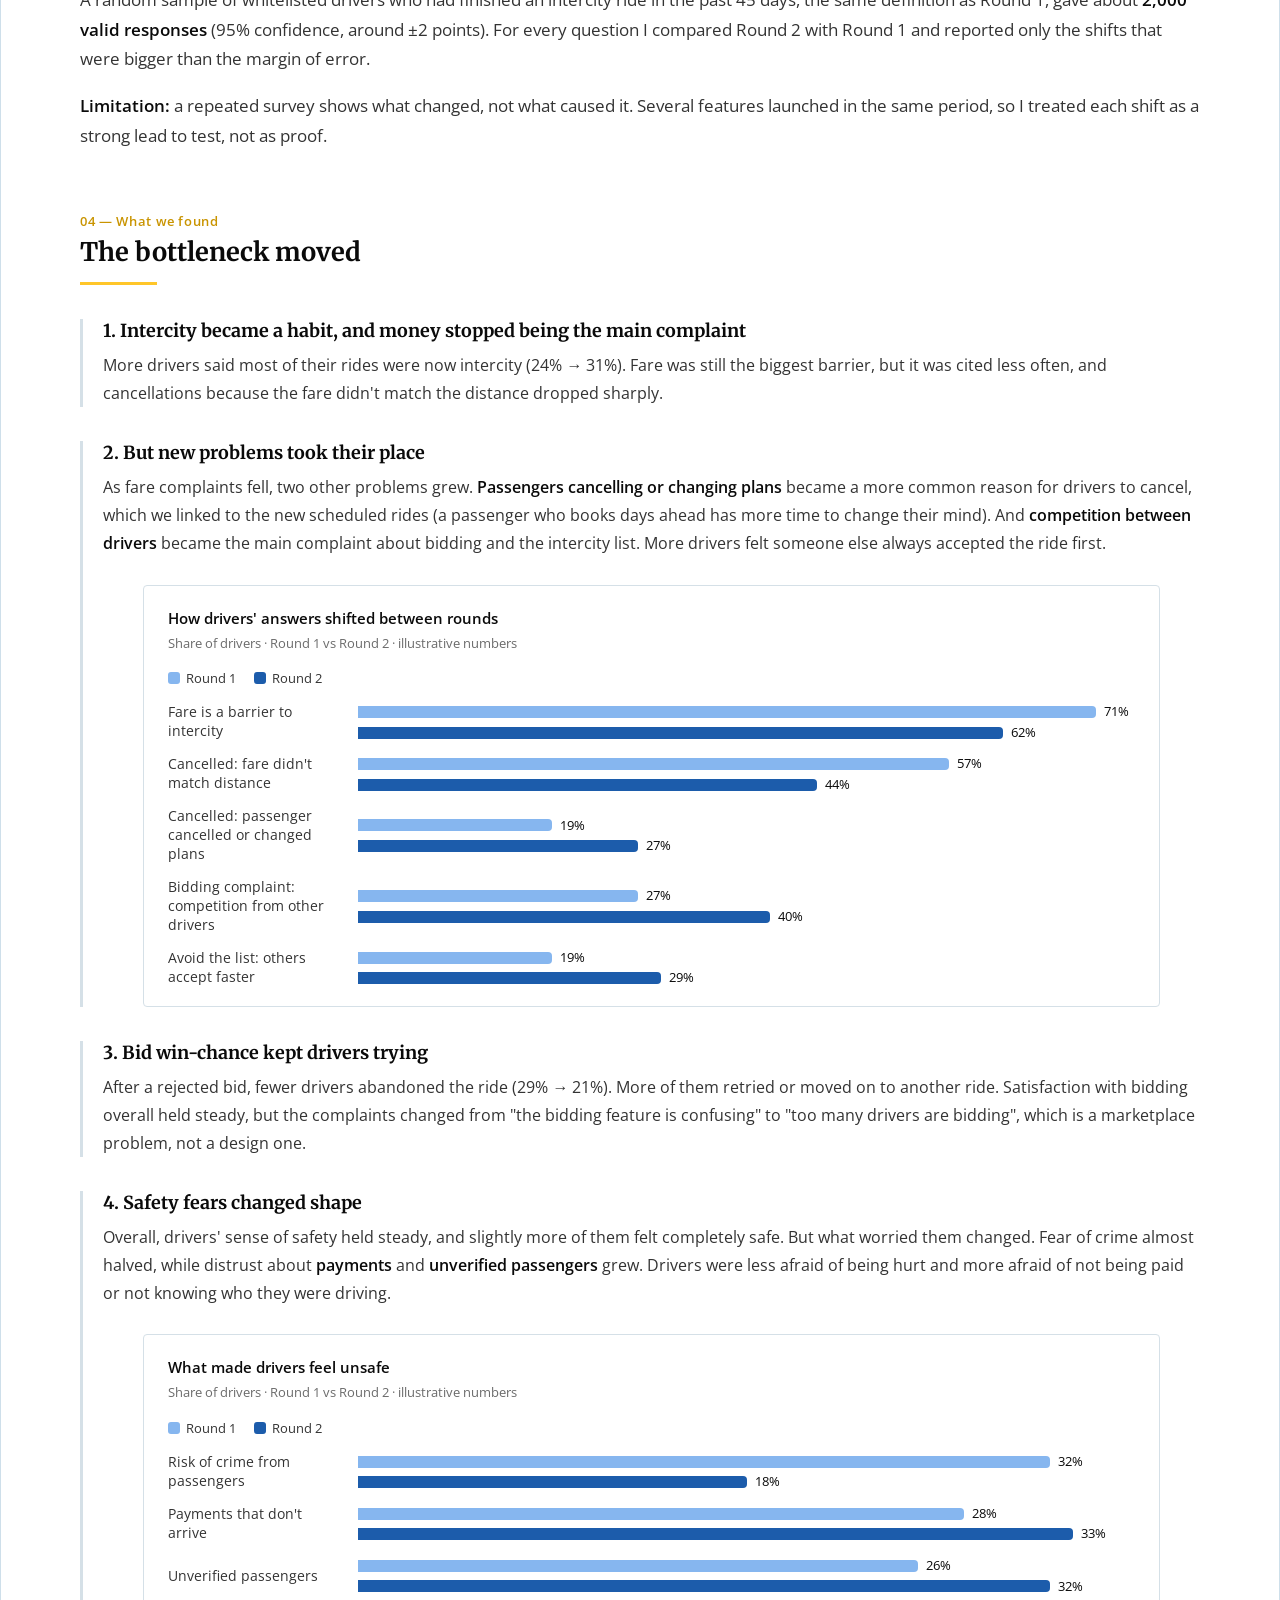
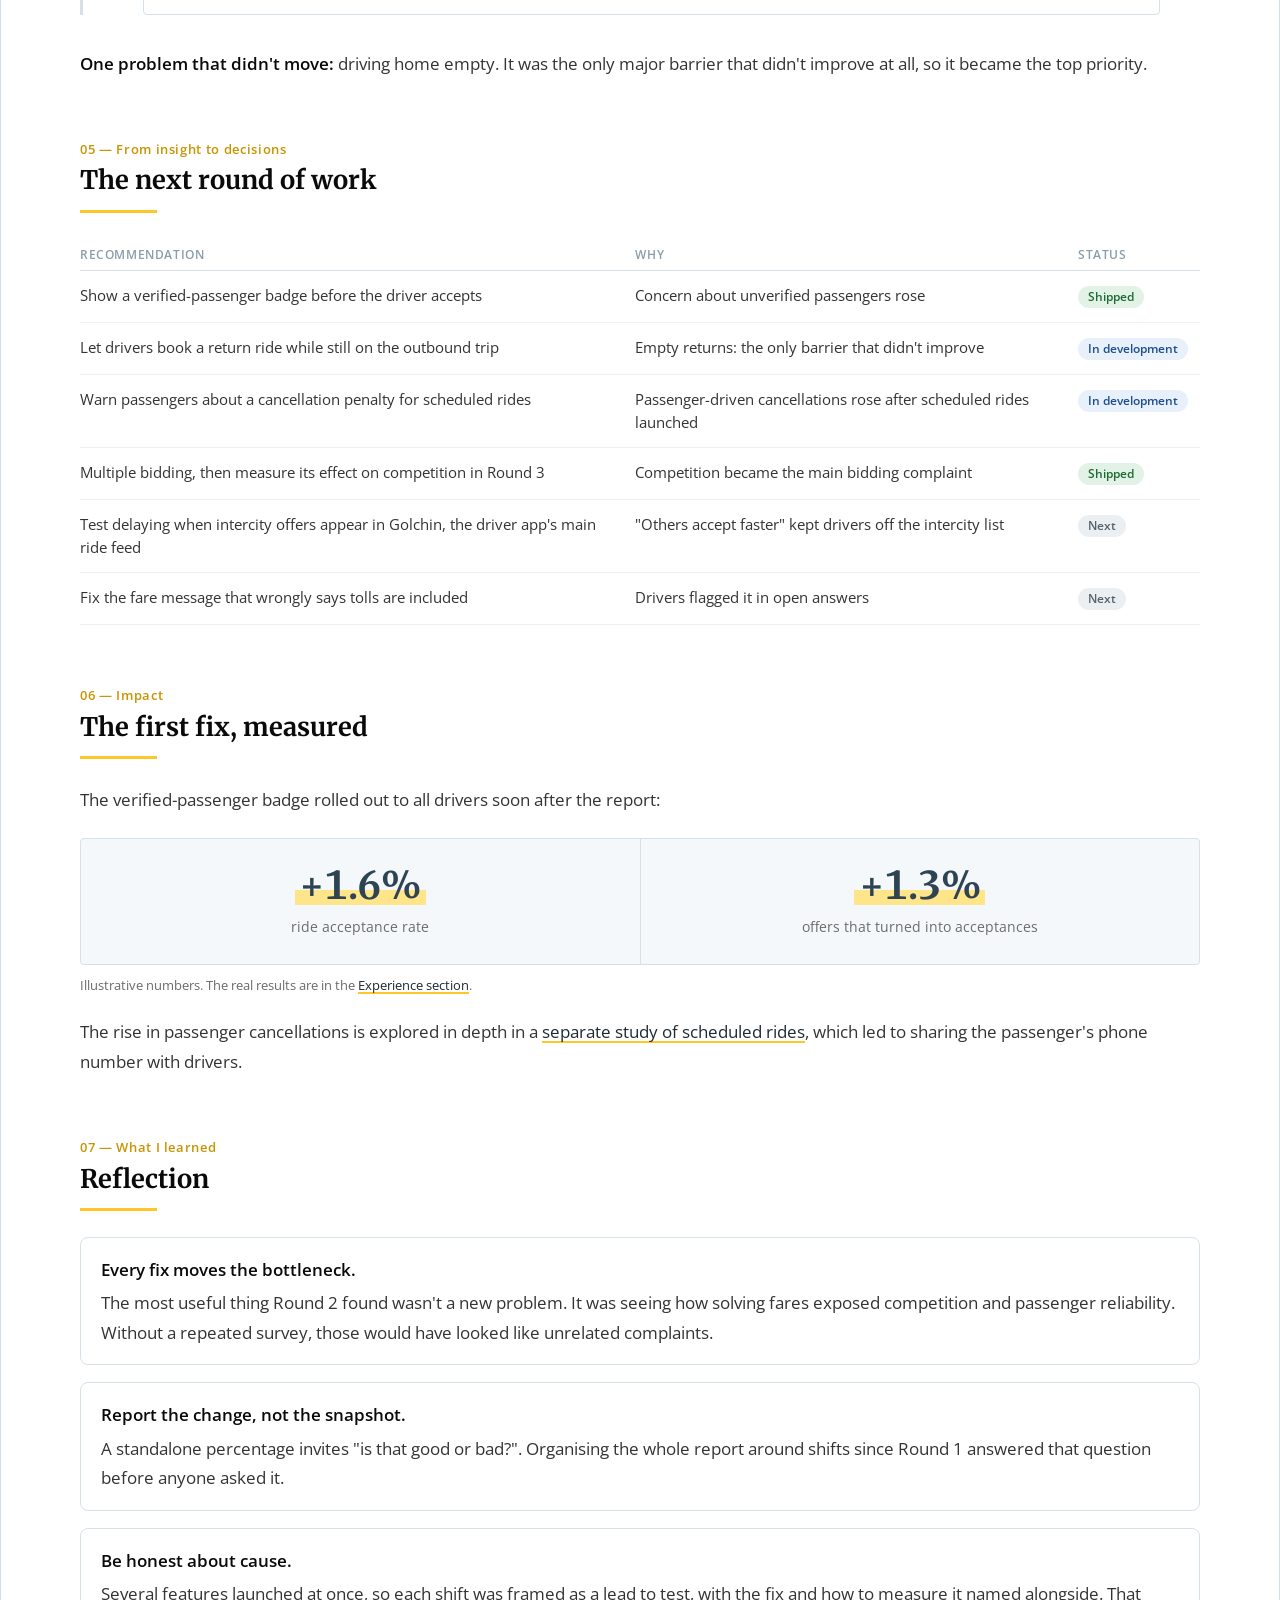
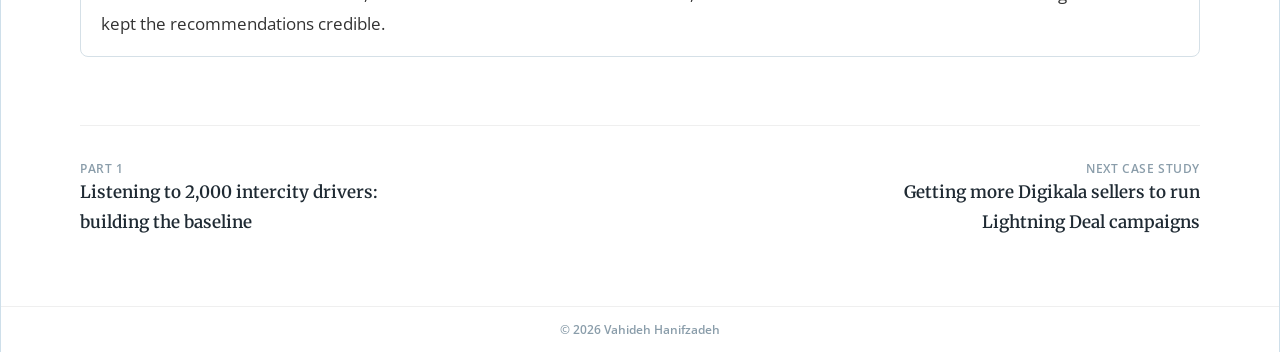
<file: case-studies/intercity-drivers-round-2.html>
<!doctype html>
<html lang="en">
<head>
<meta charset="utf-8">
<meta name="viewport" content="width=device-width, initial-scale=1">
<title>Intercity Drivers, Round 2 — Vahideh Hanifzadeh</title>
<meta name="description" content="Case study: repeating the intercity driver survey nine months later showed which fixes worked and which new problems they created.">
<link rel="icon" href="../favicon.ico" sizes="48x48">
<link rel="icon" type="image/png" sizes="32x32" href="../assets/favicon-32.png">
<link rel="icon" type="image/png" sizes="16x16" href="../assets/favicon-16.png">
<link rel="icon" type="image/png" sizes="512x512" href="../assets/favicon-512.png">
<link rel="apple-touch-icon" href="../assets/apple-touch-icon.png">
<link rel="preconnect" href="https://fonts.googleapis.com">
<link rel="preconnect" href="https://fonts.gstatic.com" crossorigin>
<link rel="stylesheet" href="https://fonts.googleapis.com/css2?family=Merriweather:ital,wght@0,400;0,700;1,400&family=Open+Sans:ital,wght@0,400;0,600;1,400&display=swap">
<link rel="stylesheet" href="case.css">
</head>
<body>
<nav class="navbar" aria-label="Main"><div class="bar">
  <a href="../index.html#work">← <img class="logo" src="../assets/favicon-32.png" alt="" width="22" height="22">Vahideh Hanifzadeh</a>
  <a href="../index.html#contact">Contact</a>
</div></nav>

<div class="main"><article class="wrap">

<header class="case-hero">
  <span class="kicker">Snapp! · Intercity · Periodic survey, part 2 of 2 · 2026</span>
  <h1>Nine months later: what changed for intercity drivers, and what our fixes broke</h1>
  <p class="sub">After the first survey, the intercity team shipped scheduled rides, destination alerts and a bid win-chance indicator. I ran the same survey again to see what had actually changed. Some problems shrank, new ones took their place, and the results set the next round of work.</p>
  <dl class="meta">
    <div><dt>My role</dt><dd>UX Researcher (lead)</dd></div>
    <div><dt>Team</dt><dd>Intercity PMs and designers</dd></div>
    <div><dt>Timeline</dt><dd>Summer 2026</dd></div>
    <div><dt>Methods</dt><dd>Repeated survey, round-on-round comparison</dd></div>
  </dl>
  <div class="nda" role="note">
    <svg viewBox="0 0 24 24" aria-hidden="true"><path fill="currentColor" d="M12 2 1 21h22L12 2zm0 4.5L19.5 19h-15L12 6.5zM11 10v5h2v-5h-2zm0 6v2h2v-2h-2z"/></svg>
    <p><b>Numbers on this page are illustrative.</b> Study data is confidential under NDA, so these figures are changed. The findings, the direction of every change and the decisions are real. The real measured results of the shipped changes are listed in the <a href="../index.html#experience">Experience section</a>.</p>
  </div>
</header>

<div class="tldr">
  <h2>In short</h2>
  <ul>
    <li><span>Question</span><div>Did the features shipped after Round 1 improve the intercity driver experience, and what new problems appeared?</div></li>
    <li><span>Insight</span><div>Fare complaints fell, but competition between drivers and passenger cancellations rose. The fixes had <mark>moved the bottleneck, not removed it</mark>.</div></li>
    <li><span>Impact</span><div>A verified-passenger badge shipped (<b>+1.6%</b> ride acceptance), and in-ride return booking and multiple bidding followed.</div></li>
  </ul>
</div>

<section>
  <h2><span class="n">01 — The problem</span>Shipping isn't the same as solving</h2>
  <p>Between the two rounds, drivers got three big changes: <b>scheduled rides</b>, <b>destination alerts</b> for new requests, and a <b>bid win-chance indicator</b>. Each one targeted something Round 1 had found. But launch dashboards only show whether people use a feature, not whether drivers' experience as a whole improved, or whether one fix created a new problem somewhere else.</p>
</section>

<section>
  <h2><span class="n">02 — My role</span>What I owned</h2>
  <p>I ran Round 2 with the same core questions and the same sample definition as Round 1, so the two rounds could be compared directly. I also added questions for the new features. I analysed what had changed, not just the current numbers, and wrote recommendations ranked by impact and effort.</p>
</section>

<section>
  <h2><span class="n">03 — Approach</span>Same questions, same drivers, new answers</h2>
  <p>A random sample of whitelisted drivers who had finished an intercity ride in the past 45 days, the same definition as Round 1, gave about <b>2,000 valid responses</b> (95% confidence, around ±2 points). For every question I compared Round 2 with Round 1 and reported only the shifts that were bigger than the margin of error.</p>
  <p><b>Limitation:</b> a repeated survey shows what changed, not what caused it. Several features launched in the same period, so I treated each shift as a strong lead to test, not as proof.</p>
</section>

<section>
  <h2><span class="n">04 — What we found</span>The bottleneck moved</h2>

  <div class="insight">
    <h3>1. Intercity became a habit, and money stopped being the main complaint</h3>
    <p>More drivers said most of their rides were now intercity (24% → 31%). Fare was still the biggest barrier, but it was cited less often, and cancellations because the fare didn't match the distance dropped sharply.</p>
  </div>

  <div class="insight">
    <h3>2. But new problems took their place</h3>
    <p>As fare complaints fell, two other problems grew. <b>Passengers cancelling or changing plans</b> became a more common reason for drivers to cancel, which we linked to the new scheduled rides (a passenger who books days ahead has more time to change their mind). And <b>competition between drivers</b> became the main complaint about bidding and the intercity list. More drivers felt someone else always accepted the ride first.</p>
    <figure class="chart">
      <figcaption>How drivers' answers shifted between rounds</figcaption>
      <p class="note">Share of drivers · Round 1 vs Round 2 · illustrative numbers</p>
      <div class="legend"><span><i style="background:var(--before)"></i>Round 1</span><span><i style="background:var(--after)"></i>Round 2</span></div>
      <ul class="rows">
        <li class="row" title="Fare is a barrier: Round 1 71%, Round 2 62%"><span class="lbl">Fare is a barrier to intercity</span><span class="bars"><div><span class="b" style="width:95%;background:var(--before)"></span><span class="v">71%</span></div><div><span class="b" style="width:83%;background:var(--after)"></span><span class="v">62%</span></div></span></li>
        <li class="row" title="Cancelled because fare didn't match distance: Round 1 57%, Round 2 44%"><span class="lbl">Cancelled: fare didn't match distance</span><span class="bars"><div><span class="b" style="width:76%;background:var(--before)"></span><span class="v">57%</span></div><div><span class="b" style="width:59%;background:var(--after)"></span><span class="v">44%</span></div></span></li>
        <li class="row" title="Cancelled because the passenger cancelled or changed plans: Round 1 19%, Round 2 27%"><span class="lbl">Cancelled: passenger cancelled or changed plans</span><span class="bars"><div><span class="b" style="width:25%;background:var(--before)"></span><span class="v">19%</span></div><div><span class="b" style="width:36%;background:var(--after)"></span><span class="v">27%</span></div></span></li>
        <li class="row" title="Bidding complaint is other drivers' competition: Round 1 27%, Round 2 40%"><span class="lbl">Bidding complaint: competition from other drivers</span><span class="bars"><div><span class="b" style="width:36%;background:var(--before)"></span><span class="v">27%</span></div><div><span class="b" style="width:53%;background:var(--after)"></span><span class="v">40%</span></div></span></li>
        <li class="row" title="Avoid the list because others accept faster: Round 1 19%, Round 2 29%"><span class="lbl">Avoid the list: others accept faster</span><span class="bars"><div><span class="b" style="width:25%;background:var(--before)"></span><span class="v">19%</span></div><div><span class="b" style="width:39%;background:var(--after)"></span><span class="v">29%</span></div></span></li>
      </ul>
    </figure>
  </div>

  <div class="insight">
    <h3>3. Bid win-chance kept drivers trying</h3>
    <p>After a rejected bid, fewer drivers abandoned the ride (29% → 21%). More of them retried or moved on to another ride. Satisfaction with bidding overall held steady, but the complaints changed from "the bidding feature is confusing" to "too many drivers are bidding", which is a marketplace problem, not a design one.</p>
  </div>

  <div class="insight">
    <h3>4. Safety fears changed shape</h3>
    <p>Overall, drivers' sense of safety held steady, and slightly more of them felt completely safe. But what worried them changed. Fear of crime almost halved, while distrust about <b>payments</b> and <b>unverified passengers</b> grew. Drivers were less afraid of being hurt and more afraid of not being paid or not knowing who they were driving.</p>
    <figure class="chart">
      <figcaption>What made drivers feel unsafe</figcaption>
      <p class="note">Share of drivers · Round 1 vs Round 2 · illustrative numbers</p>
      <div class="legend"><span><i style="background:var(--before)"></i>Round 1</span><span><i style="background:var(--after)"></i>Round 2</span></div>
      <ul class="rows">
        <li class="row" title="Passenger criminal risk: Round 1 32%, Round 2 18%"><span class="lbl">Risk of crime from passengers</span><span class="bars"><div><span class="b" style="width:89%;background:var(--before)"></span><span class="v">32%</span></div><div><span class="b" style="width:50%;background:var(--after)"></span><span class="v">18%</span></div></span></li>
        <li class="row" title="Unreliable payments: Round 1 28%, Round 2 33%"><span class="lbl">Payments that don't arrive</span><span class="bars"><div><span class="b" style="width:78%;background:var(--before)"></span><span class="v">28%</span></div><div><span class="b" style="width:92%;background:var(--after)"></span><span class="v">33%</span></div></span></li>
        <li class="row" title="Unverified passengers: Round 1 26%, Round 2 32%"><span class="lbl">Unverified passengers</span><span class="bars"><div><span class="b" style="width:72%;background:var(--before)"></span><span class="v">26%</span></div><div><span class="b" style="width:89%;background:var(--after)"></span><span class="v">32%</span></div></span></li>
      </ul>
    </figure>
  </div>

  <p style="margin-top:2em"><b>One problem that didn't move:</b> driving home empty. It was the only major barrier that didn't improve at all, so it became the top priority.</p>
</section>

<section>
  <h2><span class="n">05 — From insight to decisions</span>The next round of work</h2>
  <table class="decisions">
    <thead><tr><th>Recommendation</th><th>Why</th><th>Status</th></tr></thead>
    <tbody>
      <tr><td>Show a verified-passenger badge before the driver accepts</td><td>Concern about unverified passengers rose</td><td><span class="status shipped">Shipped</span></td></tr>
      <tr><td>Let drivers book a return ride while still on the outbound trip</td><td>Empty returns: the only barrier that didn't improve</td><td><span class="status dev">In development</span></td></tr>
      <tr><td>Warn passengers about a cancellation penalty for scheduled rides</td><td>Passenger-driven cancellations rose after scheduled rides launched</td><td><span class="status dev">In development</span></td></tr>
      <tr><td>Multiple bidding, then measure its effect on competition in Round 3</td><td>Competition became the main bidding complaint</td><td><span class="status shipped">Shipped</span></td></tr>
      <tr><td>Test delaying when intercity offers appear in Golchin, the driver app's main ride feed</td><td>"Others accept faster" kept drivers off the intercity list</td><td><span class="status later">Next</span></td></tr>
      <tr><td>Fix the fare message that wrongly says tolls are included</td><td>Drivers flagged it in open answers</td><td><span class="status later">Next</span></td></tr>
    </tbody>
  </table>
</section>

<section>
  <h2><span class="n">06 — Impact</span>The first fix, measured</h2>
  <p>The verified-passenger badge rolled out to all drivers soon after the report:</p>
  <div class="impact">
    <div><div class="num">+1.6%</div><div class="cap">ride acceptance rate</div></div>
    <div><div class="num">+1.3%</div><div class="cap">offers that turned into acceptances</div></div>
  </div>
  <p class="impact-note">Illustrative numbers. The real results are in the <a href="../index.html#experience">Experience section</a>.</p>
  <p style="margin-top:1.2em">The rise in passenger cancellations is explored in depth in a <a href="scheduled-rides.html">separate study of scheduled rides</a>, which led to sharing the passenger's phone number with drivers.</p>
</section>

<section>
  <h2><span class="n">07 — What I learned</span>Reflection</h2>
  <div class="learn">
    <div><b>Every fix moves the bottleneck.</b>The most useful thing Round 2 found wasn't a new problem. It was seeing how solving fares exposed competition and passenger reliability. Without a repeated survey, those would have looked like unrelated complaints.</div>
    <div><b>Report the change, not the snapshot.</b>A standalone percentage invites "is that good or bad?". Organising the whole report around shifts since Round 1 answered that question before anyone asked it.</div>
    <div><b>Be honest about cause.</b>Several features launched at once, so each shift was framed as a lead to test, with the fix and how to measure it named alongside. That kept the recommendations credible.</div>
  </div>
</section>

<nav class="next" aria-label="More case studies">
  <a href="intercity-drivers-round-1.html"><small>Part 1</small><strong>Listening to 2,000 intercity drivers: building the baseline</strong></a>
  <a href="lightning-deal.html" style="text-align:right"><small>Next case study</small><strong>Getting more Digikala sellers to run Lightning Deal campaigns</strong></a>
</nav>

</article>
<footer>© 2026 Vahideh Hanifzadeh</footer>
</div>
</body>
</html>
</file>
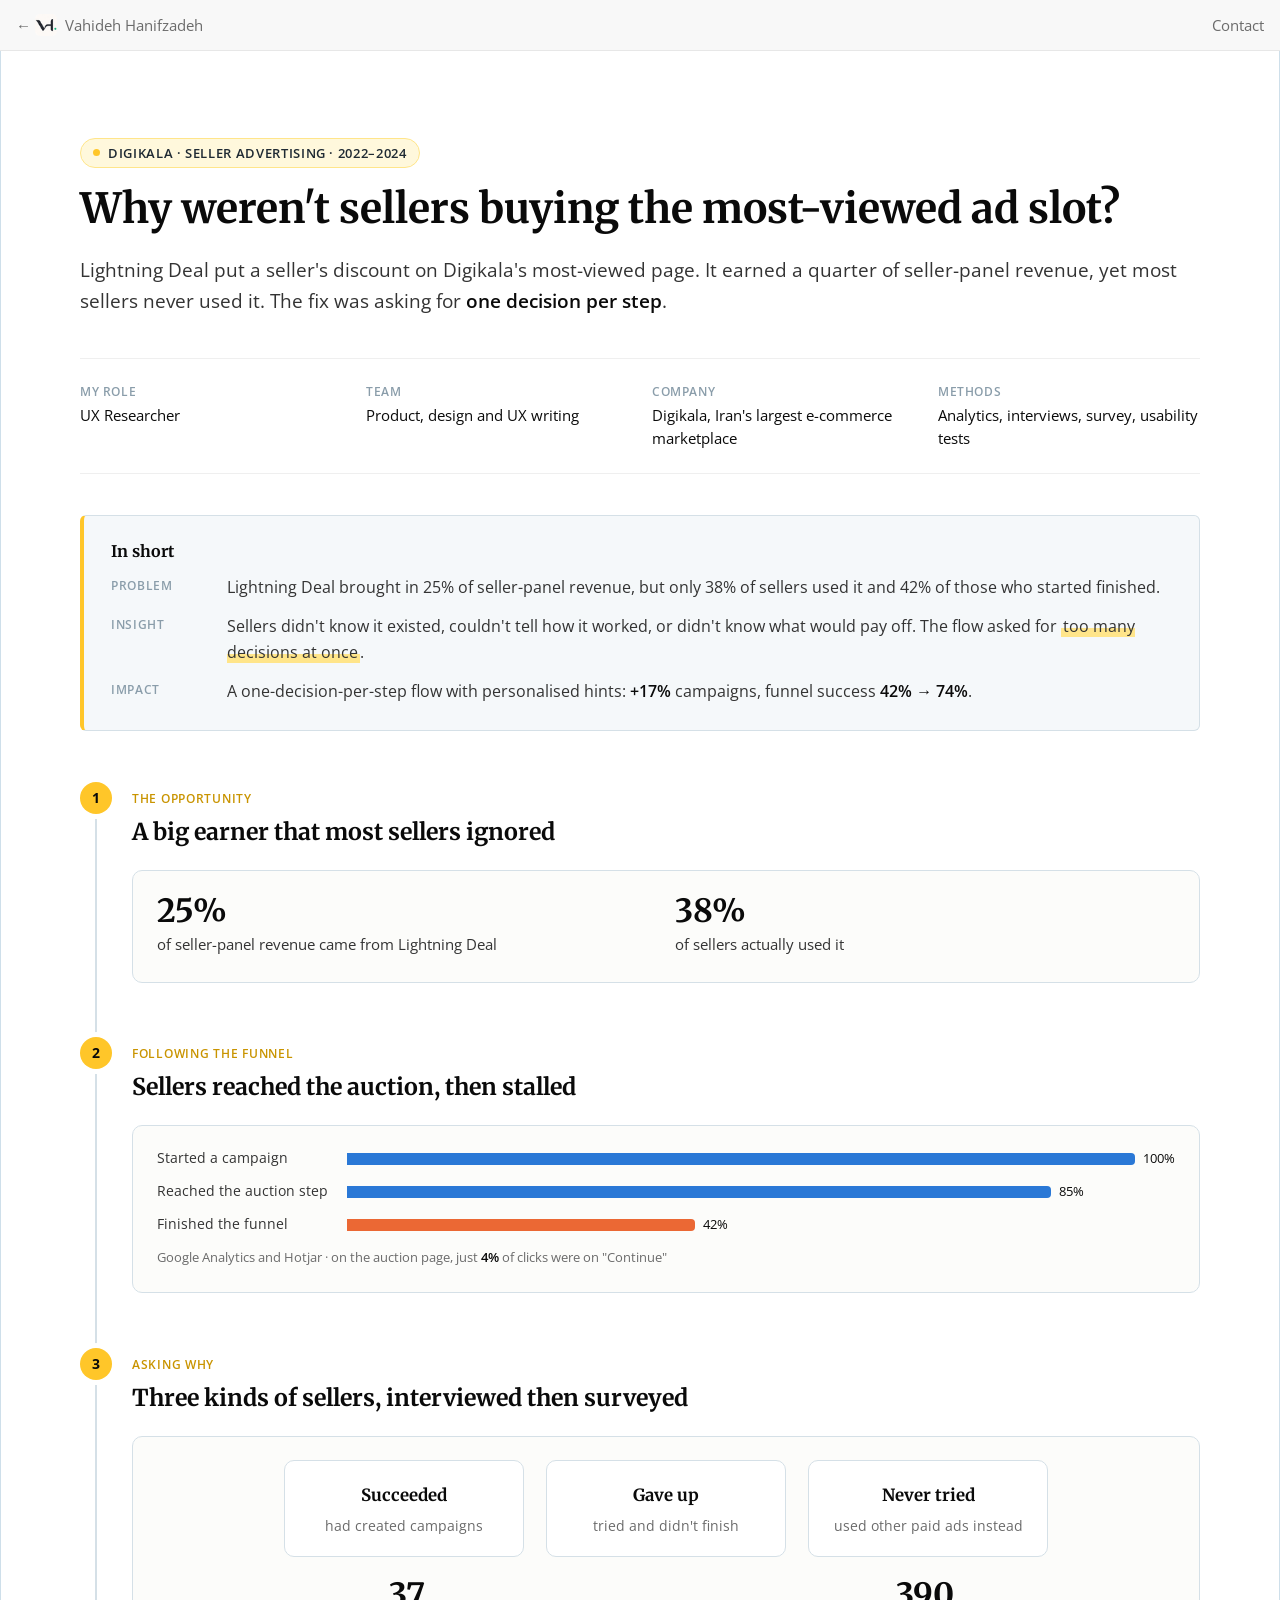
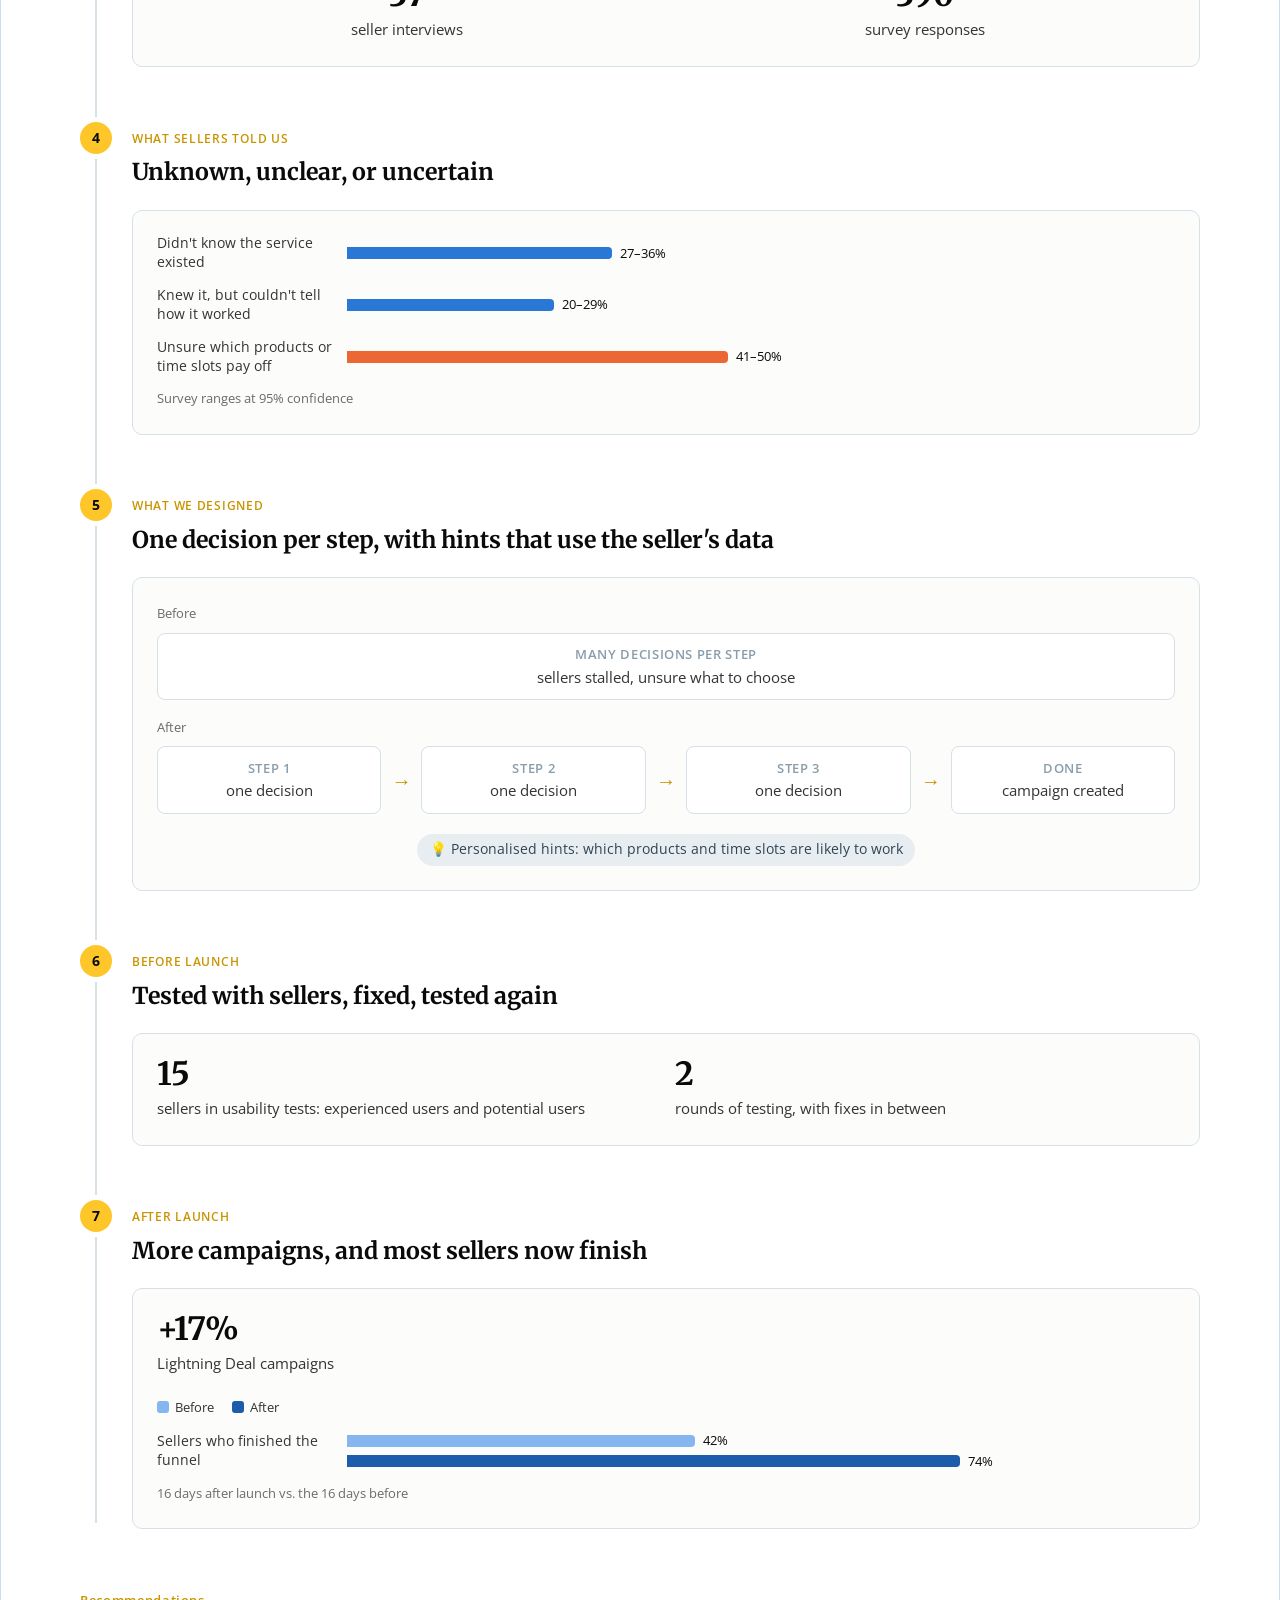
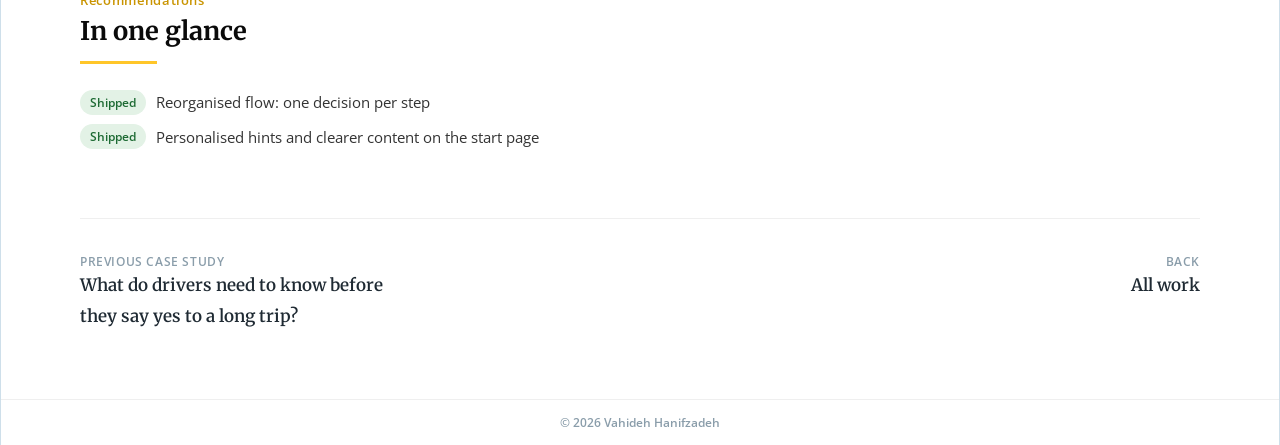
<file: case-studies/lightning-deal.html>
<!doctype html>
<html lang="en">
<head>
<meta charset="utf-8">
<meta name="viewport" content="width=device-width, initial-scale=1">
<title>Lightning Deal — Vahideh Hanifzadeh</title>
<meta name="description" content="Case study: why Digikala sellers weren't using the Lightning Deal ad service, and the redesign that raised campaigns 17% and funnel success from 42% to 74%.">
<link rel="icon" href="../favicon.ico" sizes="48x48">
<link rel="icon" type="image/png" sizes="32x32" href="../assets/favicon-32.png">
<link rel="icon" type="image/png" sizes="16x16" href="../assets/favicon-16.png">
<link rel="icon" type="image/png" sizes="512x512" href="../assets/favicon-512.png">
<link rel="apple-touch-icon" href="../assets/apple-touch-icon.png">
<link rel="preconnect" href="https://fonts.googleapis.com">
<link rel="preconnect" href="https://fonts.gstatic.com" crossorigin>
<link rel="stylesheet" href="https://fonts.googleapis.com/css2?family=Merriweather:ital,wght@0,400;0,700;1,400&family=Open+Sans:ital,wght@0,400;0,600;1,400&display=swap">
<link rel="stylesheet" href="case.css?v=2026-10-16c">
</head>
<body>
<nav class="navbar" aria-label="Main"><div class="bar">
  <a href="../index.html#work">← <img class="logo" src="../assets/favicon-32.png" alt="" width="22" height="22">Vahideh Hanifzadeh</a>
  <a href="../index.html#contact">Contact</a>
</div></nav>

<div class="main"><article class="wrap">

<header class="case-hero">
  <span class="kicker">Digikala · Seller advertising · 2022–2024</span>
  <h1>Why weren't sellers buying the most-viewed ad slot?</h1>
  <p class="sub">Lightning Deal put a seller's discount on Digikala's most-viewed page. It earned a quarter of seller-panel revenue, yet most sellers never used it. The fix was asking for <b>one decision per step</b>.</p>
  <dl class="meta">
    <div><dt>My role</dt><dd>UX Researcher</dd></div>
    <div><dt>Team</dt><dd>Product, design and UX writing</dd></div>
    <div><dt>Company</dt><dd>Digikala, Iran's largest e-commerce marketplace</dd></div>
    <div><dt>Methods</dt><dd>Analytics, interviews, survey, usability tests</dd></div>
  </dl>
</header>

<div class="tldr">
  <h2>In short</h2>
  <ul>
    <li><span>Problem</span><div>Lightning Deal brought in 25% of seller-panel revenue, but only 38% of sellers used it and 42% of those who started finished.</div></li>
    <li><span>Insight</span><div>Sellers didn't know it existed, couldn't tell how it worked, or didn't know what would pay off. The flow asked for <mark>too many decisions at once</mark>.</div></li>
    <li><span>Impact</span><div>A one-decision-per-step flow with personalised hints: <b>+17%</b> campaigns, funnel success <b>42% → 74%</b>.</div></li>
  </ul>
</div>

<ol class="story">

  <li class="step">
    <span class="dot">1</span>
    <span class="when">The opportunity</span>
    <h2>A big earner that most sellers ignored</h2>
    <div class="vis">
      <div class="split">
        <div><div class="big">25%</div><p>of seller-panel revenue came from Lightning Deal</p></div>
        <div><div class="big">38%</div><p>of sellers actually used it</p></div>
      </div>
    </div>
  </li>

  <li class="step">
    <span class="dot">2</span>
    <span class="when">Following the funnel</span>
    <h2>Sellers reached the auction, then stalled</h2>
    <div class="vis">
      <ul class="rows"><li class="row" title="Started a campaign: 100%"><span class="lbl">Started a campaign</span><span class="bars"><div><span class="b" style="width:100%;background:var(--s1)"></span><span class="v">100%</span></div></span></li><li class="row" title="Reached the auction step: 85%"><span class="lbl">Reached the auction step</span><span class="bars"><div><span class="b" style="width:85%;background:var(--s1)"></span><span class="v">85%</span></div></span></li><li class="row" title="Finished the funnel: 42%"><span class="lbl">Finished the funnel</span><span class="bars"><div><span class="b" style="width:42%;background:#eb6834"></span><span class="v">42%</span></div></span></li></ul>
      <p class="cap">Google Analytics and Hotjar · on the auction page, just <b>4%</b> of clicks were on "Continue"</p>
    </div>
  </li>

  <li class="step">
    <span class="dot">3</span>
    <span class="when">Asking why</span>
    <h2>Three kinds of sellers, interviewed then surveyed</h2>
    <div class="vis">
      <div class="vs">
        <div class="grp"><b>Succeeded</b><span>had created campaigns</span></div>
        <div class="grp"><b>Gave up</b><span>tried and didn't finish</span></div>
        <div class="grp"><b>Never tried</b><span>used other paid ads instead</span></div>
      </div>
      <div class="split" style="margin-top:1.3em;text-align:center">
        <div><div class="big">37</div><p>seller interviews</p></div>
        <div><div class="big">390</div><p>survey responses</p></div>
      </div>
    </div>
  </li>

  <li class="step">
    <span class="dot">4</span>
    <span class="when">What sellers told us</span>
    <h2>Unknown, unclear, or uncertain</h2>
    <div class="vis">
      <ul class="rows"><li class="row" title="Didn't know the service existed: 27–36% of potential users"><span class="lbl">Didn't know the service existed</span><span class="bars"><div><span class="b" style="width:32%;background:var(--s1)"></span><span class="v">27–36%</span></div></span></li><li class="row" title="Knew it but couldn't tell how it worked: 20–29%"><span class="lbl">Knew it, but couldn't tell how it worked</span><span class="bars"><div><span class="b" style="width:25%;background:var(--s1)"></span><span class="v">20–29%</span></div></span></li><li class="row" title="Unsure which products or time slots pay off: 41–50% of sellers who tried it"><span class="lbl">Unsure which products or time slots pay off</span><span class="bars"><div><span class="b" style="width:46%;background:#eb6834"></span><span class="v">41–50%</span></div></span></li></ul>
      <p class="cap">Survey ranges at 95% confidence</p>
    </div>
  </li>

  <li class="step">
    <span class="dot">5</span>
    <span class="when">What we designed</span>
    <h2>One decision per step, with hints that use the seller's data</h2>
    <div class="vis">
      <p class="cap" style="margin:0 0 .6em">Before</p>
      <div class="loop"><div class="box" style="flex-basis:100%"><b>Many decisions per step</b>sellers stalled, unsure what to choose</div></div>
      <p class="cap" style="margin:1.2em 0 .6em">After</p>
      <div class="loop">
        <div class="box"><b>Step 1</b>one decision</div><span class="arrow" aria-hidden="true">→</span>
        <div class="box"><b>Step 2</b>one decision</div><span class="arrow" aria-hidden="true">→</span>
        <div class="box"><b>Step 3</b>one decision</div><span class="arrow" aria-hidden="true">→</span>
        <div class="box"><b>Done</b>campaign created</div>
      </div>
      <div class="same" style="margin-top:1.2em"><span>💡 Personalised hints: which products and time slots are likely to work</span></div>
    </div>
  </li>

  <li class="step">
    <span class="dot">6</span>
    <span class="when">Before launch</span>
    <h2>Tested with sellers, fixed, tested again</h2>
    <div class="vis">
      <div class="split">
        <div><div class="big">15</div><p>sellers in usability tests: experienced users and potential users</p></div>
        <div><div class="big">2</div><p>rounds of testing, with fixes in between</p></div>
      </div>
    </div>
  </li>

  <li class="step">
    <span class="dot">7</span>
    <span class="when">After launch</span>
    <h2>More campaigns, and most sellers now finish</h2>
    <div class="vis">
      <div class="split" style="margin-bottom:1.2em"><div><div class="big">+17%</div><p>Lightning Deal campaigns</p></div></div>
      <div class="legend"><span><i style="background:var(--before)"></i>Before</span><span><i style="background:var(--after)"></i>After</span></div>
      <ul class="rows"><li class="row" title="Sellers who finished the funnel: before 42%, after 74%"><span class="lbl">Sellers who finished the funnel</span><span class="bars"><div><span class="b" style="width:42%;background:var(--before)"></span><span class="v">42%</span></div><div><span class="b" style="width:74%;background:var(--after)"></span><span class="v">74%</span></div></span></li></ul>
      <p class="cap">16 days after launch vs. the 16 days before</p>
    </div>
  </li>

</ol>

<section>
  <h2><span class="n">Recommendations</span>In one glance</h2>
  <ul class="next-list">
    <li><span class="status shipped">Shipped</span>Reorganised flow: one decision per step</li>
    <li><span class="status shipped">Shipped</span>Personalised hints and clearer content on the start page</li>
  </ul>
</section>

<nav class="next" aria-label="More case studies">
  <a href="driver-survey.html"><small>Previous case study</small><strong>What do drivers need to know before they say yes to a long trip?</strong></a>
  <a href="../index.html#work" style="text-align:right"><small>Back</small><strong>All work</strong></a>
</nav>

</article>
<footer>© 2026 Vahideh Hanifzadeh</footer>
</div>
</body>
</html>
</file>
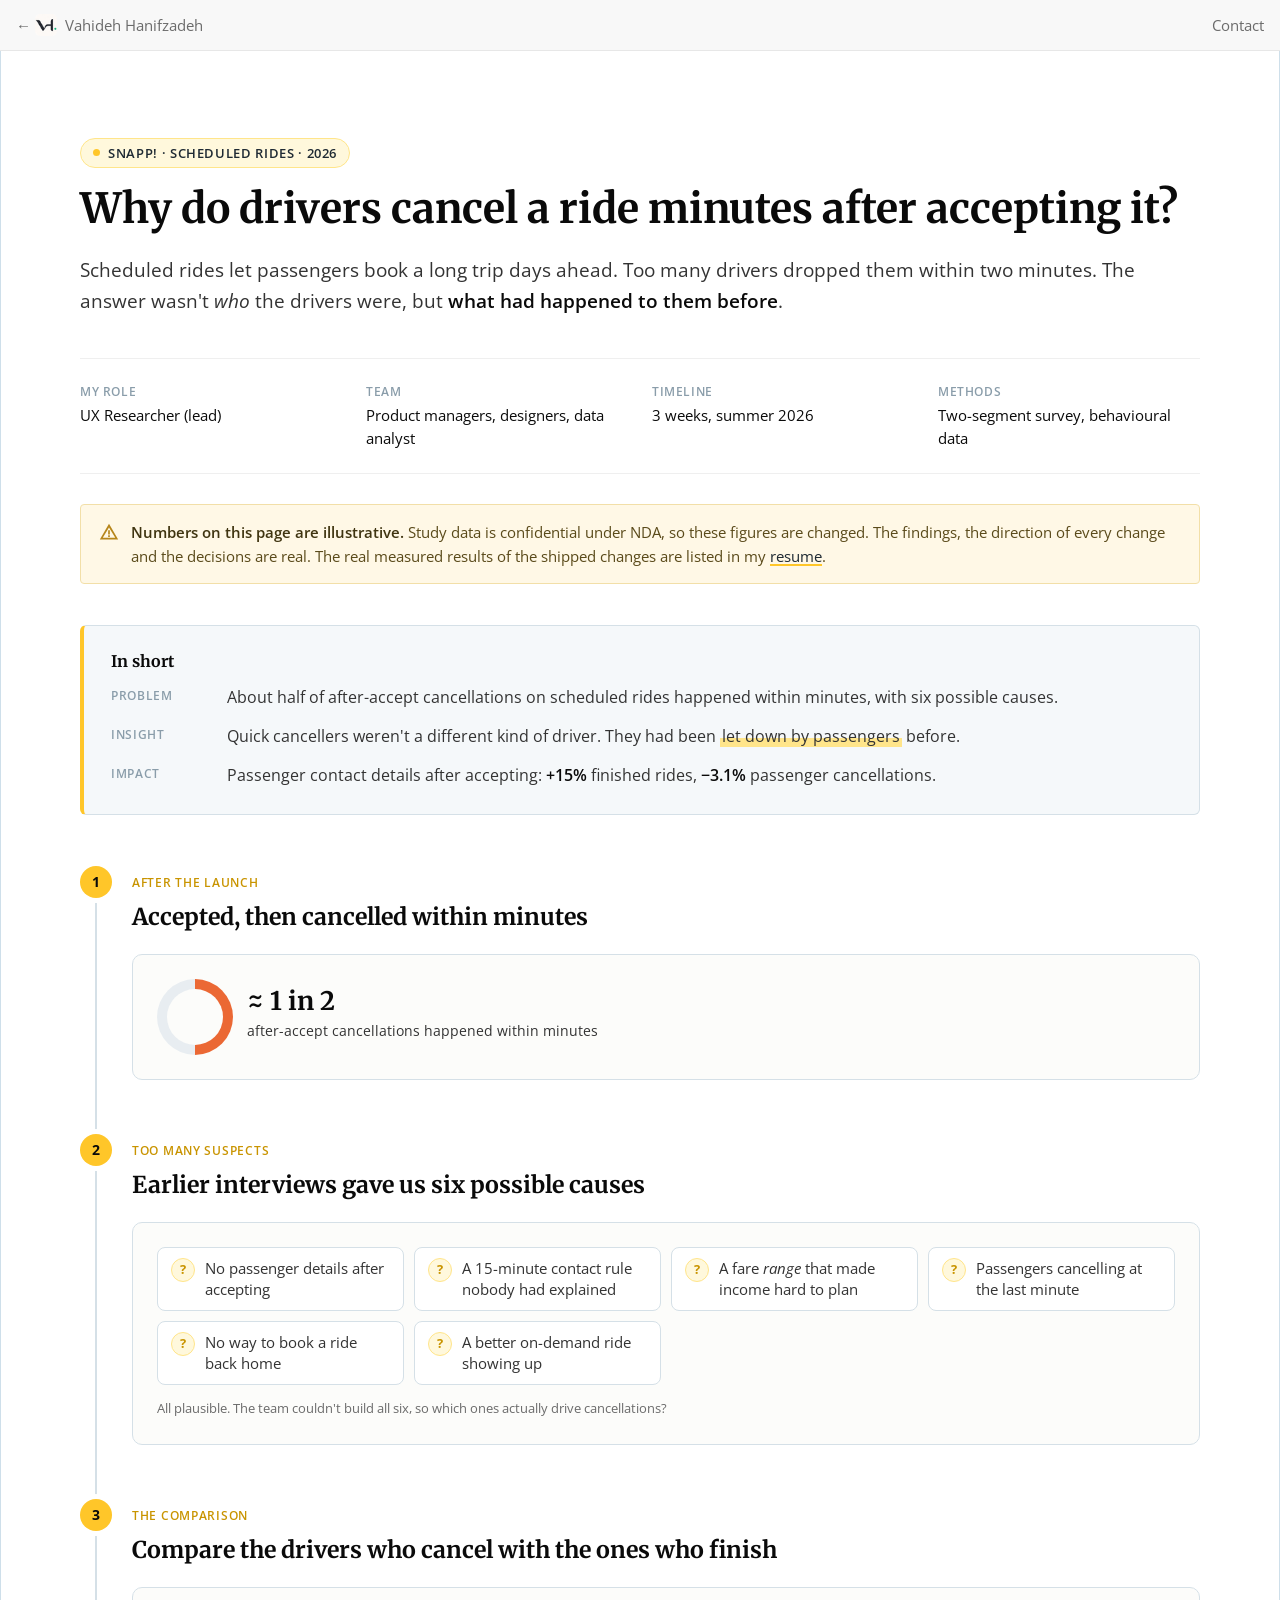
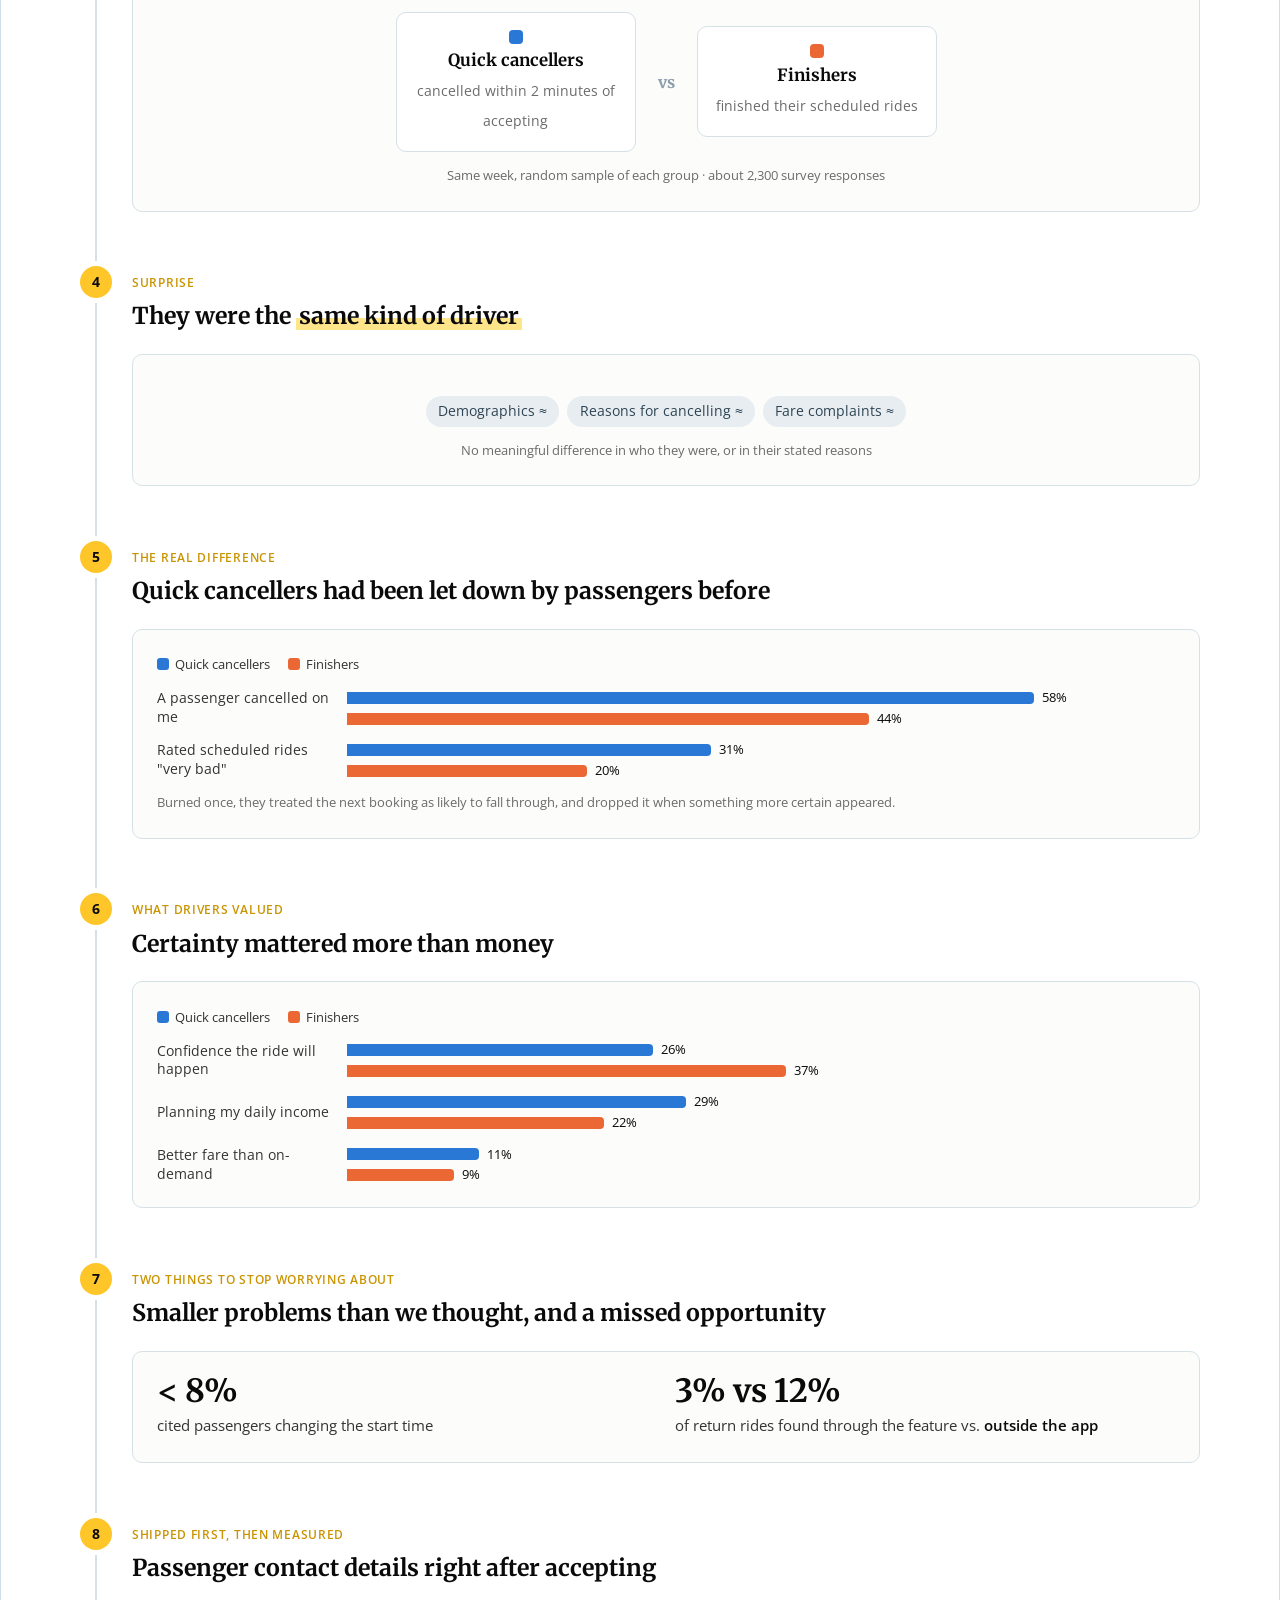
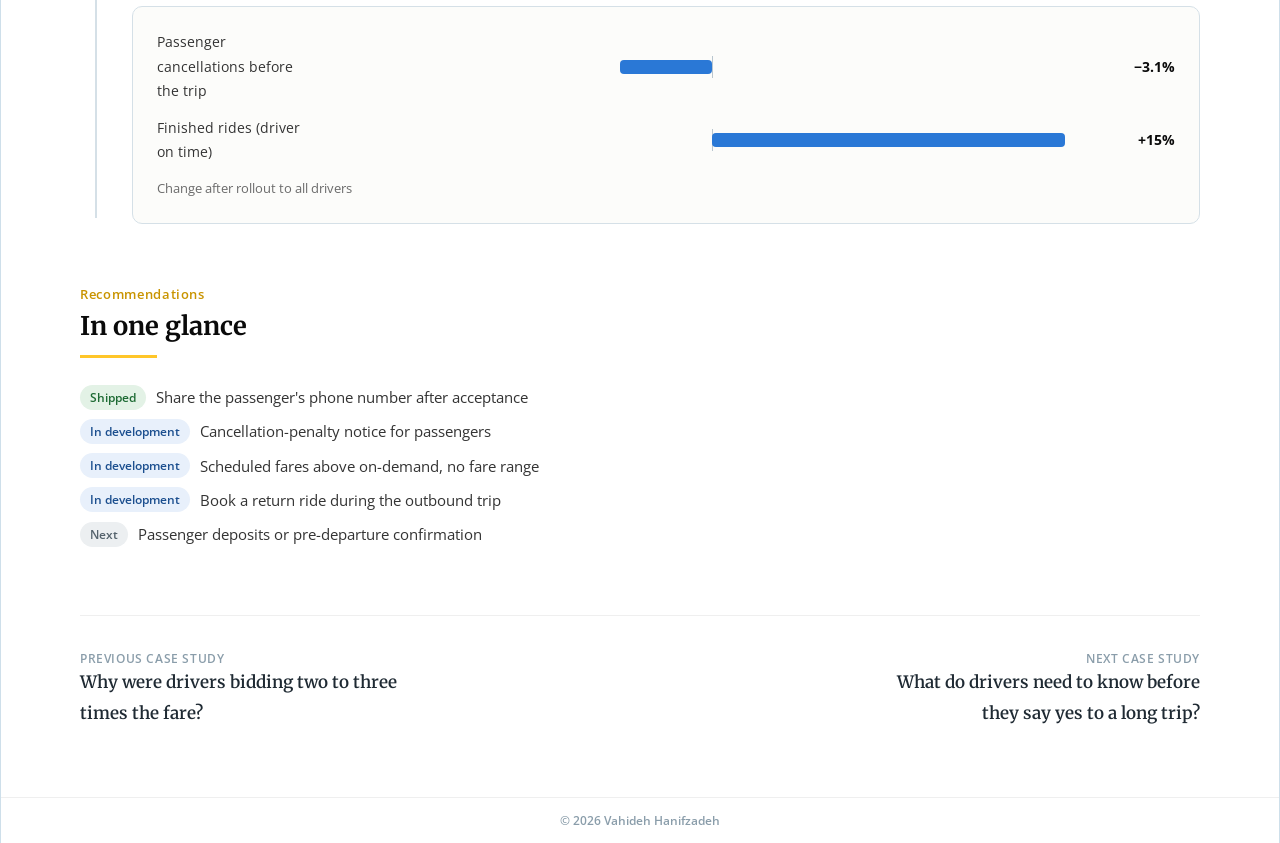
<file: case-studies/scheduled-rides.html>
<!doctype html>
<html lang="en">
<head>
<meta charset="utf-8">
<meta name="viewport" content="width=device-width, initial-scale=1">
<title>Scheduled Rides — Vahideh Hanifzadeh</title>
<meta name="description" content="Case study: why long-distance drivers cancelled scheduled rides minutes after accepting them, and the fix that raised finished rides.">
<link rel="icon" href="../favicon.ico" sizes="48x48">
<link rel="icon" type="image/png" sizes="32x32" href="../assets/favicon-32.png">
<link rel="icon" type="image/png" sizes="16x16" href="../assets/favicon-16.png">
<link rel="icon" type="image/png" sizes="512x512" href="../assets/favicon-512.png">
<link rel="apple-touch-icon" href="../assets/apple-touch-icon.png">
<link rel="preconnect" href="https://fonts.googleapis.com">
<link rel="preconnect" href="https://fonts.gstatic.com" crossorigin>
<link rel="stylesheet" href="https://fonts.googleapis.com/css2?family=Merriweather:ital,wght@0,400;0,700;1,400&family=Open+Sans:ital,wght@0,400;0,600;1,400&display=swap">
<link rel="stylesheet" href="case.css?v=2026-10-16c">
</head>
<body>
<nav class="navbar" aria-label="Main"><div class="bar">
  <a href="../index.html#work">← <img class="logo" src="../assets/favicon-32.png" alt="" width="22" height="22">Vahideh Hanifzadeh</a>
  <a href="../index.html#contact">Contact</a>
</div></nav>

<div class="main"><article class="wrap">

<header class="case-hero">
  <span class="kicker">Snapp! · Scheduled rides · 2026</span>
  <h1>Why do drivers cancel a ride minutes after accepting it?</h1>
  <p class="sub">Scheduled rides let passengers book a long trip days ahead. Too many drivers dropped them within two minutes. The answer wasn't <i>who</i> the drivers were, but <b>what had happened to them before</b>.</p>
  <dl class="meta">
    <div><dt>My role</dt><dd>UX Researcher (lead)</dd></div>
    <div><dt>Team</dt><dd>Product managers, designers, data analyst</dd></div>
    <div><dt>Timeline</dt><dd>3 weeks, summer 2026</dd></div>
    <div><dt>Methods</dt><dd>Two-segment survey, behavioural data</dd></div>
  </dl>
  <div class="nda" role="note">
    <svg viewBox="0 0 24 24" aria-hidden="true"><path fill="currentColor" d="M12 2 1 21h22L12 2zm0 4.5L19.5 19h-15L12 6.5zM11 10v5h2v-5h-2zm0 6v2h2v-2h-2z"/></svg>
    <p><b>Numbers on this page are illustrative.</b> Study data is confidential under NDA, so these figures are changed. The findings, the direction of every change and the decisions are real. The real measured results of the shipped changes are listed in my <a href="../resume.html">resume</a>.</p>
  </div>
</header>

<div class="tldr">
  <h2>In short</h2>
  <ul>
    <li><span>Problem</span><div>About half of after-accept cancellations on scheduled rides happened within minutes, with six possible causes.</div></li>
    <li><span>Insight</span><div>Quick cancellers weren't a different kind of driver. They had been <mark>let down by passengers</mark> before.</div></li>
    <li><span>Impact</span><div>Passenger contact details after accepting: <b>+15%</b> finished rides, <b>−3.1%</b> passenger cancellations.</div></li>
  </ul>
</div>

<ol class="story">

  <li class="step">
    <span class="dot">1</span>
    <span class="when">After the launch</span>
    <h2>Accepted, then cancelled within minutes</h2>
    <div class="vis">
      <div class="rings">
        <div class="ring"><i style="--p:50;--c:#eb6834" aria-hidden="true"></i><div><b>≈ 1 in 2</b><span>after-accept cancellations happened within minutes</span></div></div>
      </div>
    </div>
  </li>

  <li class="step">
    <span class="dot">2</span>
    <span class="when">Too many suspects</span>
    <h2>Earlier interviews gave us six possible causes</h2>
    <div class="vis">
      <div class="suspects">
        <div><span>No passenger details after accepting</span></div>
        <div><span>A 15-minute contact rule nobody had explained</span></div>
        <div><span>A fare <i>range</i> that made income hard to plan</span></div>
        <div><span>Passengers cancelling at the last minute</span></div>
        <div><span>No way to book a ride back home</span></div>
        <div><span>A better on-demand ride showing up</span></div>
      </div>
      <p class="cap">All plausible. The team couldn't build all six, so which ones actually drive cancellations?</p>
    </div>
  </li>

  <li class="step">
    <span class="dot">3</span>
    <span class="when">The comparison</span>
    <h2>Compare the drivers who cancel with the ones who finish</h2>
    <div class="vis">
      <div class="vs">
        <div class="grp"><i style="background:var(--s1)"></i><b>Quick cancellers</b><span>cancelled within 2 minutes of accepting</span></div>
        <span class="x">vs</span>
        <div class="grp"><i style="background:var(--s2)"></i><b>Finishers</b><span>finished their scheduled rides</span></div>
      </div>
      <p class="cap" style="text-align:center">Same week, random sample of each group · about 2,300 survey responses</p>
    </div>
  </li>

  <li class="step">
    <span class="dot">4</span>
    <span class="when">Surprise</span>
    <h2>They were the <mark>same kind of driver</mark></h2>
    <div class="vis">
      <div class="same"><span>Demographics ≈</span><span>Reasons for cancelling ≈</span><span>Fare complaints ≈</span></div>
      <p class="cap" style="text-align:center">No meaningful difference in who they were, or in their stated reasons</p>
    </div>
  </li>

  <li class="step">
    <span class="dot">5</span>
    <span class="when">The real difference</span>
    <h2>Quick cancellers had been let down by passengers before</h2>
    <div class="vis">
      <div class="legend"><span><i style="background:var(--s1)"></i>Quick cancellers</span><span><i style="background:var(--s2)"></i>Finishers</span></div>
      <ul class="rows"><li class="row" title="Passenger cancelled on me: quick cancellers 58%, finishers 44%"><span class="lbl">A passenger cancelled on me</span><span class="bars"><div><span class="b" style="width:83%;background:var(--s1)"></span><span class="v">58%</span></div><div><span class="b" style="width:63%;background:var(--s2)"></span><span class="v">44%</span></div></span></li><li class="row" title="Rated very bad: quick cancellers 31%, finishers 20%"><span class="lbl">Rated scheduled rides "very bad"</span><span class="bars"><div><span class="b" style="width:44%;background:var(--s1)"></span><span class="v">31%</span></div><div><span class="b" style="width:29%;background:var(--s2)"></span><span class="v">20%</span></div></span></li></ul>
      <p class="cap">Burned once, they treated the next booking as likely to fall through, and dropped it when something more certain appeared.</p>
    </div>
  </li>

  <li class="step">
    <span class="dot">6</span>
    <span class="when">What drivers valued</span>
    <h2>Certainty mattered more than money</h2>
    <div class="vis">
      <div class="legend"><span><i style="background:var(--s1)"></i>Quick cancellers</span><span><i style="background:var(--s2)"></i>Finishers</span></div>
      <ul class="rows"><li class="row" title="Confidence the ride will happen: quick cancellers 26%, finishers 37%"><span class="lbl">Confidence the ride will happen</span><span class="bars"><div><span class="b" style="width:37%;background:var(--s1)"></span><span class="v">26%</span></div><div><span class="b" style="width:53%;background:var(--s2)"></span><span class="v">37%</span></div></span></li><li class="row" title="Planning daily income: quick cancellers 29%, finishers 22%"><span class="lbl">Planning my daily income</span><span class="bars"><div><span class="b" style="width:41%;background:var(--s1)"></span><span class="v">29%</span></div><div><span class="b" style="width:31%;background:var(--s2)"></span><span class="v">22%</span></div></span></li><li class="row" title="Better fare than on-demand: quick cancellers 11%, finishers 9%"><span class="lbl">Better fare than on-demand</span><span class="bars"><div><span class="b" style="width:16%;background:var(--s1)"></span><span class="v">11%</span></div><div><span class="b" style="width:13%;background:var(--s2)"></span><span class="v">9%</span></div></span></li></ul>
    </div>
  </li>

  <li class="step">
    <span class="dot">7</span>
    <span class="when">Two things to stop worrying about</span>
    <h2>Smaller problems than we thought, and a missed opportunity</h2>
    <div class="vis">
      <div class="split">
        <div><div class="big">&lt; 8%</div><p>cited passengers changing the start time</p></div>
        <div><div class="big">3% vs 12%</div><p>of return rides found through the feature vs. <b>outside the app</b></p></div>
      </div>
    </div>
  </li>

  <li class="step">
    <span class="dot">8</span>
    <span class="when">Shipped first, then measured</span>
    <h2>Passenger contact details right after accepting</h2>
    <div class="vis">
      <ul class="div-rows"><li class="div-row" title="Passenger cancellations before the trip: −3.1% (better)"><span class="lbl">Passenger cancellations before the trip</span><span class="div-track"><i class="neg" style="width:12%;background:#2a78d6"></i></span><span class="v">−3.1%</span></li><li class="div-row" title="Finished rides where the driver arrived on time: +15% (better)"><span class="lbl">Finished rides (driver on time)</span><span class="div-track"><i class="pos" style="width:46%;background:#2a78d6"></i></span><span class="v">+15%</span></li></ul>
      <p class="cap">Change after rollout to all drivers</p>
    </div>
  </li>

</ol>

<section>
  <h2><span class="n">Recommendations</span>In one glance</h2>
  <ul class="next-list">
    <li><span class="status shipped">Shipped</span>Share the passenger's phone number after acceptance</li>
    <li><span class="status dev">In development</span>Cancellation-penalty notice for passengers</li>
    <li><span class="status dev">In development</span>Scheduled fares above on-demand, no fare range</li>
    <li><span class="status dev">In development</span>Book a return ride during the outbound trip</li>
    <li><span class="status later">Next</span>Passenger deposits or pre-departure confirmation</li>
  </ul>
</section>

<nav class="next" aria-label="More case studies">
  <a href="bid-win-chance.html"><small>Previous case study</small><strong>Why were drivers bidding two to three times the fare?</strong></a>
  <a href="driver-survey.html" style="text-align:right"><small>Next case study</small><strong>What do drivers need to know before they say yes to a long trip?</strong></a>
</nav>

</article>
<footer>© 2026 Vahideh Hanifzadeh</footer>
</div>
</body>
</html>
</file>
<file: case-studies/case.css>
/* Case study pages. Same look as index.html (Phantom-style): grey page,
   white centred column, Merriweather headings, Open Sans body. */
:root{
  --page:#E9EDF0; --main:#FFFFFF; --edge:#CEDFEA;
  --ink:#0A0A0A; --text:#333333; --muted:#6B6B6B; --soft:#8A9DAA;
  --btn-ink:#2E4453; --btn-line:#D5E0E7; --btn-hover:#B0C5D2;
  --bar:#ECEFF1; --tint:#F5F8FA; --link:#1E6FB8; --hover:#FF5B33;
  --nav:#F8F8F8; --nav-line:#E7E7E7;
  /* chart colours, validated (dataviz validator): two-group comparison uses
     categorical slots 1-2; before/after uses a one-hue ordinal pair */
  --s1:#2a78d6; --s2:#eb6834; --before:#86b6ef; --after:#1c5cab;
  --serif:"Merriweather", Georgia, serif;
  --sans:"Open Sans", "Helvetica Neue", Arial, sans-serif;
  color-scheme:light;
}
*{box-sizing:border-box}
html{scroll-behavior:smooth;scroll-padding-top:64px}
@media (prefers-reduced-motion: reduce){html{scroll-behavior:auto}}
body{margin:0;background:var(--page);color:var(--text);font:400 17px/1.75 var(--sans);-webkit-font-smoothing:antialiased}
h1,h2,h3{font-family:var(--serif);font-weight:700;color:var(--ink);margin:0;line-height:1.3;text-wrap:balance}
p{margin:0}
a{color:var(--link);text-decoration:none;transition:color .2s}
a:hover{color:var(--hover)}
a:focus-visible{outline:2px solid var(--btn-ink);outline-offset:3px;border-radius:2px}
b,strong{color:var(--ink);font-weight:600}

.navbar{position:fixed;inset:0 0 auto 0;z-index:10;background:var(--nav);border-bottom:1px solid var(--nav-line)}
.navbar .bar{max-width:1200px;margin:0 auto;display:flex;align-items:center;justify-content:space-between;gap:16px;padding:0 16px;min-height:50px}
.navbar a{color:var(--muted);font-size:15px}
.navbar a:hover{color:var(--ink)}

.main{max-width:1200px;margin:0 auto;background:var(--main);border-inline:1px solid var(--edge);min-height:100vh}
.wrap{max-width:46rem;margin:0 auto;padding:calc(50px + 5em) clamp(16px,5vw,32px) 4em}

/* Hero */
.kicker{display:block;font:600 13px var(--sans);letter-spacing:.05em;text-transform:uppercase;color:var(--soft);margin-bottom:1em}
.case-hero h1{font-size:clamp(1.8rem,4.6vw,2.6rem)}
.case-hero .sub{font-size:1.2rem;color:var(--text);margin-top:1em;line-height:1.65}
.meta{display:grid;grid-template-columns:repeat(auto-fit,minmax(min(100%,9.5rem),1fr));gap:18px 24px;margin:2.4em 0 0;padding:1.4em 0;border-block:1px solid #EFEFEF}
.meta dt{font:600 12px var(--sans);letter-spacing:.05em;text-transform:uppercase;color:var(--soft)}
.meta dd{margin:.3em 0 0;font-size:15px;line-height:1.5;color:var(--ink)}

.nda{display:flex;gap:12px;align-items:flex-start;margin-top:2em;padding:1em 1.2em;background:#FFF8E6;border:1px solid #F2DFA8;border-radius:4px;font-size:15px;line-height:1.6;color:#5A4A1A}
.nda svg{flex:none;width:20px;height:20px;margin-top:2px;color:#B7861B}
.nda b{color:#3F3410}

.tldr{margin-top:2.4em;background:var(--tint);border:1px solid var(--btn-line);border-radius:4px;padding:1.5em 1.6em}
.tldr h2{font-size:1rem;margin-bottom:.8em}
.tldr ul{margin:0;padding:0;list-style:none;display:grid;gap:.8em}
.tldr li{display:grid;grid-template-columns:6.5rem 1fr;gap:12px;font-size:16px;line-height:1.6}
.tldr li span{font:600 12px/1.9 var(--sans);letter-spacing:.05em;text-transform:uppercase;color:var(--soft)}

/* Sections */
section{margin-top:3.6em}
section > h2{font-size:clamp(1.3rem,3vw,1.6rem);position:relative;padding-bottom:.6em;margin-bottom:1em}
section > h2::after{content:"";position:absolute;left:0;bottom:0;width:3em;height:3px;background:var(--bar)}
section > h2 .n{font:600 13px var(--sans);color:var(--soft);letter-spacing:.05em;display:block;margin-bottom:.5em}
section p + p{margin-top:1em}
section ul.plain{margin:1em 0 0;padding-left:1.2em;display:grid;gap:.5em}
section ul.plain + p{margin-top:1em}

/* Insight = statement + evidence */
.insight{margin-top:2em;padding-left:1.2em;border-left:3px solid var(--btn-line)}
.insight h3{font-size:1.12rem;margin-bottom:.5em}
.insight p{font-size:16px}
.quote{margin:1.6em 0 0;padding:1em 1.3em;background:var(--tint);border-radius:4px;font-style:italic;color:var(--ink)}
.quote cite{display:block;margin-top:.5em;font-style:normal;font-size:14px;color:var(--muted)}

/* Bar charts: values are printed as text on every row, so the chart reads
   without colour; hovering a row also shows its value (title tooltip). */
.chart{margin-top:1.6em;padding:1.3em 1.4em 1.1em;border:1px solid var(--btn-line);border-radius:4px}
.chart figcaption{font:600 15px/1.4 var(--sans);color:var(--ink);margin-bottom:.2em}
.chart .note{font-size:13px;color:var(--muted);margin-bottom:1em}
.legend{display:flex;flex-wrap:wrap;gap:6px 18px;font-size:13px;color:var(--text);margin-bottom:1em}
.legend i{display:inline-block;width:12px;height:12px;border-radius:3px;margin-right:6px;vertical-align:-1px}
.rows{list-style:none;margin:0;padding:0;display:grid;gap:14px}
.row{display:grid;grid-template-columns:minmax(0,11rem) minmax(0,1fr);gap:4px 14px;align-items:center;font-size:14px;line-height:1.35}
.row > .lbl{color:var(--text)}
.bars{display:grid;gap:3px}
.bars div{display:flex;align-items:center;gap:8px}
.bars span.b{display:block;height:12px;border-radius:0 4px 4px 0;min-width:2px}
.bars span.v{font-size:13px;color:var(--ink);font-variant-numeric:tabular-nums;white-space:nowrap}
.row:hover .lbl{color:var(--ink)}
.row:hover span.b{filter:brightness(.92)}
@media (max-width:560px){ .row{grid-template-columns:1fr} }

/* Decisions table */
.decisions{width:100%;border-collapse:collapse;margin-top:1.4em;font-size:15px;line-height:1.5}
.decisions th{text-align:left;font:600 12px var(--sans);letter-spacing:.05em;text-transform:uppercase;color:var(--soft);padding:.6em .8em .6em 0;border-bottom:1px solid var(--btn-line)}
.decisions td{padding:.9em .8em .9em 0;border-bottom:1px solid #EFEFEF;vertical-align:top}
.status{display:inline-block;font-size:12px;font-weight:600;padding:2px 10px;border-radius:99px;white-space:nowrap}
.status.shipped{background:#E3F2E6;color:#1E6B34}
.status.dev{background:#E8F0FB;color:#1C4F8F}
.status.later{background:var(--bar);color:#55636D}
@media (max-width:560px){
  .decisions thead{display:none}
  .decisions tr{display:grid;padding:.8em 0;border-bottom:1px solid #EFEFEF}
  .decisions td{border:0;padding:.15em 0}
}

/* Impact tiles */
.impact{display:grid;grid-template-columns:repeat(auto-fit,minmax(min(100%,10rem),1fr));gap:1px;background:var(--btn-line);border:1px solid var(--btn-line);border-radius:4px;overflow:hidden;margin-top:1.4em}
.impact > div{background:var(--tint);padding:1.6em 1.2em;text-align:center}
.impact .num{font:700 clamp(1.9rem,4vw,2.4rem)/1 var(--serif);color:var(--btn-ink);font-variant-numeric:tabular-nums}
.impact .cap{margin-top:.6em;font-size:14px;line-height:1.45;color:var(--muted)}
.impact-note{font-size:13px;color:var(--muted);margin-top:.7em}

.learn{display:grid;gap:1em;margin-top:1em}
.learn div{padding:1em 1.2em;border:1px solid var(--btn-line);border-radius:4px}
.learn b{display:block;margin-bottom:.2em}

.next{margin-top:4em;padding-top:2em;border-top:1px solid #EFEFEF;display:flex;justify-content:space-between;gap:16px;flex-wrap:wrap}
.next a{display:block;max-width:20rem}
.next small{display:block;font:600 12px var(--sans);letter-spacing:.05em;text-transform:uppercase;color:var(--soft)}
.next strong{font-family:var(--serif);color:inherit}
footer{border-top:1px solid #EFEFEF;padding:1em clamp(16px,5vw,32px);font-size:12px;font-weight:600;color:var(--soft);text-align:center}

/* ===== Colour & motion layer: one yellow accent for highlights, bars and
   hover states only (never body text). Mirrors index.html. ===== */
:root{ --accent:#FFC629; --accent-soft:#FFE58A; --accent-tint:#FFF8DC; --accent-deep:#C99400; --ink2:#1F2A33 }
::selection{background:var(--accent-soft);color:var(--ink)}
.wrap a{color:var(--ink2);background:linear-gradient(var(--accent),var(--accent)) 0 100%/100% 2px no-repeat;transition:background-size .25s ease}
.wrap a:hover{color:var(--ink);background-size:100% 100%}
.navbar a .logo{width:22px;height:22px;border-radius:5px;vertical-align:-5px;margin-right:8px}
mark{color:inherit;padding:0 .12em;background:linear-gradient(transparent 58%, var(--accent-soft) 58%) 0 0/0% 100% no-repeat;animation:draw .9s cubic-bezier(.2,.7,.2,1) .6s forwards}
@keyframes draw{to{background-size:100% 100%}}

/* Hero entrance */
.case-hero > *{opacity:0;transform:translateY(12px);animation:rise .7s cubic-bezier(.2,.7,.2,1) forwards}
.case-hero > :nth-child(2){animation-delay:.1s}.case-hero > :nth-child(3){animation-delay:.2s}
.case-hero > :nth-child(4){animation-delay:.3s}.case-hero > :nth-child(5){animation-delay:.4s}
@keyframes rise{to{opacity:1;transform:none}}
.kicker{display:inline-flex;align-items:center;gap:8px;color:var(--ink2);background:var(--accent-tint);border:1px solid var(--accent-soft);padding:5px 12px;border-radius:99px}
.kicker::before{content:"";width:7px;height:7px;border-radius:50%;background:var(--accent)}

/* Accents */
section > h2::after{background:var(--accent)}
section > h2 .n{color:var(--accent-deep)}
.tldr{border-left:4px solid var(--accent);border-radius:6px}
.insight{transition:border-color .3s}
.insight:hover{border-left-color:var(--accent)}
.impact .num{display:inline-block;padding:0 .12em;background:linear-gradient(transparent 62%, var(--accent-soft) 62%)}
.learn div{border-radius:8px;transition:border-color .25s, transform .25s, box-shadow .25s}
.learn div:hover{border-color:var(--accent-soft);transform:translateY(-2px);box-shadow:0 10px 24px -18px rgba(31,42,51,.4)}
.decisions tr{transition:background .2s}
.decisions tbody tr:hover{background:var(--accent-tint)}
.next a{background:none;transition:transform .25s}
.next a:hover{transform:translateX(3px)}
.next a:first-child:hover{transform:translateX(-3px)}

@media (prefers-reduced-motion: reduce){
  .case-hero > *{opacity:1;transform:none;animation:none}
  mark{animation:none;background-size:100% 100%}
  .learn div,.next a{transition:none}
}

/* ===== Timeline story layout (shared by the visual case studies) ===== */
.story{list-style:none;margin:3em 0 0;padding:0;position:relative}
.story::before{content:"";position:absolute;left:15px;top:6px;bottom:6px;width:2px;background:var(--btn-line)}
.step{position:relative;padding:0 0 3.2em 52px}
.step:last-child{padding-bottom:0}
.dot{position:absolute;left:0;top:0;width:32px;height:32px;border-radius:50%;background:var(--accent);color:var(--ink);font:700 14px/32px var(--sans);text-align:center;box-shadow:0 0 0 5px #fff}
.step .when{font:600 12px var(--sans);letter-spacing:.06em;text-transform:uppercase;color:var(--accent-deep)}
.step h2{font-size:clamp(1.2rem,2.8vw,1.45rem);margin:.25em 0 .5em}
.step > p{font-size:16px;max-width:36rem}
.vis{margin-top:1.3em;padding:1.4em;border:1px solid var(--btn-line);border-radius:10px;background:#FCFCFA}
.vis .cap{font-size:13px;color:var(--muted);margin-top:.9em}
/* rings */
.rings{display:flex;flex-wrap:wrap;gap:22px 34px;align-items:center}
.ring{display:flex;align-items:center;gap:14px}
.ring i{--p:50;width:76px;height:76px;border-radius:50%;flex:none;background:conic-gradient(var(--c,#2a78d6) calc(var(--p)*1%), #E8EDF1 0);display:grid;place-items:center}
.ring i::after{content:"";width:56px;height:56px;border-radius:50%;background:#FCFCFA}
.ring b{display:block;font:700 1.6rem/1 var(--serif);color:var(--ink)}
.ring span{font-size:14px;color:var(--text);line-height:1.4}
/* people */
.people{display:flex;gap:6px;align-items:flex-end}
.people svg{width:34px;height:44px}
.people .on{fill:#eb6834}.people .off{fill:#D5DDE3}
.people-row{display:flex;flex-wrap:wrap;gap:16px 26px;align-items:center}
.people-row p{font-size:15px;max-width:22rem;margin:0}
/* loop */
.loop{display:flex;flex-wrap:wrap;align-items:center;gap:10px}
.loop .box{flex:1 1 9rem;background:#fff;border:1px solid var(--btn-line);border-radius:8px;padding:.8em 1em;font-size:14.5px;line-height:1.45;text-align:center}
.loop .box b{display:block;font-size:13px;color:var(--soft);font-weight:600;text-transform:uppercase;letter-spacing:.05em;margin-bottom:.2em}
.loop .arrow{color:var(--accent-deep);font:700 20px var(--sans)}
.loop-back{font-size:13px;color:var(--muted);text-align:center;margin-top:.8em}
/* phone mock */
.mock{display:flex;flex-wrap:wrap;gap:24px;align-items:center}
.phone{width:240px;border:2px solid #1F2A33;border-radius:22px;padding:16px 14px;background:#fff;box-shadow:0 14px 30px -20px rgba(31,42,51,.5)}
.phone .row1{display:flex;justify-content:space-between;font-size:13px;color:var(--muted)}
.phone .price{font:700 1.7rem var(--serif);color:var(--ink);margin:.35em 0 .2em}
.phone .meter{height:10px;border-radius:99px;background:#E8EDF1;overflow:hidden}
.phone .meter i{display:block;height:100%;width:72%;background:linear-gradient(90deg,#FFC629,#1baf7a);border-radius:99px;animation:fill 1.6s cubic-bezier(.2,.7,.2,1) .4s both}
@keyframes fill{from{width:0}}
.phone .chance{display:flex;justify-content:space-between;font-size:13px;margin-top:.45em}
.phone .chance b{color:#1E6B34}
.phone .btnx{margin-top:1em;background:#1F2A33;color:#fff;text-align:center;border-radius:99px;padding:.55em;font-size:14px;font-weight:600}
.tiers{display:grid;gap:8px;font-size:14.5px}
.tier{display:flex;align-items:center;gap:10px}
.tier span{display:inline-block;min-width:6.5rem;text-align:center;padding:.3em .8em;border-radius:99px;font-weight:600;font-size:13px}
.t1{background:#1F2A33;color:#fff}.t2{background:#FFE58A;color:#3F3410}.t3{background:#E8EDF1;color:#2E4453}
/* diverging bars */
.div-rows{list-style:none;margin:0;padding:0;display:grid;gap:12px}
.div-row{display:grid;grid-template-columns:minmax(0,10rem) minmax(0,1fr) 4.2rem;gap:12px;align-items:center;font-size:14px}
.div-track{position:relative;height:14px}
.div-track::before{content:"";position:absolute;left:50%;top:-4px;bottom:-4px;width:1px;background:#B9C6CF}
.div-track i{position:absolute;top:0;height:100%;border-radius:4px}
.div-track i.neg{right:50%}.div-track i.pos{left:50%}
.div-row .v{font-weight:700;color:var(--ink);font-variant-numeric:tabular-nums;text-align:right}
.legend2{display:flex;gap:18px;flex-wrap:wrap;font-size:13px;margin-bottom:1em}
.legend2 i{display:inline-block;width:12px;height:12px;border-radius:3px;margin-right:6px;vertical-align:-1px}
.next-list{list-style:none;margin:0;padding:0;display:grid;gap:8px}
.next-list li{display:flex;gap:10px;align-items:center;font-size:15px}
@media (max-width:560px){.loop{flex-direction:column;align-items:stretch}.loop .arrow{text-align:center;transform:rotate(90deg)}.div-row{grid-template-columns:1fr 3.6rem}.div-row .lbl{grid-column:1 / -1}.story::before{left:13px}.dot{width:28px;height:28px;line-height:28px}.step{padding-left:44px}}
@media (prefers-reduced-motion: reduce){.phone .meter i{animation:none}}
/* suspects grid and two-group comparison */
.suspects{display:grid;grid-template-columns:repeat(auto-fit,minmax(min(100%,13rem),1fr));gap:10px}
.suspects div{background:#fff;border:1px solid var(--btn-line);border-radius:8px;padding:.7em .9em;font-size:14.5px;line-height:1.45;display:flex;gap:10px;align-items:flex-start}
.suspects div::before{content:"?";flex:none;width:22px;height:22px;border-radius:50%;background:var(--accent-tint);border:1px solid var(--accent-soft);color:var(--accent-deep);font:700 13px/20px var(--sans);text-align:center}
.vs{display:flex;flex-wrap:wrap;align-items:center;justify-content:center;gap:14px 22px;text-align:center}
.vs .grp{flex:1 1 11rem;max-width:15rem;background:#fff;border:1px solid var(--btn-line);border-radius:10px;padding:1em}
.vs .grp b{display:block;font:700 1.05rem var(--serif);color:var(--ink);margin:.35em 0 .2em}
.vs .grp span{font-size:13.5px;color:var(--muted)}
.vs .grp i{display:block;width:14px;height:14px;border-radius:4px;margin:0 auto}
.vs .x{font:700 1rem var(--serif);color:var(--soft)}
.same{display:flex;flex-wrap:wrap;gap:8px;margin-top:1em;justify-content:center}
.same span{font-size:13.5px;padding:.3em .9em;border-radius:99px;background:#E8EDF1;color:#2E4453}
.split{display:grid;grid-template-columns:repeat(auto-fit,minmax(min(100%,14rem),1fr));gap:18px}
.split .big{font:700 2rem/1 var(--serif);color:var(--ink)}
.split p{font-size:14.5px;margin-top:.4em}
@media (max-width:560px){.vs{flex-direction:column}.vs .grp{flex:none;width:100%;max-width:none}}
/* Wider reading column on desktop (smaller side margins) */
@media (min-width:900px){
  .wrap{max-width:62rem;padding-inline:40px}
  .step > p{max-width:48rem}
}
/* Wider layout on large screens */
@media (min-width:900px){
  .main, .navbar .bar{max-width:1440px}
  .wrap{max-width:76rem;padding-inline:48px}
  .step > p{max-width:60rem}
}
</file>
